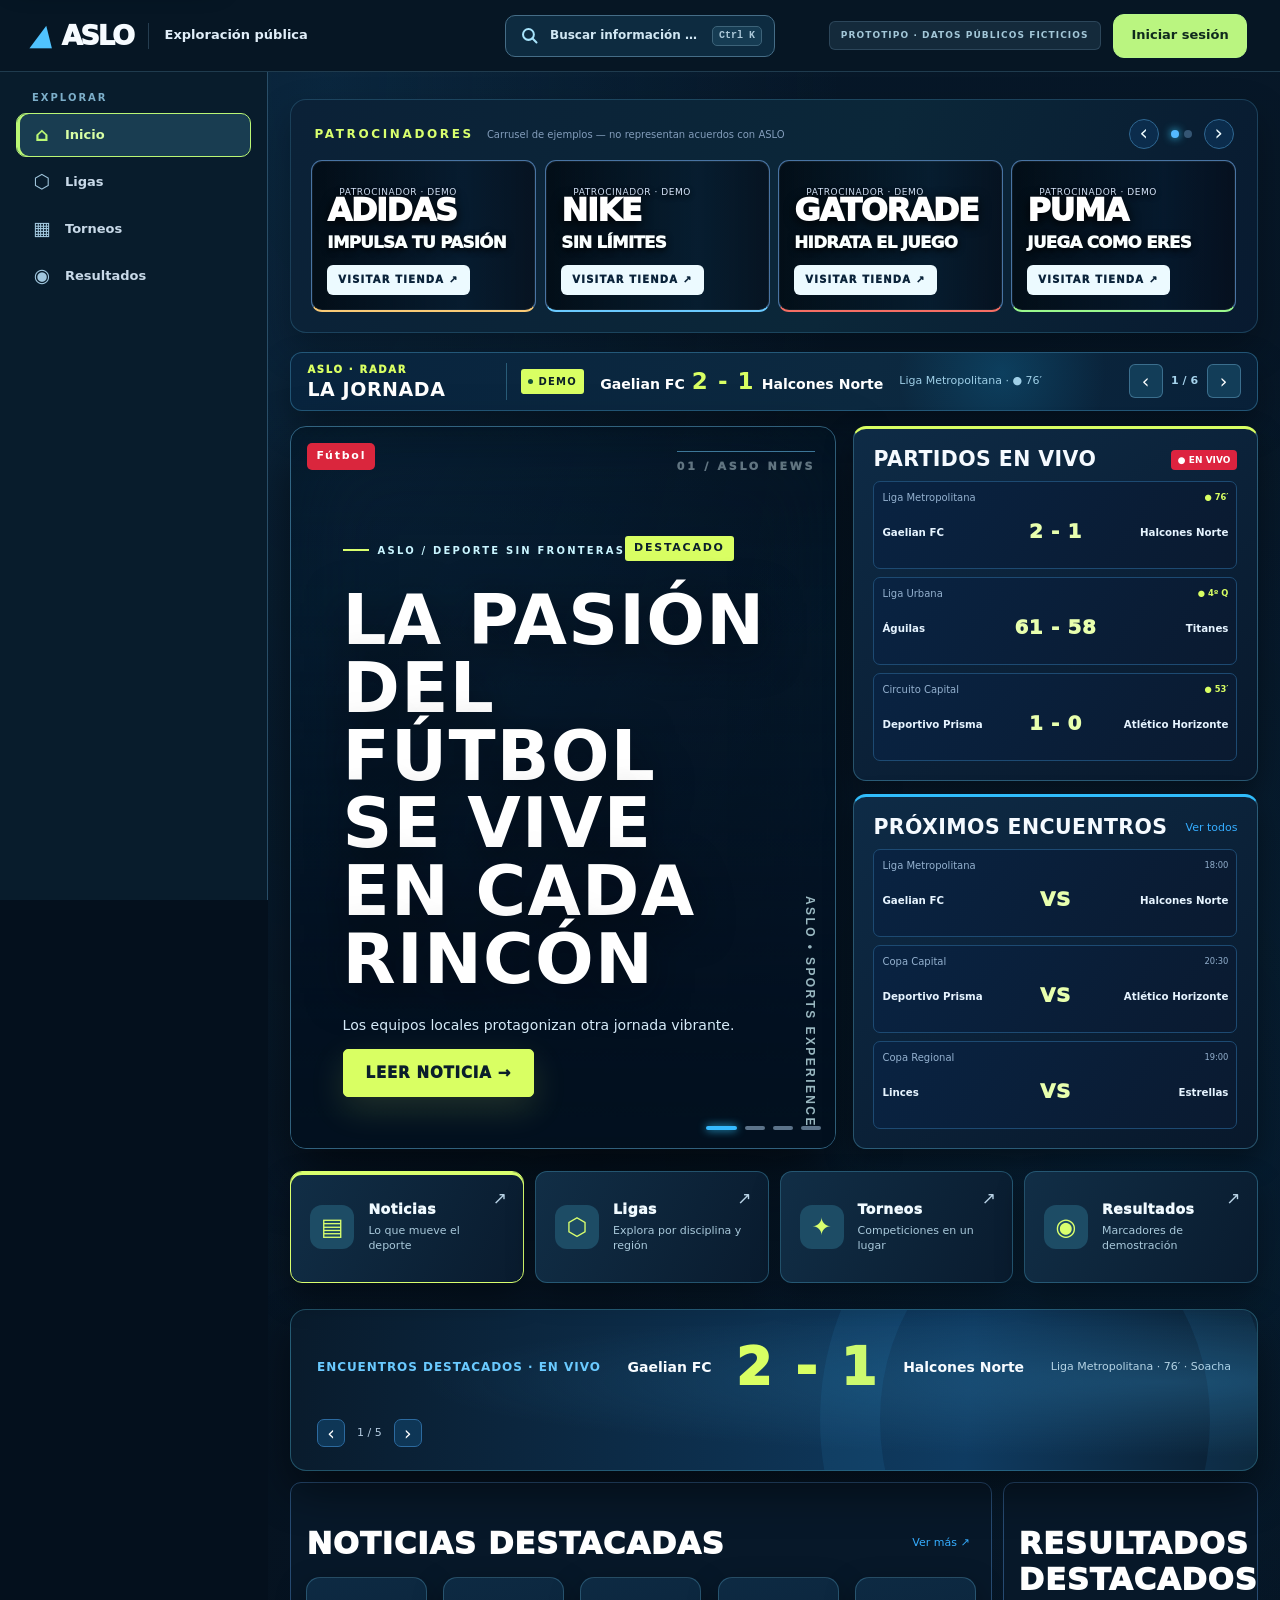
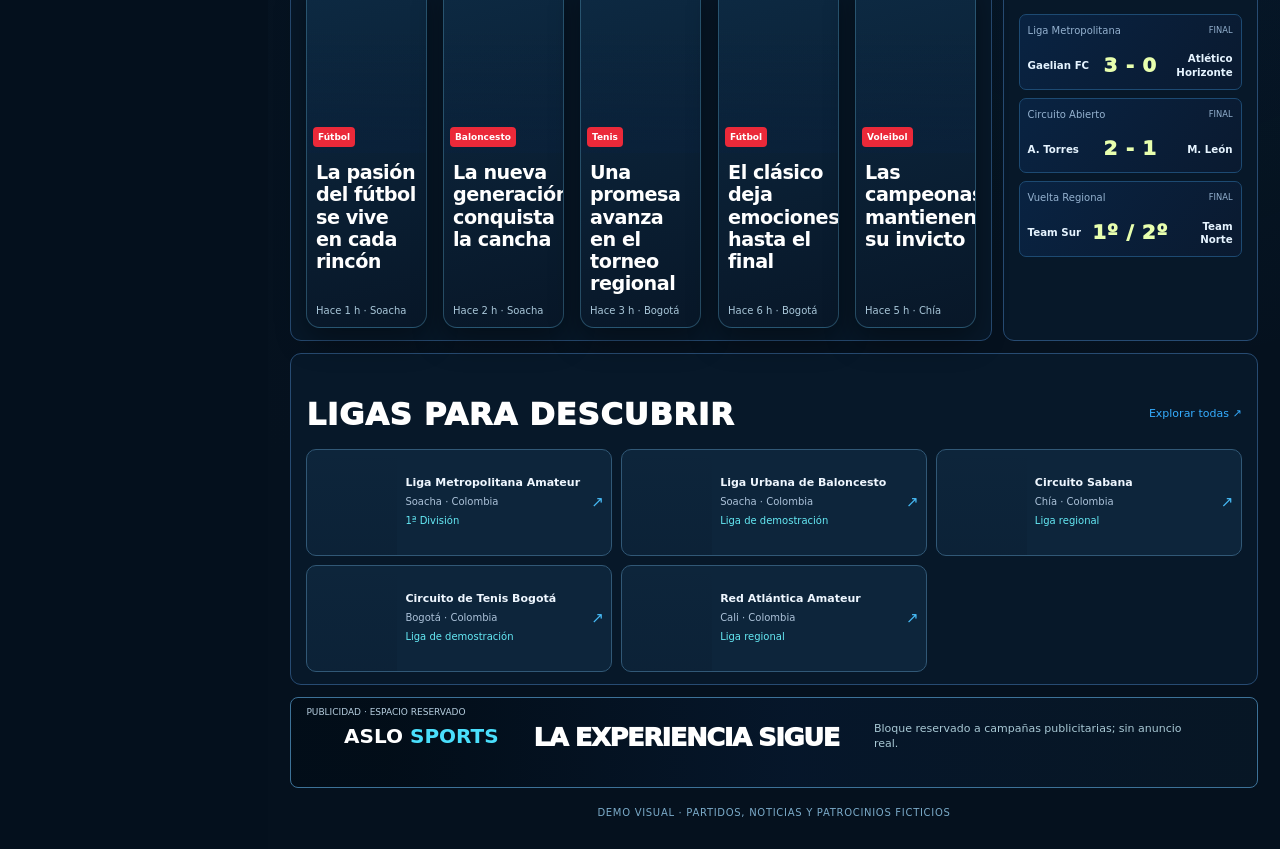
<file: index.html>
<!DOCTYPE html><html lang="es"><head><meta charset="utf-8"><meta name="viewport" content="width=device-width,initial-scale=1"><meta name="theme-color" content="#06182b"><title>asloXP · Noticias</title><link rel="stylesheet" href="assets/styles.css"><link rel="stylesheet" href="assets/preferences.css?v=11"><link rel="stylesheet" href="assets/visitor-v4.css?v=5"><link rel="stylesheet" href="assets/visitor-v5.css?v=6"><link rel="stylesheet" href="assets/organizer-workspace.css?v=13"><link rel="stylesheet" href="assets/organizer-account.css?v=13"><link rel="stylesheet" href="assets/aslo-shell.css?v=3"><link rel="stylesheet" href="assets/visitor-shell.css?v=3"><link rel="stylesheet" href="assets/gaming-experience.css?v=2"><link rel="stylesheet" href="assets/experience-v6.css?v=2"><link rel="stylesheet" href="assets/experience-v7.css?v=1"></head><body data-page="inicio"><noscript>Este prototipo requiere JavaScript.</noscript><script src="assets/auth-v2.js?v=16"></script><script src="assets/aslo-shell.js?v=4"></script><script src="assets/organizer-account.js?v=16"></script><script src="assets/visitor-shell.js?v=3"></script><script src="assets/visitor-v4.js?v=6"></script><script src="assets/gaming-experience.js?v=2"></script><script src="assets/experience-v6.js?v=1"></script><script defer src="assets/experience-v7.js?v=1"></script></body></html>
</file>
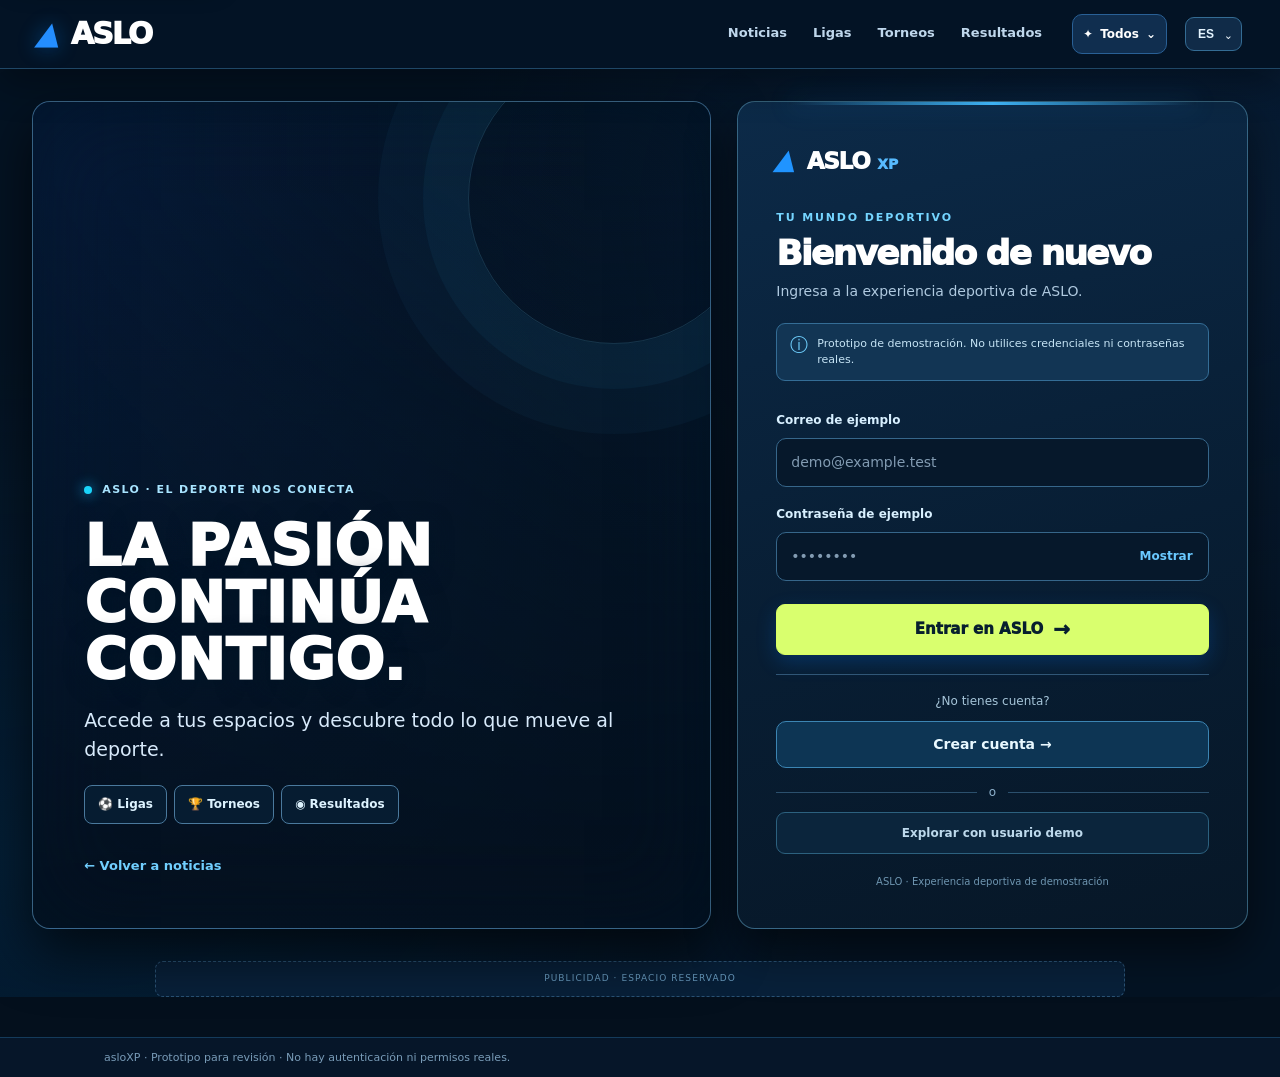
<file: acceso.html>
<!DOCTYPE html><html lang="es"><head><meta charset="utf-8"><meta name="viewport" content="width=device-width,initial-scale=1"><meta name="theme-color" content="#0a1518"><title>asloXP · Iniciar sesión</title><link rel="stylesheet" href="assets/styles.css"><link rel="stylesheet" href="assets/preferences.css?v=11"><link rel="stylesheet" href="assets/visitor-v4.css?v=5"><link rel="stylesheet" href="assets/visitor-v5.css?v=6"><link rel="stylesheet" href="assets/auth-v7.css?v=9"><link rel="stylesheet" href="assets/gaming-experience.css?v=2"><link rel="stylesheet" href="assets/experience-v6.css?v=2"><link rel="stylesheet" href="assets/experience-v7.css?v=1"></head><body data-page="acceso"><noscript>Este prototipo requiere JavaScript.</noscript><script src="assets/auth-v2.js?v=14"></script><script src="assets/visitor-nav.js?v=7"></script><script src="assets/gaming-experience.js?v=2"></script><script src="assets/experience-v7.js?v=1"></script></body></html>
</file>
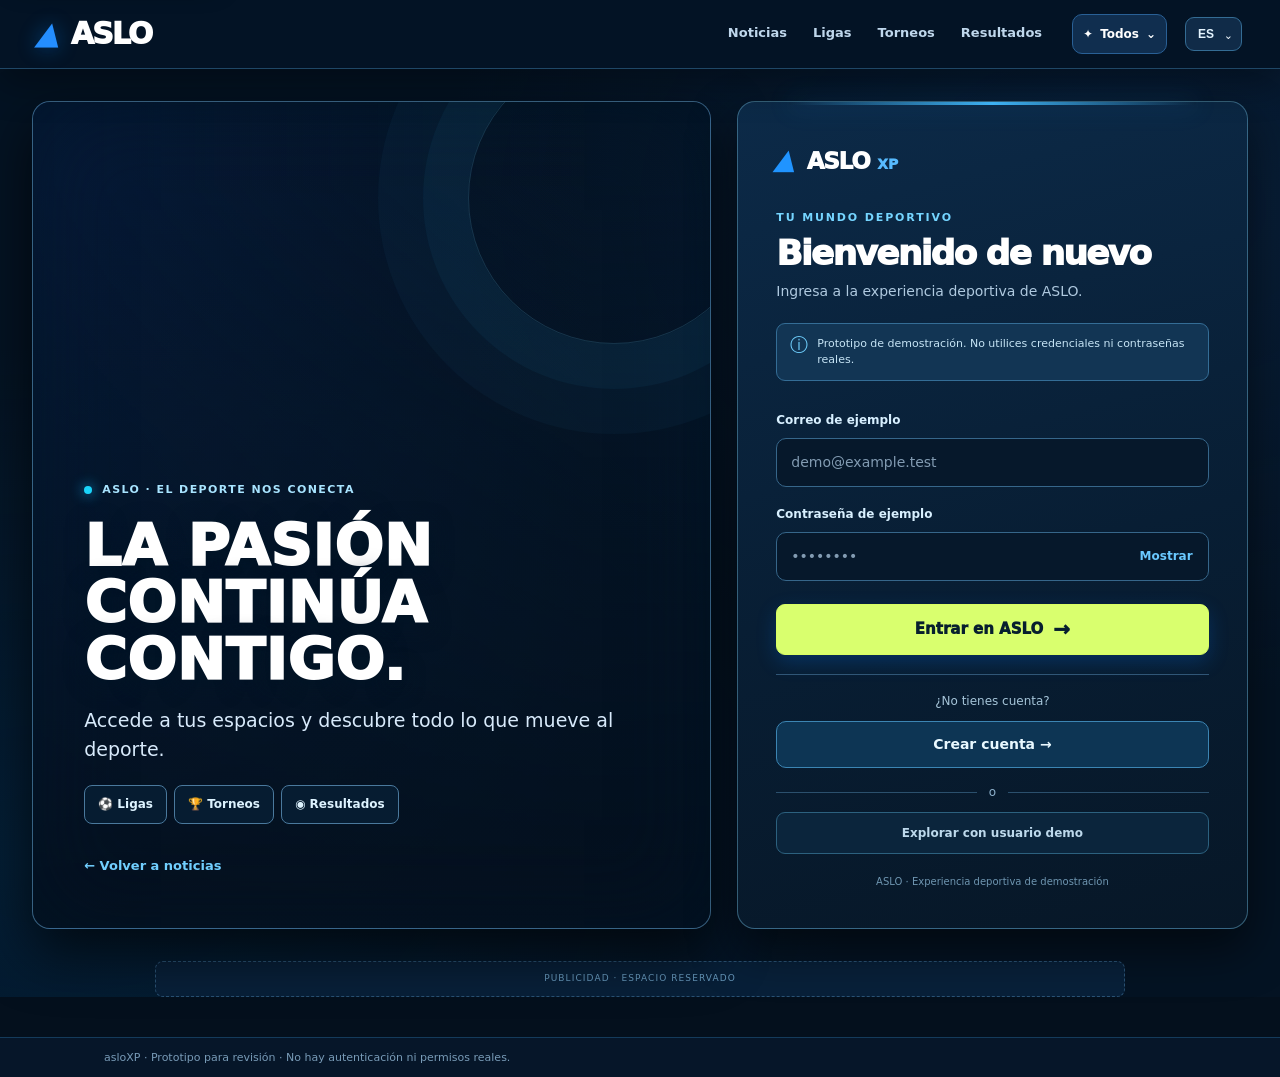
<file: cuenta.html>
<!DOCTYPE html><html lang="es"><head><meta charset="utf-8"><meta name="viewport" content="width=device-width,initial-scale=1"><meta name="theme-color" content="#0a1518"><title>asloXP · Cuenta y configuración</title><link rel="stylesheet" href="assets/styles.css"><link rel="stylesheet" href="assets/preferences.css?v=11"><link rel="stylesheet" href="assets/gaming-experience.css?v=2"><link rel="stylesheet" href="assets/identity-modes.css?v=1"><link rel="stylesheet" href="assets/experience-v6.css?v=2"><link rel="stylesheet" href="assets/experience-v7.css?v=1"></head><body data-page="cuenta"><noscript>Esta demostración requiere JavaScript.</noscript><script src="assets/auth-v2.js?v=14"></script><script src="assets/gaming-experience.js?v=2"></script><script defer src="assets/experience-v7.js?v=1"></script></body></html>
</file>
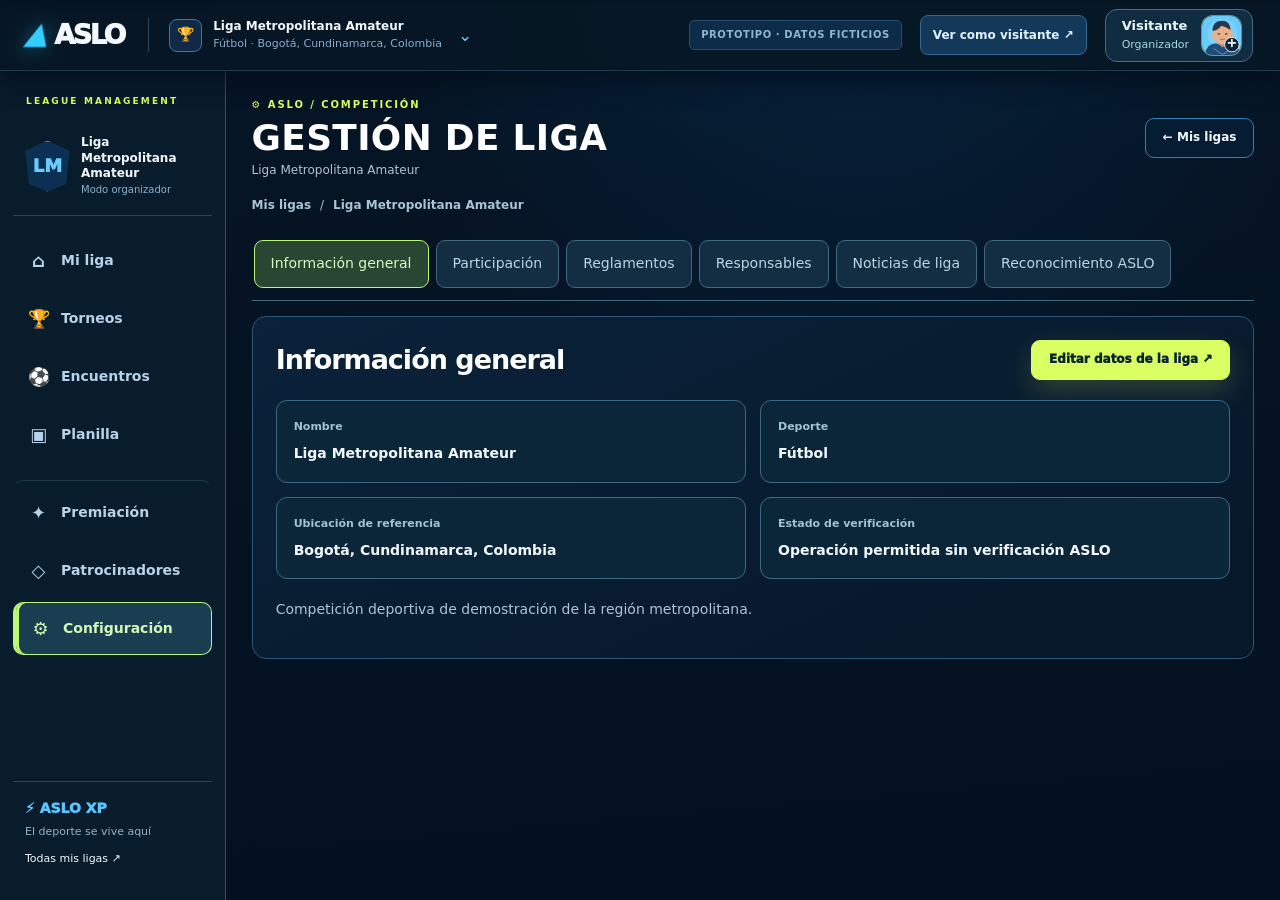
<file: liga-admin.html>
<!DOCTYPE html>
<html lang="es"><head><meta charset="utf-8"><meta name="viewport" content="width=device-width,initial-scale=1"><meta name="theme-color" content="#051324">
<meta name="description" content="Prototipo interactivo del modo organizador de ligas ASLO: experiencia deportiva, torneos, planillas, premios y patrocinadores. Datos ficticios.">
<title>ASLO · Arena del administrador de ligas</title>
<link rel="stylesheet" href="assets/styles.css">
<link rel="stylesheet" href="assets/preferences.css?v=11">
<link rel="stylesheet" href="assets/league-arena.css?v=5">
<link rel="stylesheet" href="assets/gaming-experience.css?v=2">
<link rel="stylesheet" href="assets/experience-v6.css?v=2"><link rel="stylesheet" href="assets/experience-v7.css?v=1"><link rel="stylesheet" href="assets/organizer-detail.css?v=1"><link rel="stylesheet" href="assets/organizer-account.css?v=111"><link rel="stylesheet" href="assets/aslo-shell.css?v=3"><link rel="stylesheet" href="assets/motion-xp10.css?v=1"></head><body data-page="liga-admin"><div id="league-arena"><main style="padding:32px;background:#051324;color:#fff;min-height:90vh"><h1>ASLO · Liga Metropolitana</h1><p>Experiencia deportiva del organizador. Se requiere JavaScript para las interacciones.</p><p><a href="index.html">Volver a Noticias</a></p></main></div><noscript><p>Activa JavaScript para revisar el prototipo.</p></noscript>
<script src="assets/auth-v2.js?v=16"></script>
<script src="assets/league-manager.js?v=2"></script>
<script src="assets/league-arena.js?v=11"></script><script src="assets/organizer-account.js?v=16"></script>
<script src="assets/gaming-experience.js?v=2"></script>
<script src="assets/experience-v6.js?v=1"></script><script src="assets/experience-v7.js?v=1"></script><script src="assets/motion-xp10.js?v=11"></script></body></html>
</file>
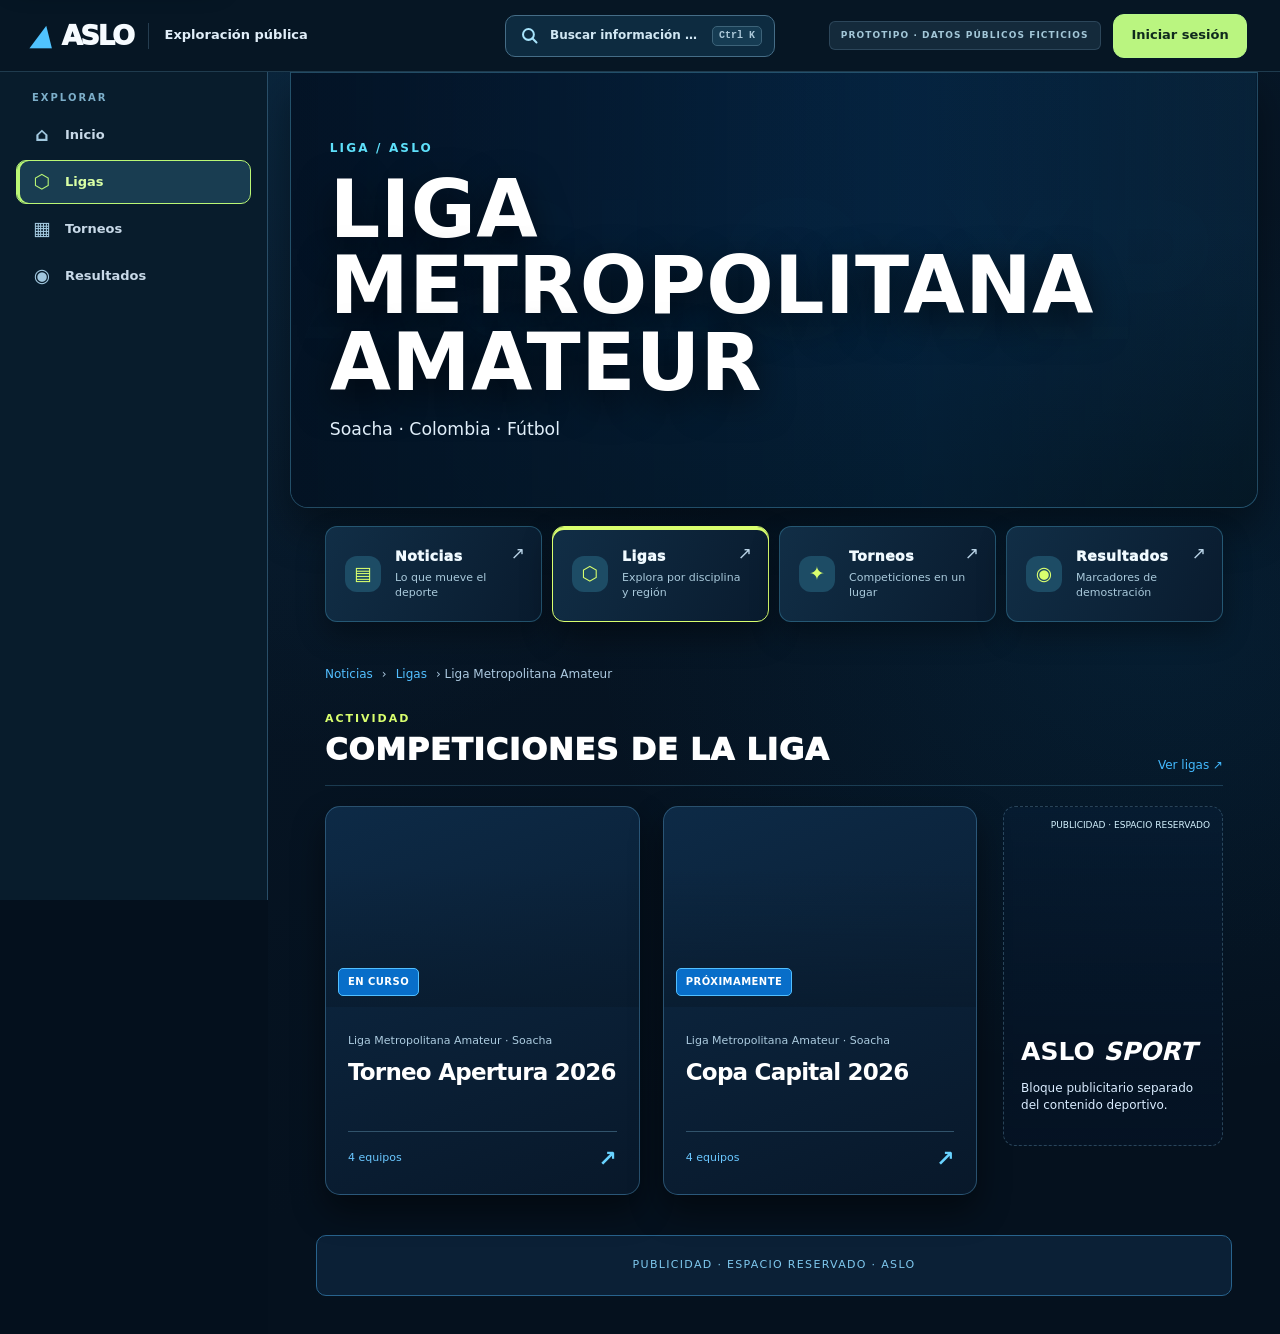
<file: liga.html>
<!DOCTYPE html><html lang="es"><head><meta charset="utf-8"><meta name="viewport" content="width=device-width,initial-scale=1"><meta name="theme-color" content="#06182b"><title>asloXP · Detalle de liga</title><link rel="stylesheet" href="assets/styles.css"><link rel="stylesheet" href="assets/preferences.css?v=11"><link rel="stylesheet" href="assets/visitor-v4.css?v=5"><link rel="stylesheet" href="assets/visitor-v5.css?v=6"><link rel="stylesheet" href="assets/organizer-workspace.css?v=13"><link rel="stylesheet" href="assets/organizer-account.css?v=13"><link rel="stylesheet" href="assets/aslo-shell.css?v=3"><link rel="stylesheet" href="assets/visitor-shell.css?v=3"><link rel="stylesheet" href="assets/gaming-experience.css?v=2"><link rel="stylesheet" href="assets/experience-v6.css?v=2"><link rel="stylesheet" href="assets/experience-v7.css?v=1"></head><body data-page="liga"><noscript>Este prototipo requiere JavaScript.</noscript><script src="assets/auth-v2.js?v=16"></script><script src="assets/aslo-shell.js?v=4"></script><script src="assets/organizer-account.js?v=16"></script><script src="assets/visitor-shell.js?v=3"></script><script src="assets/visitor-pages.js?v=7"></script><script src="assets/gaming-experience.js?v=2"></script><script src="assets/experience-v6.js?v=1"></script><script defer src="assets/experience-v7.js?v=1"></script></body></html>
</file>
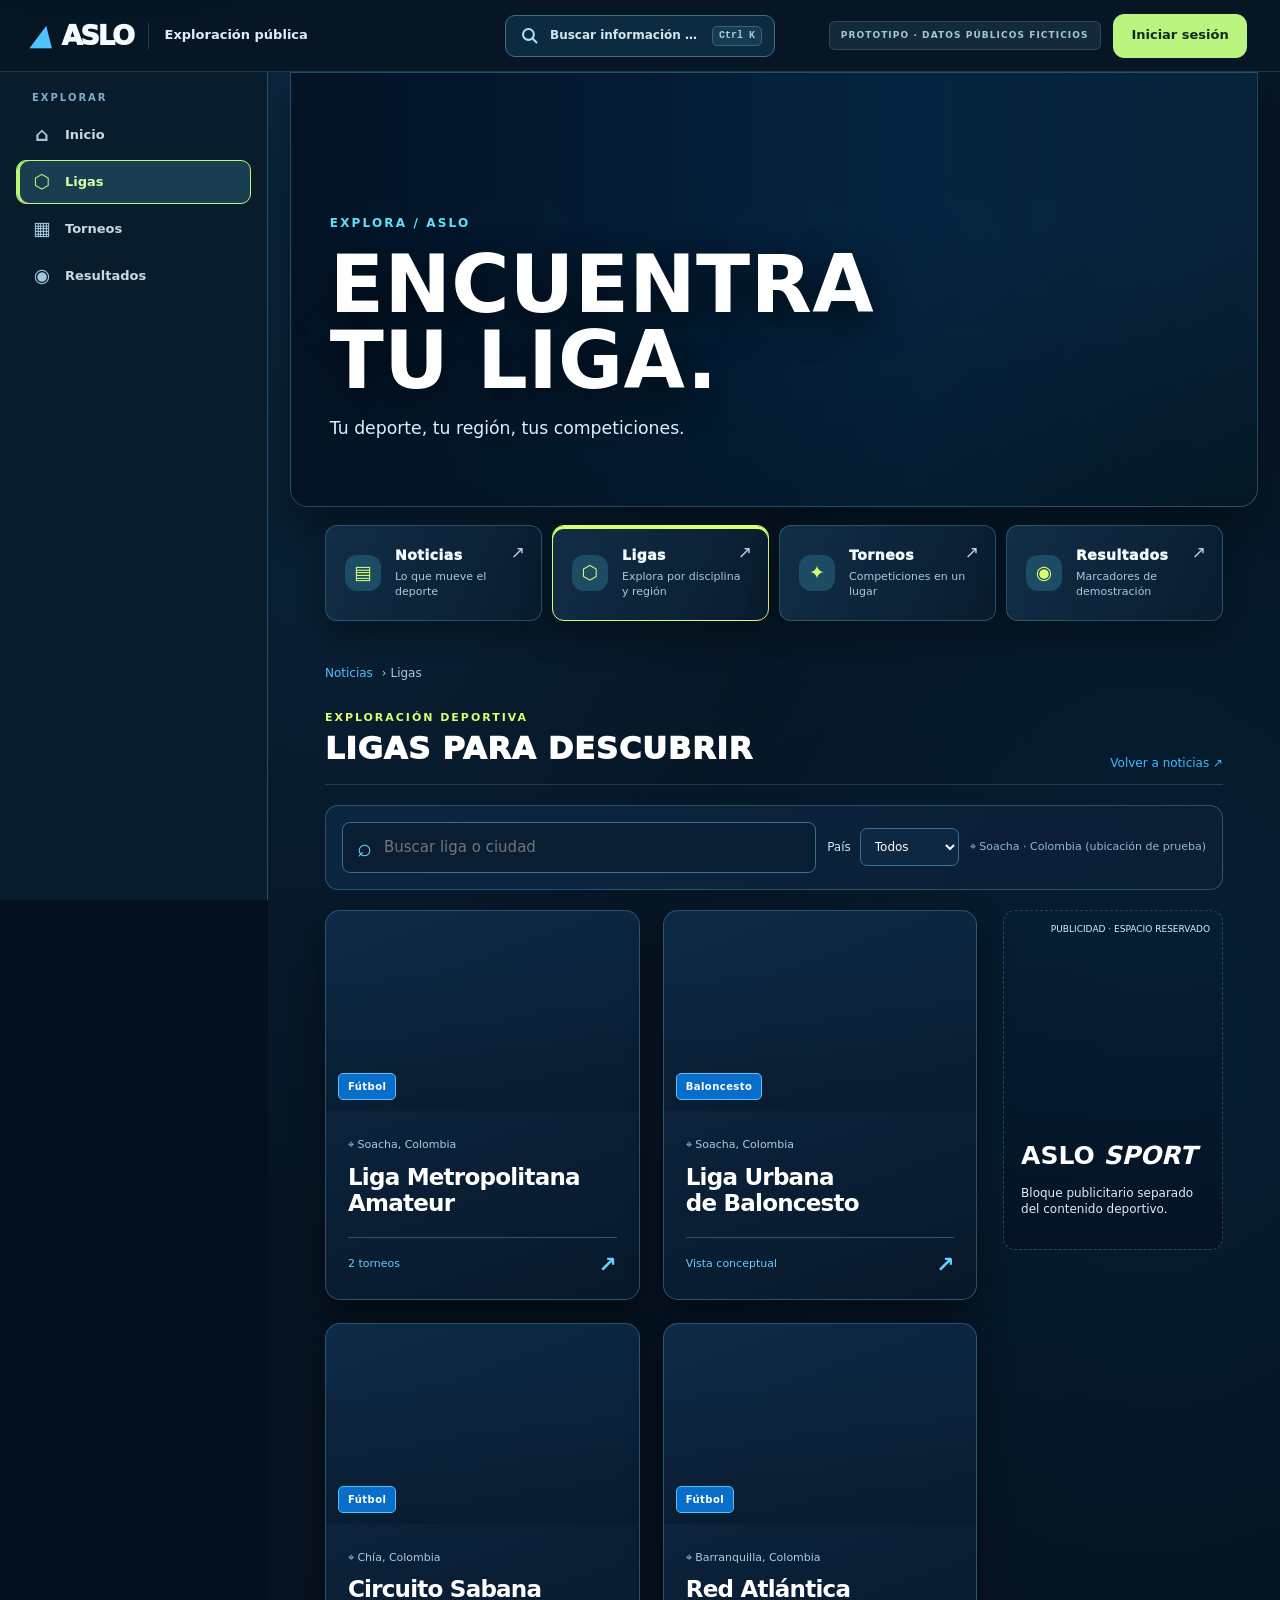
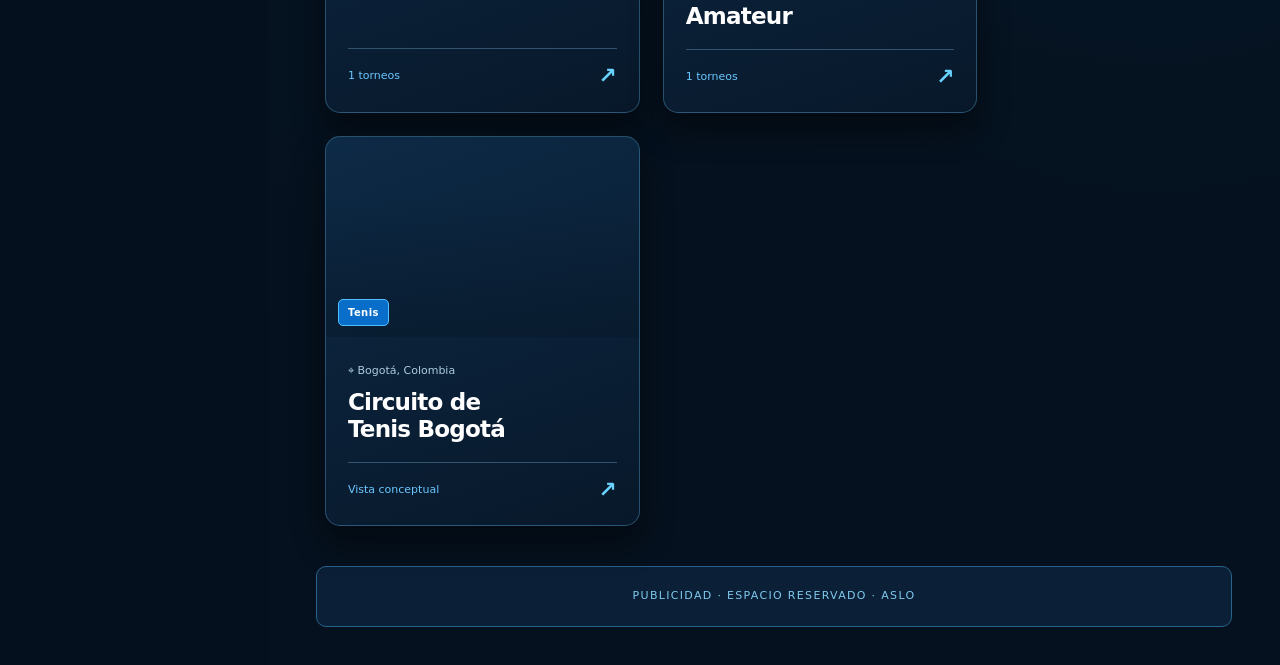
<file: ligas.html>
<!DOCTYPE html><html lang="es"><head><meta charset="utf-8"><meta name="viewport" content="width=device-width,initial-scale=1"><meta name="theme-color" content="#06182b"><title>asloXP · Ligas</title><link rel="stylesheet" href="assets/styles.css"><link rel="stylesheet" href="assets/preferences.css?v=11"><link rel="stylesheet" href="assets/visitor-v4.css?v=5"><link rel="stylesheet" href="assets/visitor-v5.css?v=6"><link rel="stylesheet" href="assets/organizer-workspace.css?v=13"><link rel="stylesheet" href="assets/organizer-account.css?v=13"><link rel="stylesheet" href="assets/aslo-shell.css?v=3"><link rel="stylesheet" href="assets/visitor-shell.css?v=3"><link rel="stylesheet" href="assets/gaming-experience.css?v=2"><link rel="stylesheet" href="assets/experience-v6.css?v=2"><link rel="stylesheet" href="assets/experience-v7.css?v=1"></head><body data-page="ligas"><noscript>Este prototipo requiere JavaScript.</noscript><script src="assets/auth-v2.js?v=16"></script><script src="assets/aslo-shell.js?v=4"></script><script src="assets/organizer-account.js?v=16"></script><script src="assets/visitor-shell.js?v=3"></script><script src="assets/visitor-pages.js?v=7"></script><script src="assets/gaming-experience.js?v=2"></script><script src="assets/experience-v6.js?v=1"></script><script defer src="assets/experience-v7.js?v=1"></script></body></html>
</file>
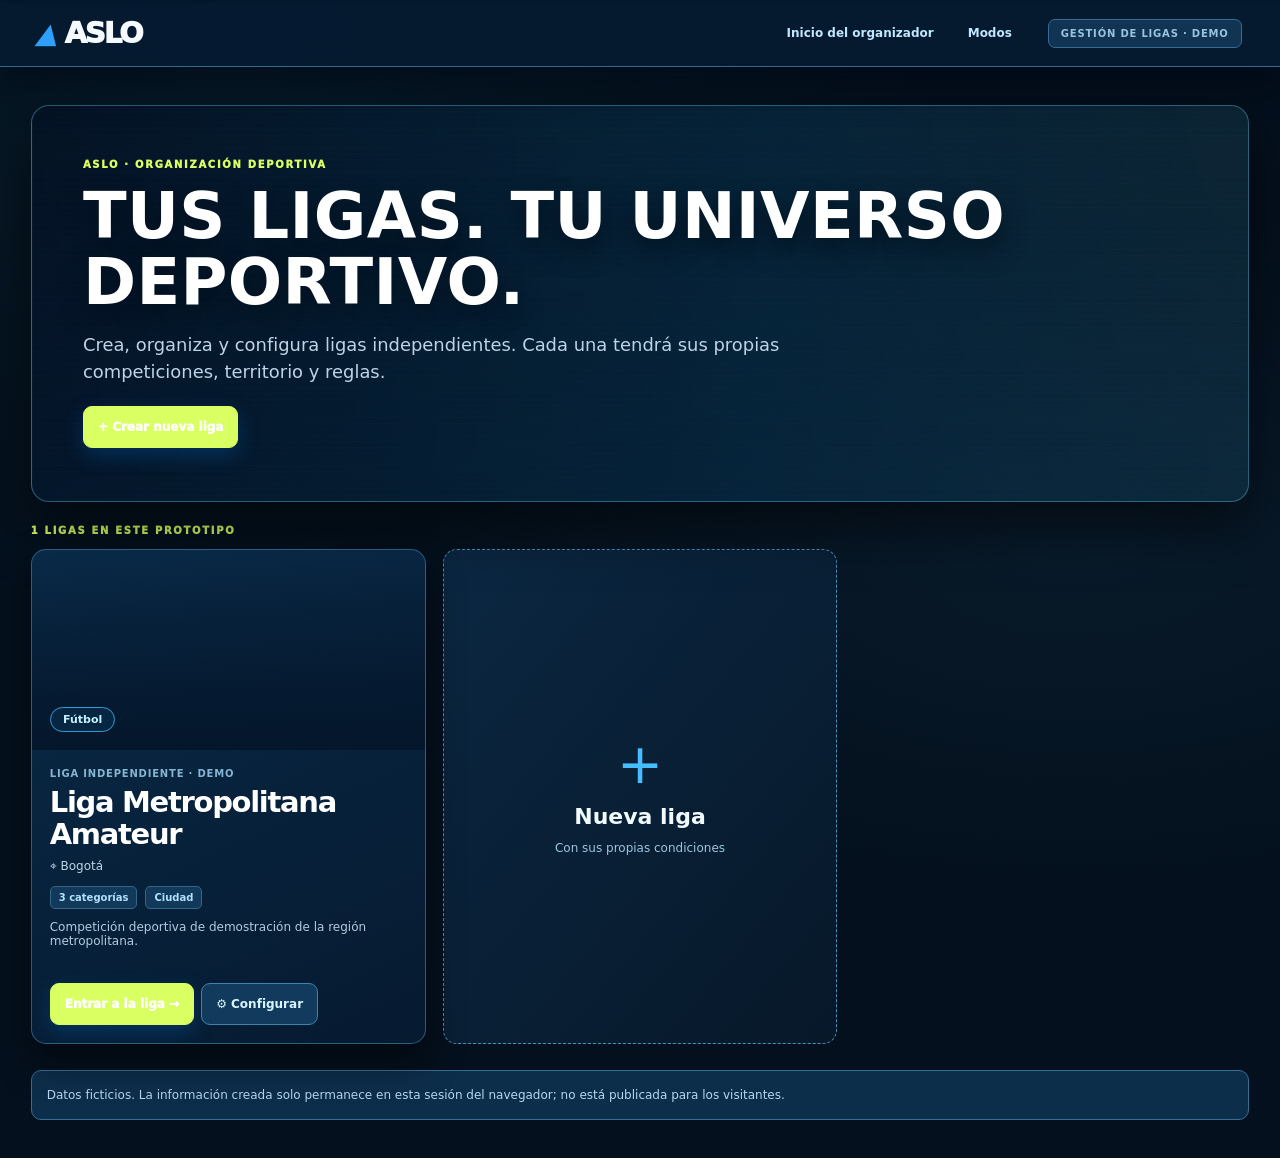
<file: mis-ligas.html>
<!DOCTYPE html><html lang="es"><head><meta charset="utf-8"><meta name="viewport" content="width=device-width,initial-scale=1"><meta name="theme-color" content="#041324"><meta name="description" content="Prototipo ASLO: múltiples ligas, configuración independiente de participación, categorías, edades y territorio. Datos ficticios."><title>ASLO · Mis ligas</title><link rel="stylesheet" href="assets/league-manager.css?v=2"><link rel="stylesheet" href="assets/gaming-experience.css?v=2"><link rel="stylesheet" href="assets/experience-v6.css?v=2"><link rel="stylesheet" href="assets/experience-v7.css?v=1"><link rel="stylesheet" href="assets/motion-xp10.css?v=1"></head><body data-page="mis-ligas"><div id="aslo-league-directory"><main style="padding:28px;color:white"><h1>ASLO · Mis ligas</h1><p>Activa JavaScript para gestionar las ligas de demostración.</p><a href="liga-admin.html">Volver a la liga</a></main></div><script src="assets/auth-v2.js?v=14"></script><script src="assets/league-manager.js?v=2"></script><script src="assets/gaming-experience.js?v=2"></script><script src="assets/experience-v7.js?v=1"></script><script src="assets/motion-xp10.js?v=1"></script></body></html>
</file>
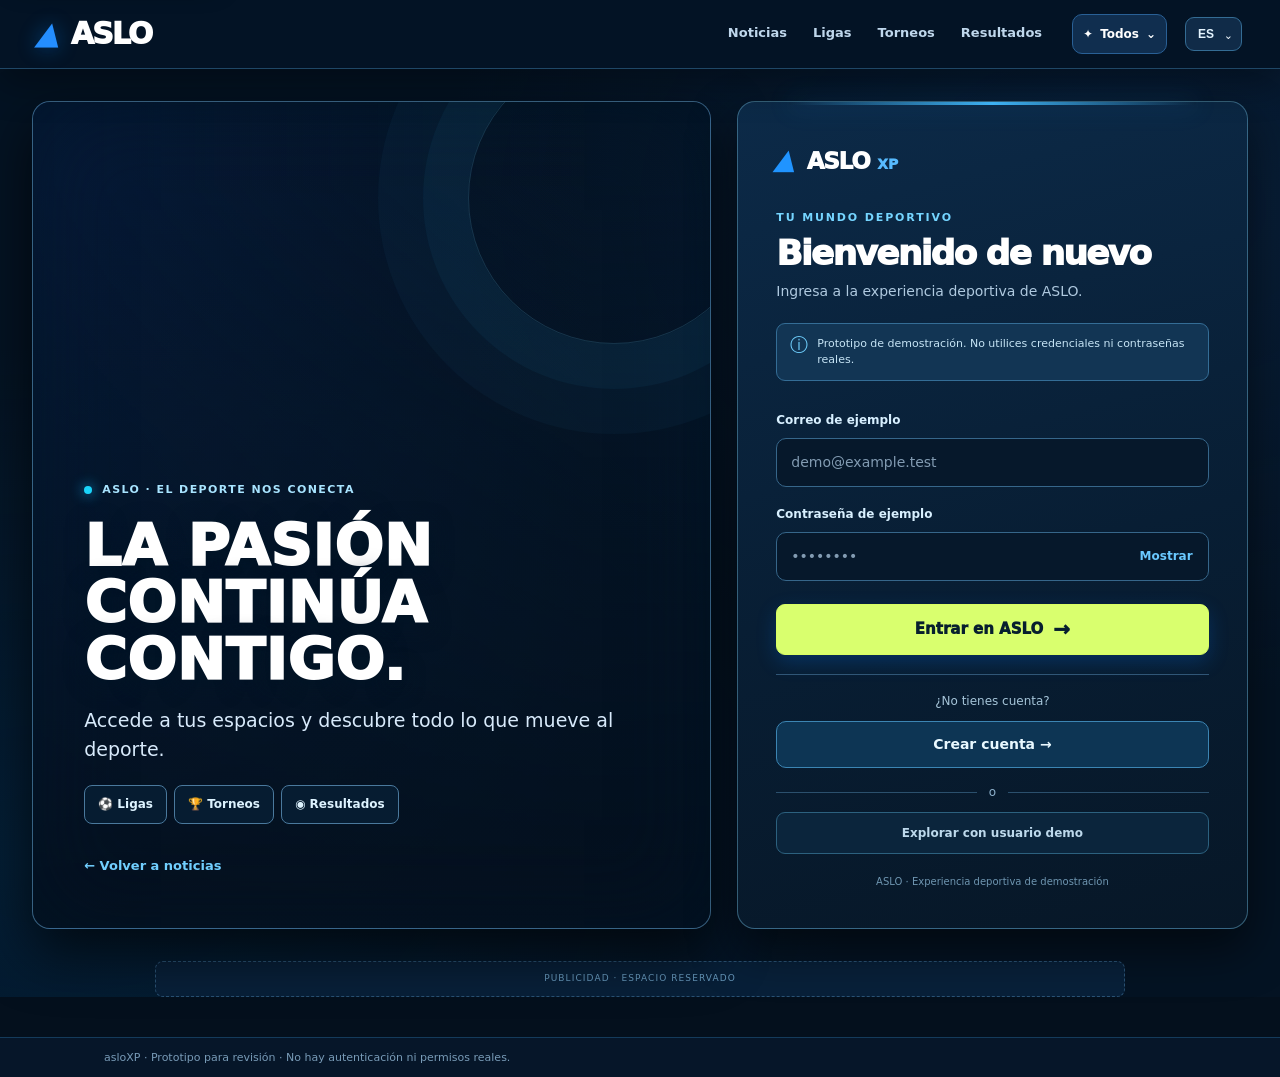
<file: modo.html>
<!DOCTYPE html><html lang="es"><head><meta charset="utf-8"><meta name="viewport" content="width=device-width,initial-scale=1"><meta name="theme-color" content="#0a1518"><title>asloXP · Modo activo</title><link rel="stylesheet" href="assets/styles.css"><link rel="stylesheet" href="assets/preferences.css?v=11"><link rel="stylesheet" href="assets/gaming-experience.css?v=2"><link rel="stylesheet" href="assets/identity-modes.css?v=1"><link rel="stylesheet" href="assets/experience-v6.css?v=2"><link rel="stylesheet" href="assets/experience-v7.css?v=1"><link rel="stylesheet" href="assets/motion-xp10.css?v=1"><link rel="stylesheet" href="assets/organizer-workspace.css?v=13"><link rel="stylesheet" href="assets/organizer-account.css?v=13"><link rel="stylesheet" href="assets/aslo-shell.css?v=3"><script defer src="assets/aslo-shell.js?v=4"></script>
<script defer src="assets/auth-v2.js?v=16"></script>
<script defer src="assets/organizer-account.js?v=16"></script>
<script defer src="assets/motion-xp10.js?v=11"></script></head><body data-page="modo"><noscript>Esta demostración requiere JavaScript.</noscript></body></html>
</file>
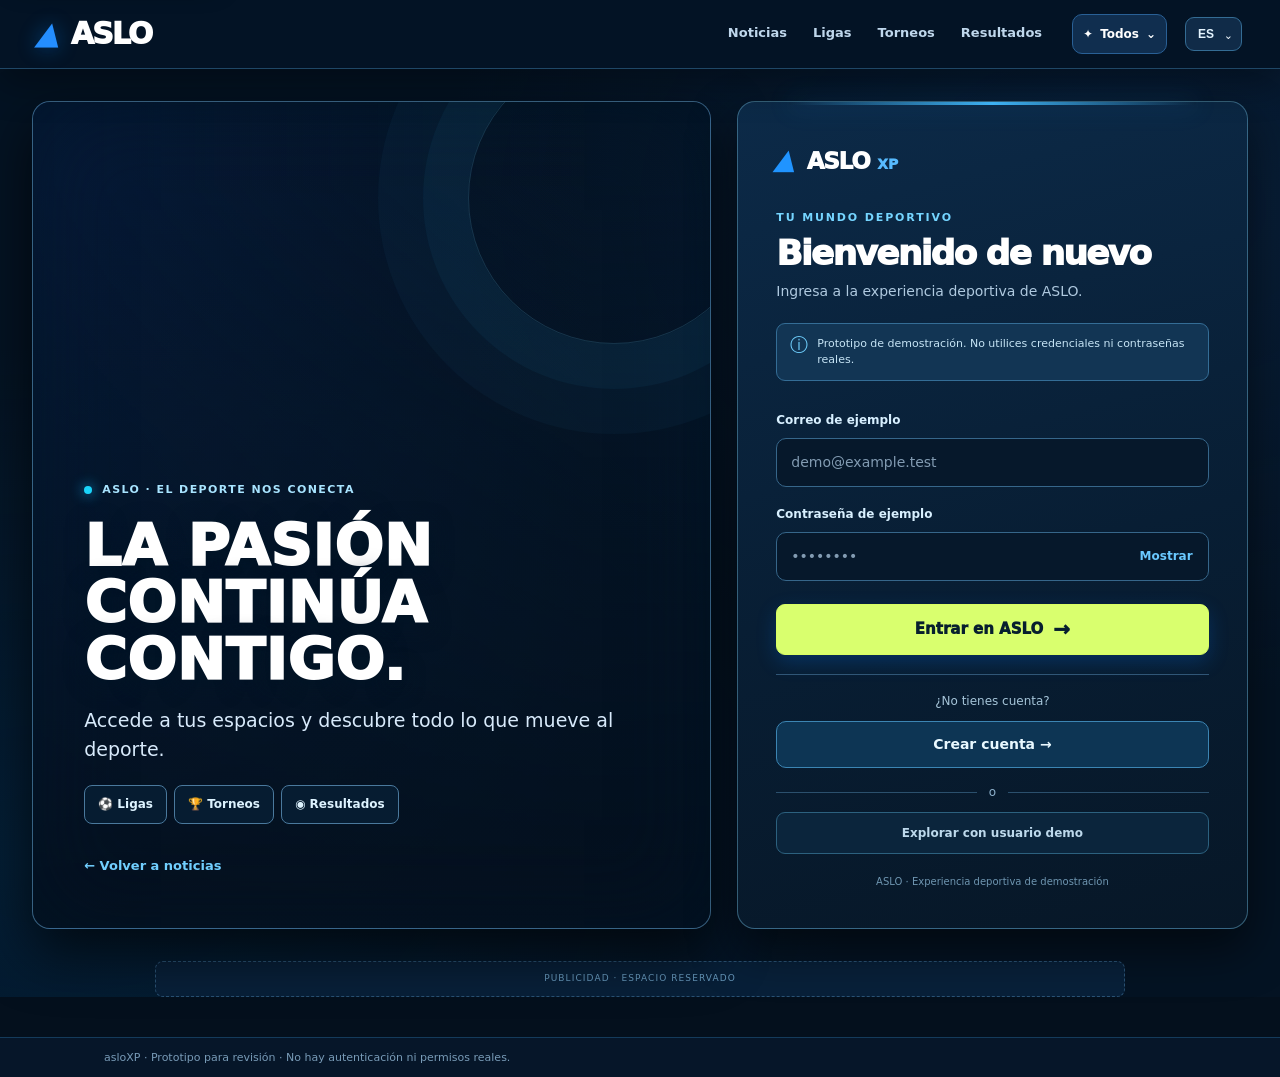
<file: modos.html>
<!DOCTYPE html><html lang="es"><head><meta charset="utf-8"><meta name="viewport" content="width=device-width,initial-scale=1"><meta name="theme-color" content="#0a1518"><title>asloXP · Mis modos</title><link rel="stylesheet" href="assets/styles.css"><link rel="stylesheet" href="assets/preferences.css?v=11"><link rel="stylesheet" href="assets/gaming-experience.css?v=2"><link rel="stylesheet" href="assets/identity-modes.css?v=1"><link rel="stylesheet" href="assets/experience-v6.css?v=2"><link rel="stylesheet" href="assets/experience-v7.css?v=1"><link rel="stylesheet" href="assets/motion-xp10.css?v=1"></head><body data-page="modos"><noscript>Este prototipo requiere JavaScript.</noscript><script src="assets/auth-v2.js?v=14"></script><script src="assets/gaming-experience.js?v=2"></script><script src="assets/experience-v7.js?v=1"></script><script src="assets/motion-xp10.js?v=1"></script></body></html>
</file>
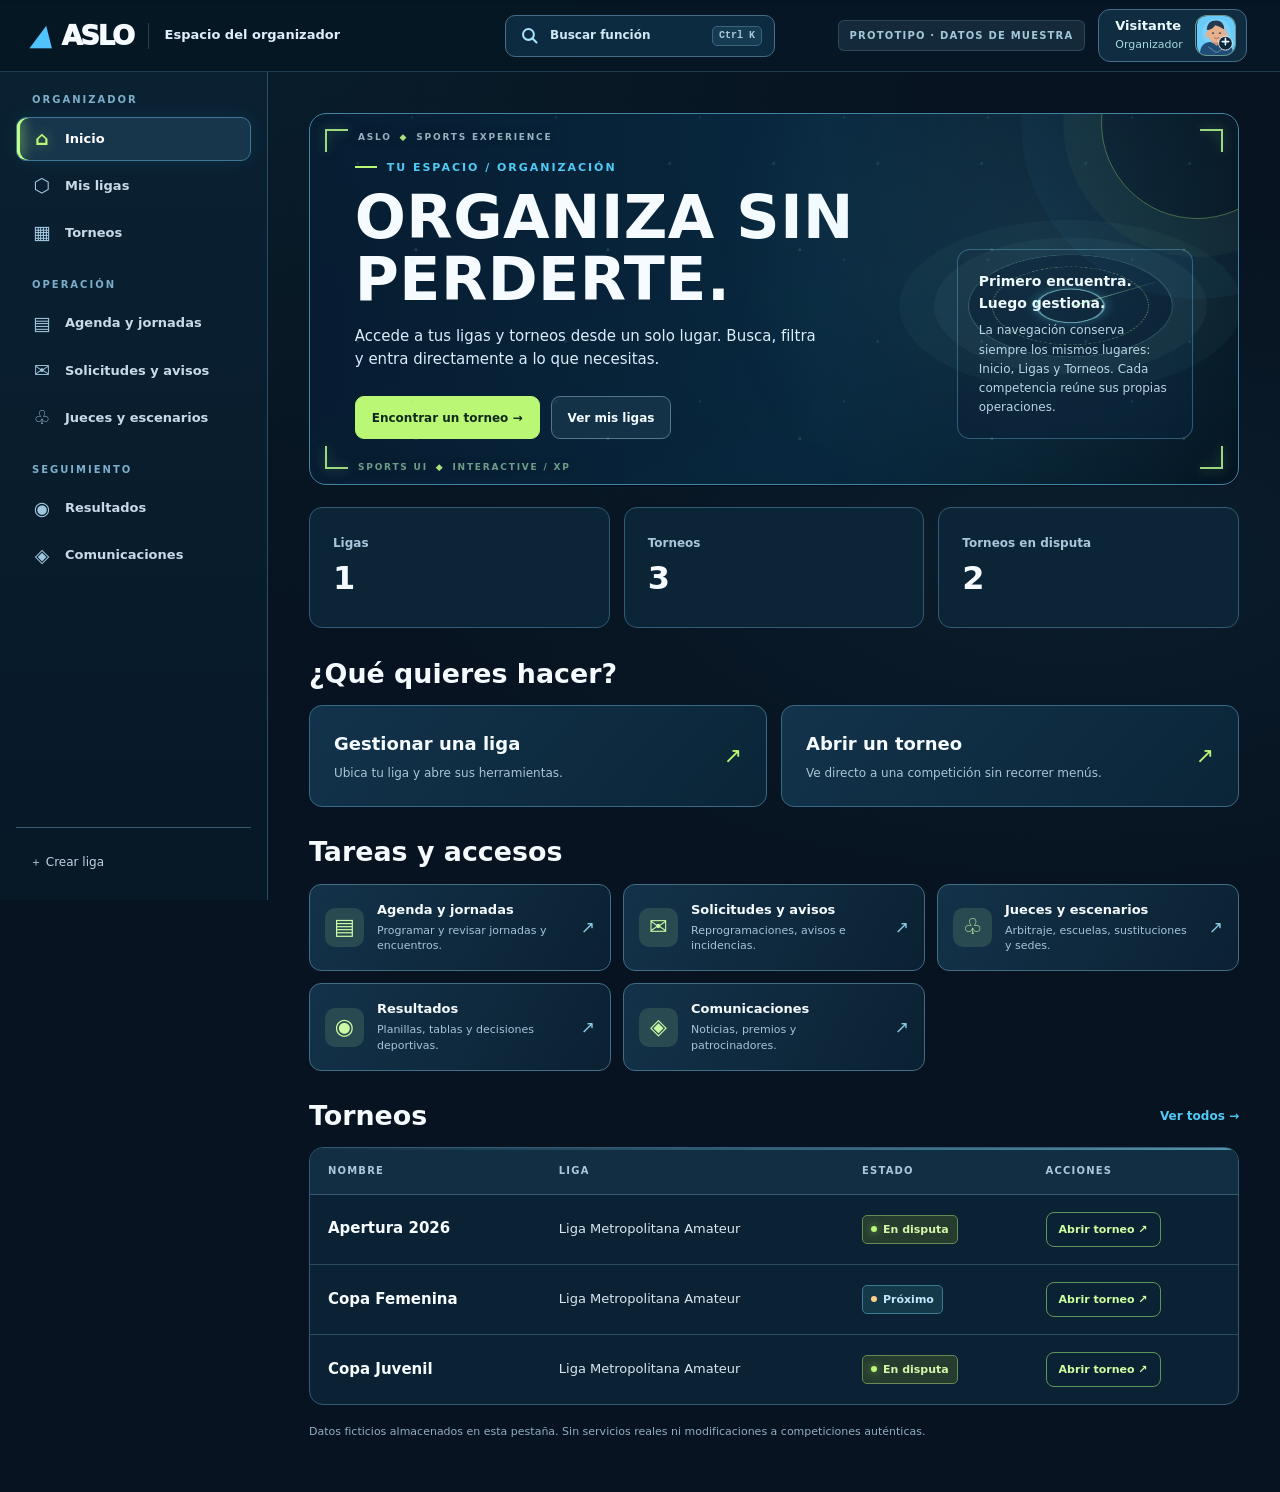
<file: organizador.html>
<!doctype html>
<html lang="es">
<head>
<meta charset="utf-8">
<meta name="viewport" content="width=device-width, initial-scale=1">
<meta name="theme-color" content="#061524">
<meta name="description" content="ASLO · Espacio de trabajo del organizador. Prototipo interactivo con búsquedas, filtros y navegación directa.">
<title>ASLO · Organizador</title>
<link rel="stylesheet" href="assets/organizer-workspace.css?v=13">
<link rel="stylesheet" href="assets/aslo-shell.css?v=3">
<link rel="stylesheet" href="assets/motion-xp10.css?v=1">
</head>
<body data-page="organizador">
<a class="ow-skip" href="#ow-main">Saltar al contenido</a>
<div id="ow-app"><main class="ow-initial">Activa JavaScript para abrir el espacio del organizador.</main></div>
<dialog class="ow-task-dialog" id="ow-task-dialog" aria-labelledby="ow-task-heading">
 <div class="ow-task-dialog-head"><div><span class="ow-eyebrow">NAVEGACIÓN POR TAREA</span><h2 id="ow-task-heading">¿Qué necesitas hacer?</h2></div><button type="button" class="ow-task-close" id="ow-task-close" aria-label="Cerrar búsqueda">×</button></div>
 <label class="ow-task-search-label" for="ow-task-search">Buscar una función</label>
 <input id="ow-task-search" type="search" autocomplete="off" placeholder="Ej.: reemplazar equipo, juez, reglamento, planilla">
 <div id="ow-task-results" class="ow-task-results" role="status" aria-live="polite"></div>
 <p class="ow-task-foot">Selecciona una tarea. ASLO te llevará a elegir la liga o el torneo adecuado.</p>
</dialog>
<script src="assets/auth-v2.js?v=16"></script>
<script src="assets/league-manager.js?v=2"></script>
<script src="assets/aslo-shell.js?v=4"></script>
<script src="assets/organizer-shell-init.js?v=1"></script>
<script src="assets/organizer-workspace.js?v=13"></script>
<script src="assets/organizer-task-finder.js?v=1"></script>
<script src="assets/organizer-account.js?v=16"></script><script src="assets/motion-xp10.js?v=11"></script>
</body>
</html>
</file>
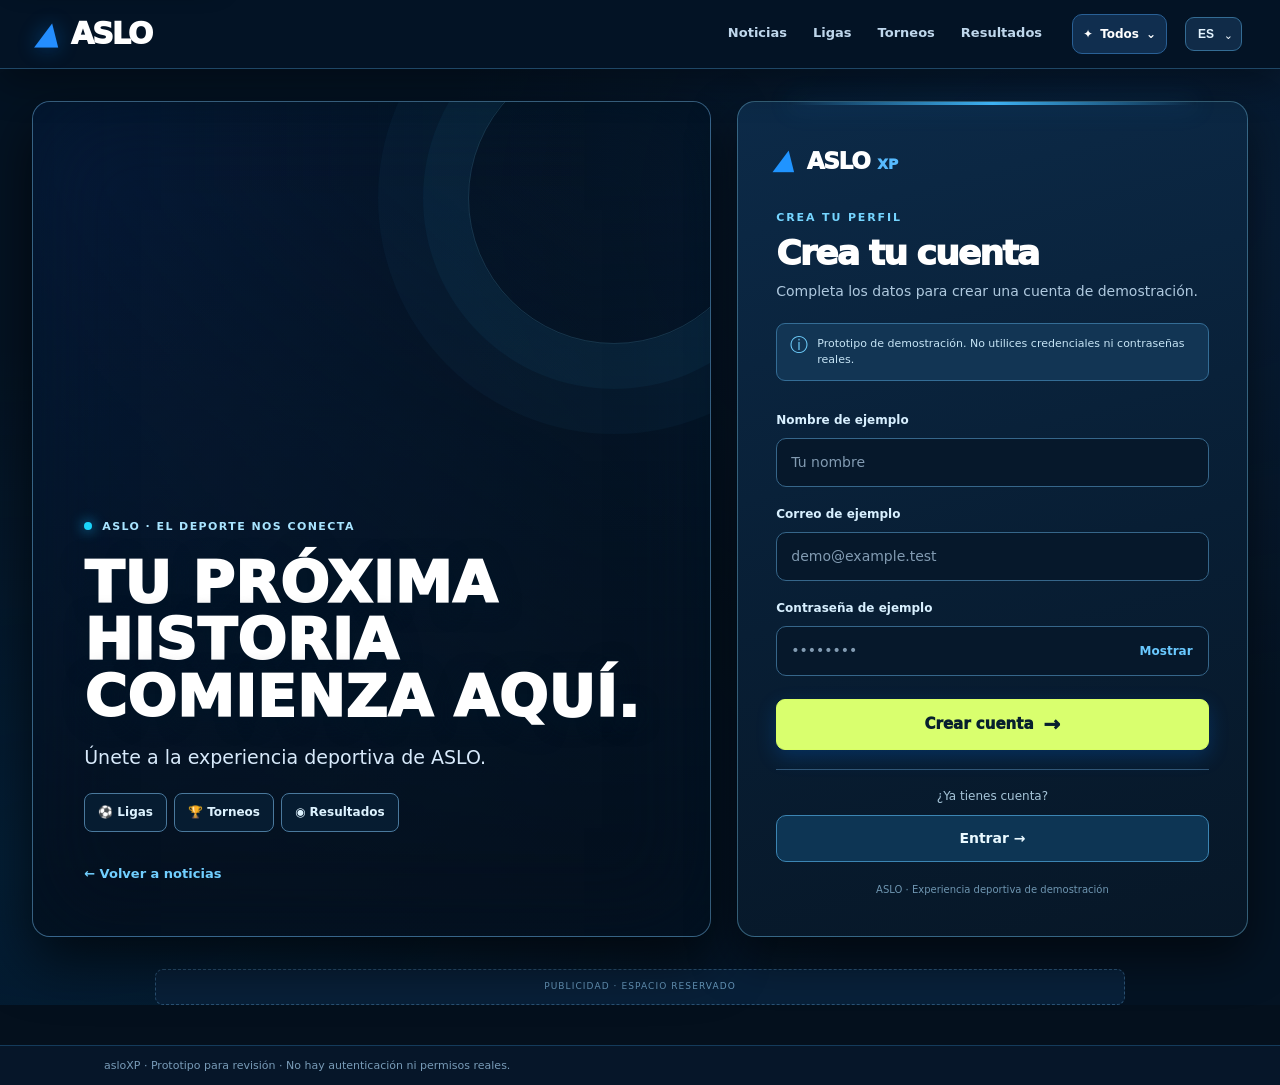
<file: registro.html>
<!DOCTYPE html><html lang="es"><head><meta charset="utf-8"><meta name="viewport" content="width=device-width,initial-scale=1"><meta name="theme-color" content="#0a1518"><title>asloXP · Crear cuenta</title><link rel="stylesheet" href="assets/styles.css"><link rel="stylesheet" href="assets/preferences.css?v=11"><link rel="stylesheet" href="assets/visitor-v4.css?v=5"><link rel="stylesheet" href="assets/visitor-v5.css?v=6"><link rel="stylesheet" href="assets/auth-v7.css?v=9"><link rel="stylesheet" href="assets/gaming-experience.css?v=2"><link rel="stylesheet" href="assets/experience-v6.css?v=2"><link rel="stylesheet" href="assets/experience-v7.css?v=1"></head><body data-page="registro"><noscript>Este prototipo requiere JavaScript.</noscript><script src="assets/auth-v2.js?v=14"></script><script src="assets/visitor-nav.js?v=7"></script><script src="assets/gaming-experience.js?v=2"></script><script src="assets/experience-v7.js?v=1"></script></body></html>
</file>
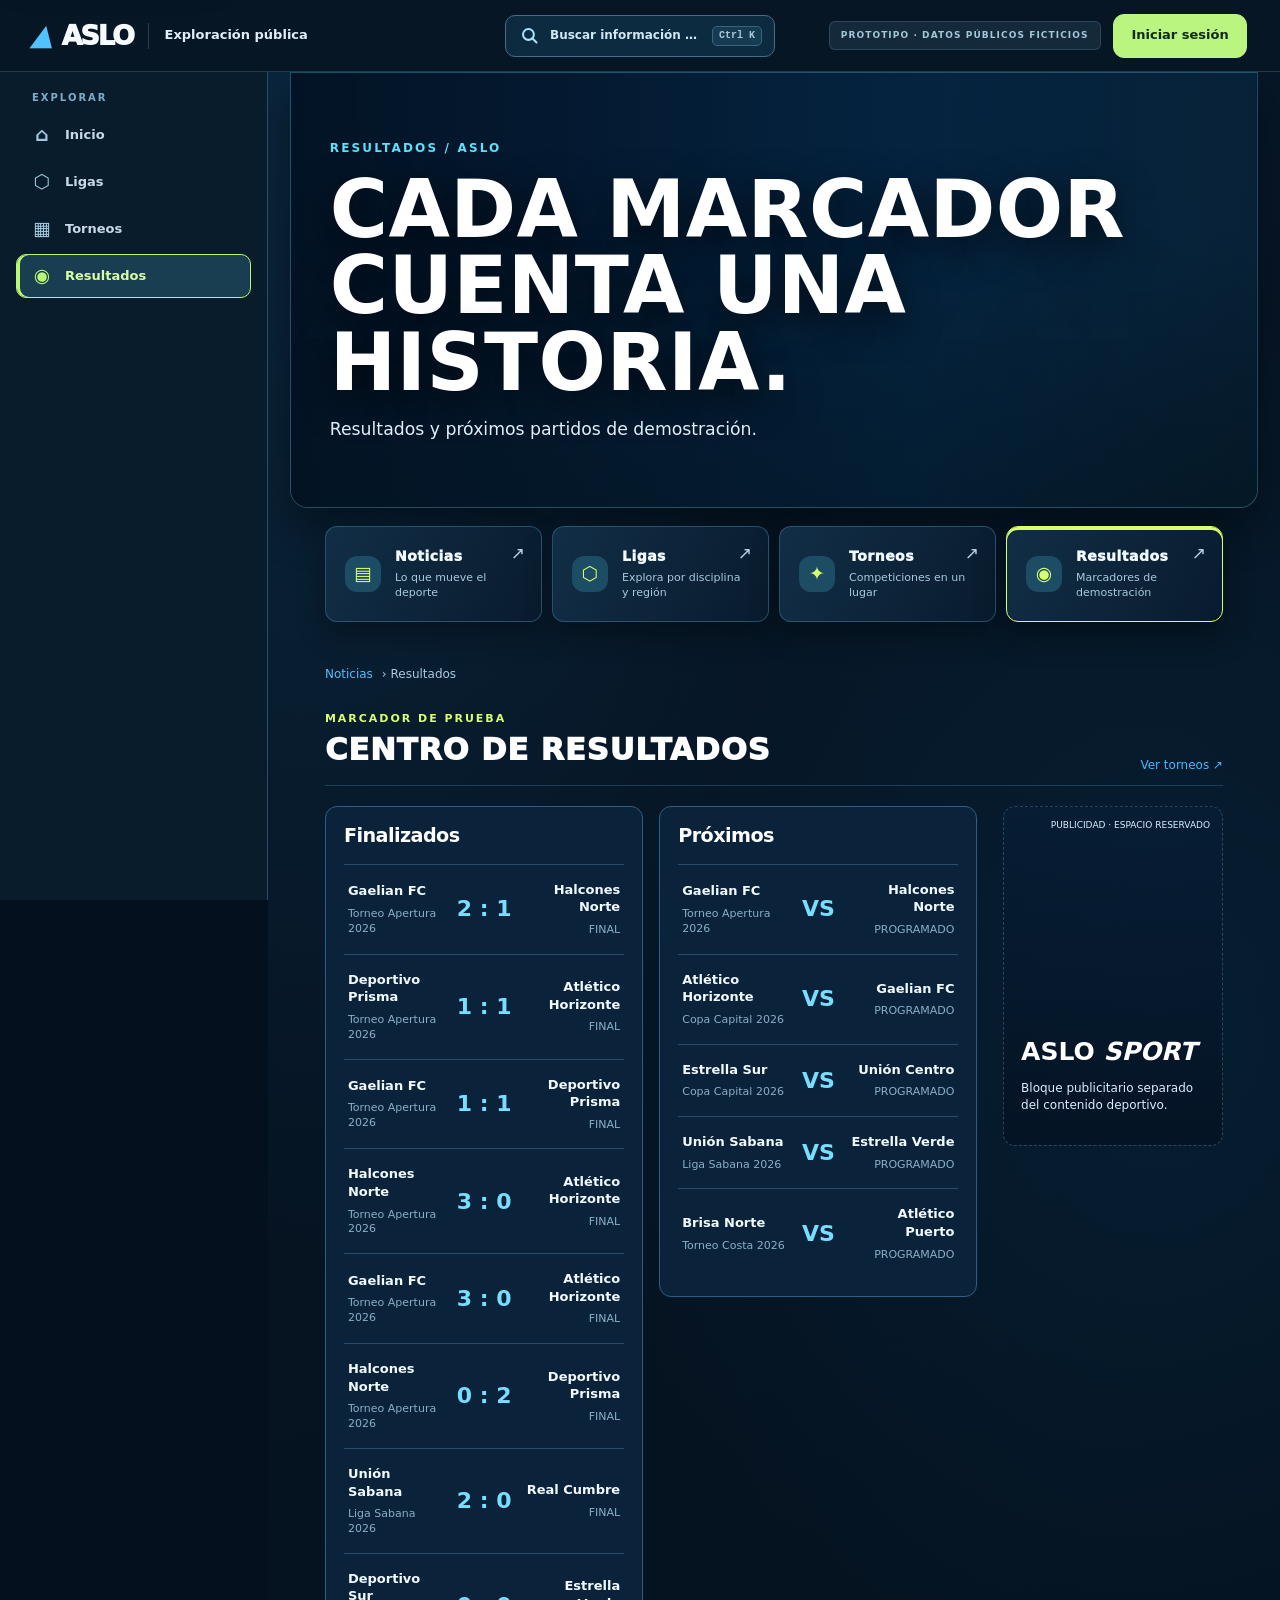
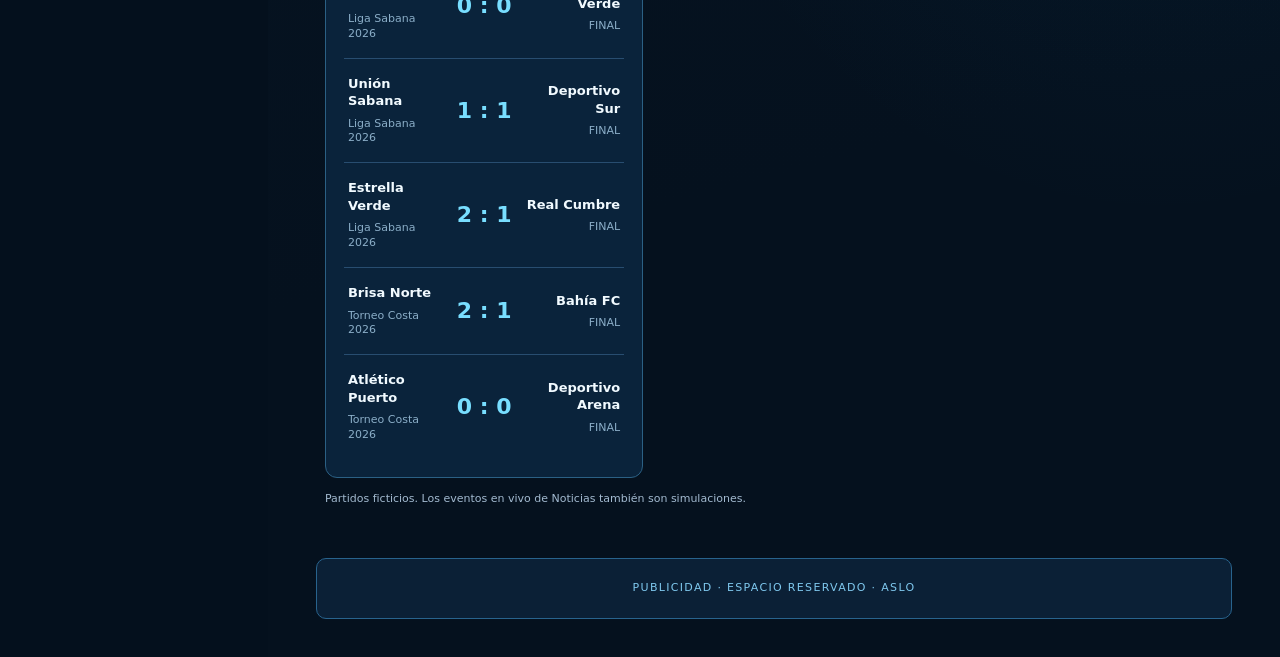
<file: resultados.html>
<!DOCTYPE html><html lang="es"><head><meta charset="utf-8"><meta name="viewport" content="width=device-width,initial-scale=1"><meta name="theme-color" content="#06182b"><title>asloXP · Resultados</title><link rel="stylesheet" href="assets/styles.css"><link rel="stylesheet" href="assets/preferences.css?v=11"><link rel="stylesheet" href="assets/visitor-v4.css?v=5"><link rel="stylesheet" href="assets/visitor-v5.css?v=6"><link rel="stylesheet" href="assets/organizer-workspace.css?v=13"><link rel="stylesheet" href="assets/organizer-account.css?v=13"><link rel="stylesheet" href="assets/aslo-shell.css?v=3"><link rel="stylesheet" href="assets/visitor-shell.css?v=3"><link rel="stylesheet" href="assets/gaming-experience.css?v=2"><link rel="stylesheet" href="assets/experience-v6.css?v=2"><link rel="stylesheet" href="assets/experience-v7.css?v=1"></head><body data-page="resultados"><noscript>Este prototipo requiere JavaScript.</noscript><script src="assets/auth-v2.js?v=16"></script><script src="assets/aslo-shell.js?v=4"></script><script src="assets/organizer-account.js?v=16"></script><script src="assets/visitor-shell.js?v=3"></script><script src="assets/visitor-pages.js?v=7"></script><script src="assets/gaming-experience.js?v=2"></script><script src="assets/experience-v6.js?v=1"></script><script defer src="assets/experience-v7.js?v=1"></script></body></html>
</file>
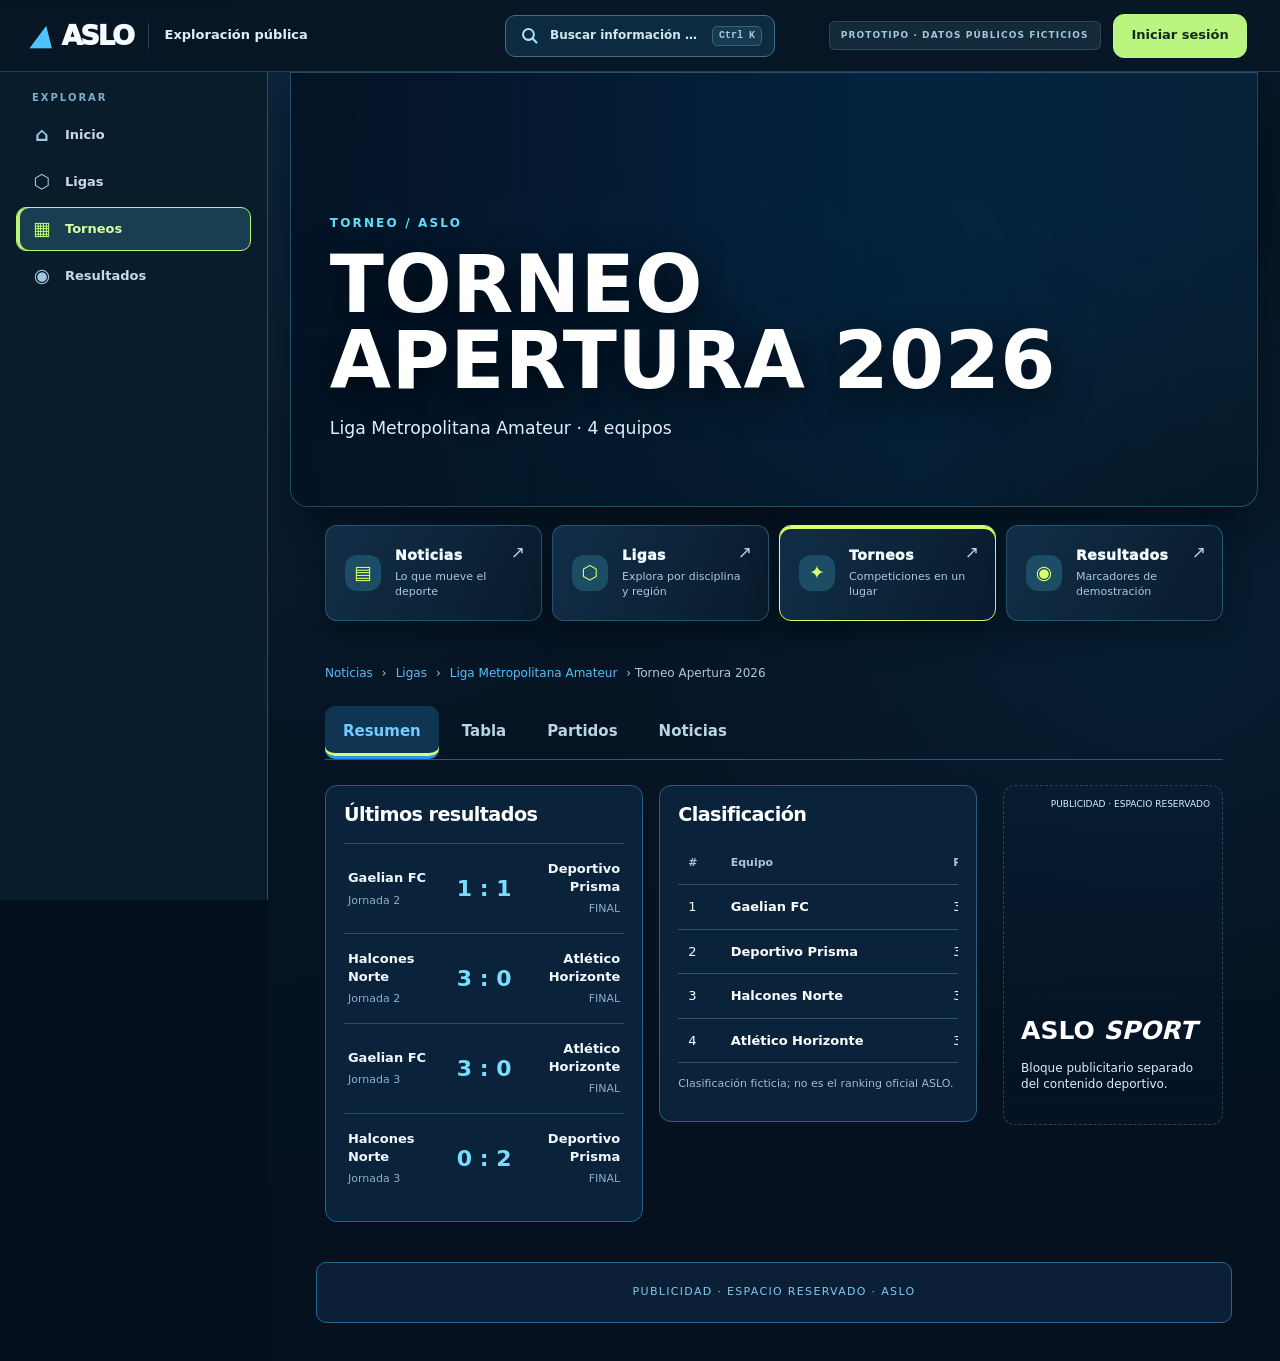
<file: torneo.html>
<!DOCTYPE html><html lang="es"><head><meta charset="utf-8"><meta name="viewport" content="width=device-width,initial-scale=1"><meta name="theme-color" content="#06182b"><title>asloXP · Detalle de torneo</title><link rel="stylesheet" href="assets/styles.css"><link rel="stylesheet" href="assets/preferences.css?v=11"><link rel="stylesheet" href="assets/visitor-v4.css?v=5"><link rel="stylesheet" href="assets/visitor-v5.css?v=6"><link rel="stylesheet" href="assets/organizer-workspace.css?v=13"><link rel="stylesheet" href="assets/organizer-account.css?v=13"><link rel="stylesheet" href="assets/aslo-shell.css?v=3"><link rel="stylesheet" href="assets/visitor-shell.css?v=3"><link rel="stylesheet" href="assets/gaming-experience.css?v=2"><link rel="stylesheet" href="assets/experience-v6.css?v=2"><link rel="stylesheet" href="assets/experience-v7.css?v=1"></head><body data-page="torneo"><noscript>Este prototipo requiere JavaScript.</noscript><script src="assets/auth-v2.js?v=16"></script><script src="assets/aslo-shell.js?v=4"></script><script src="assets/organizer-account.js?v=16"></script><script src="assets/visitor-shell.js?v=3"></script><script src="assets/visitor-pages.js?v=7"></script><script src="assets/gaming-experience.js?v=2"></script><script src="assets/experience-v6.js?v=1"></script><script defer src="assets/experience-v7.js?v=1"></script></body></html>
</file>
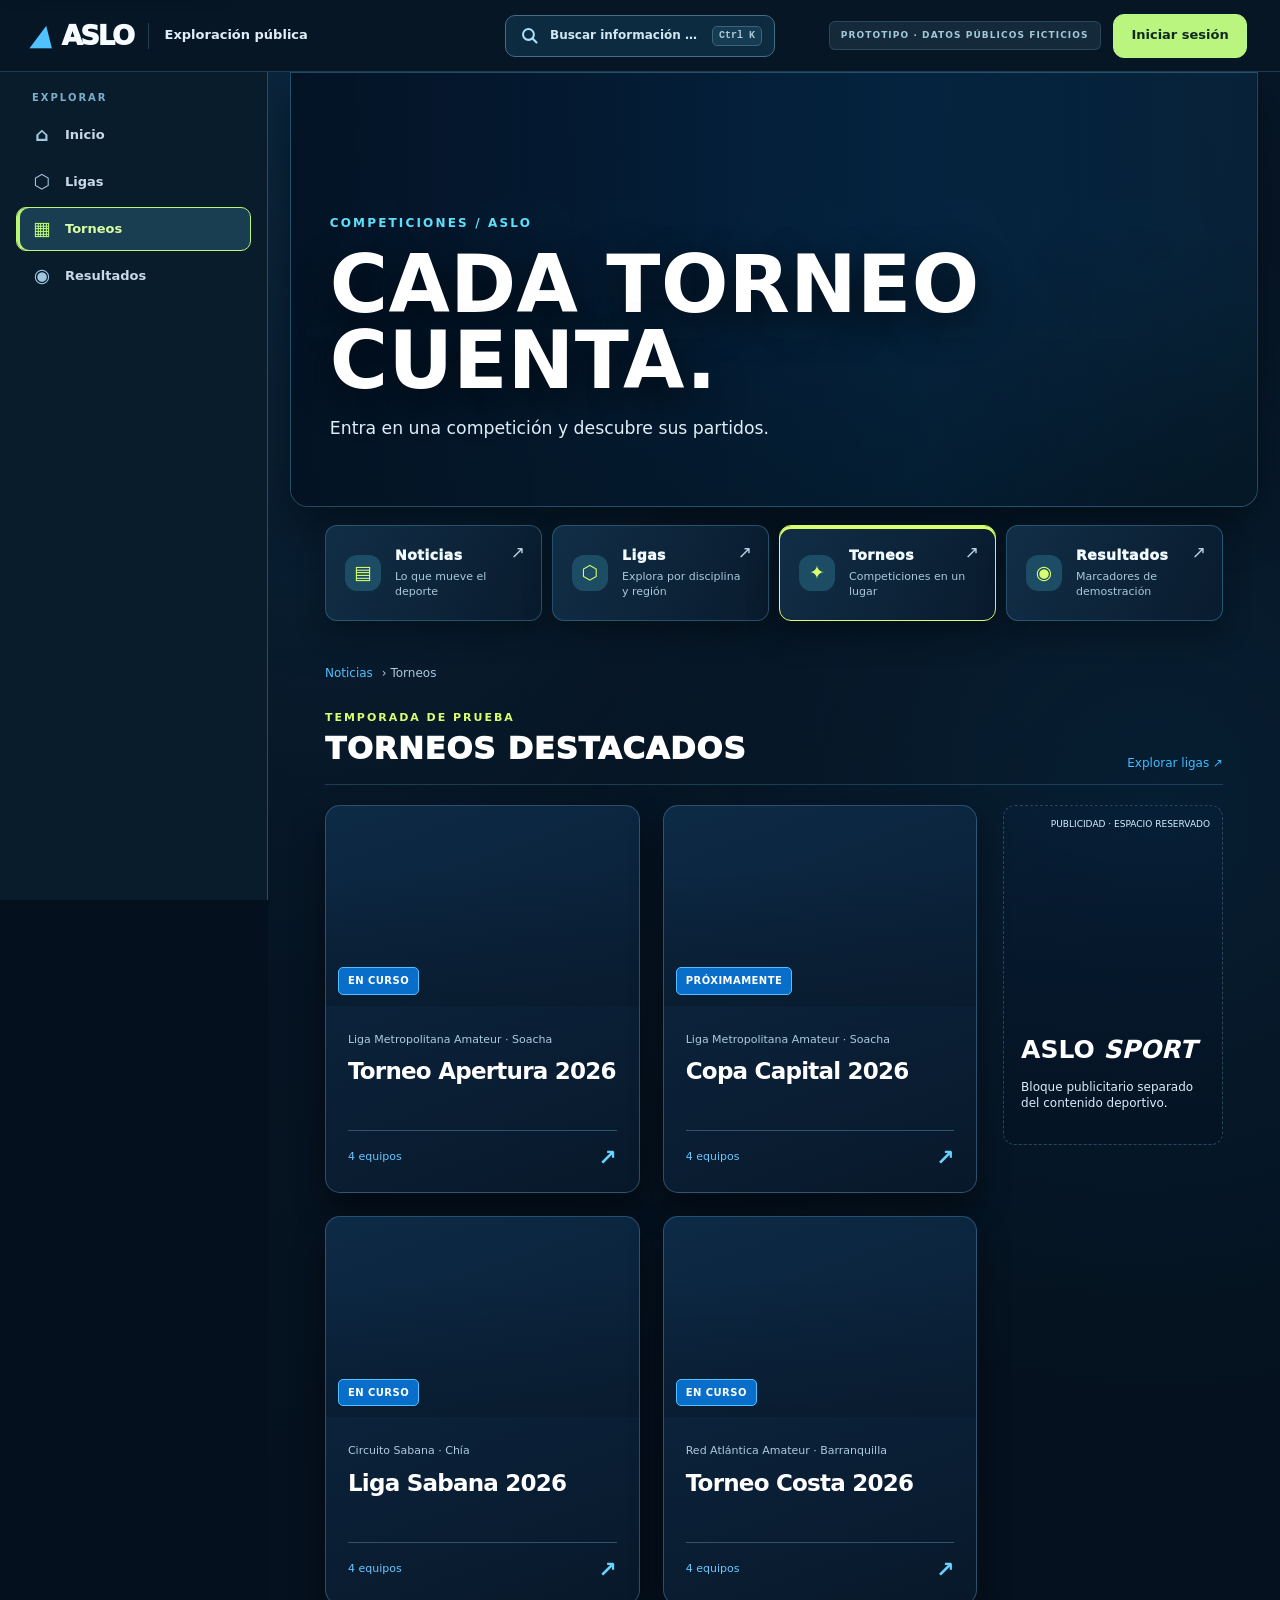
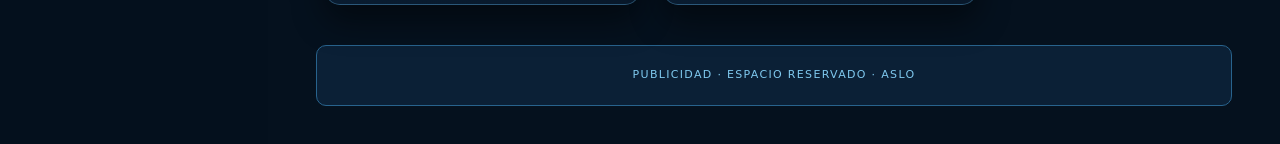
<file: torneos.html>
<!DOCTYPE html><html lang="es"><head><meta charset="utf-8"><meta name="viewport" content="width=device-width,initial-scale=1"><meta name="theme-color" content="#06182b"><title>asloXP · Torneos</title><link rel="stylesheet" href="assets/styles.css"><link rel="stylesheet" href="assets/preferences.css?v=11"><link rel="stylesheet" href="assets/visitor-v4.css?v=5"><link rel="stylesheet" href="assets/visitor-v5.css?v=6"><link rel="stylesheet" href="assets/organizer-workspace.css?v=13"><link rel="stylesheet" href="assets/organizer-account.css?v=13"><link rel="stylesheet" href="assets/aslo-shell.css?v=3"><link rel="stylesheet" href="assets/visitor-shell.css?v=3"><link rel="stylesheet" href="assets/gaming-experience.css?v=2"><link rel="stylesheet" href="assets/experience-v6.css?v=2"><link rel="stylesheet" href="assets/experience-v7.css?v=1"></head><body data-page="torneos"><noscript>Este prototipo requiere JavaScript.</noscript><script src="assets/auth-v2.js?v=16"></script><script src="assets/aslo-shell.js?v=4"></script><script src="assets/organizer-account.js?v=16"></script><script src="assets/visitor-shell.js?v=3"></script><script src="assets/visitor-pages.js?v=7"></script><script src="assets/gaming-experience.js?v=2"></script><script src="assets/experience-v6.js?v=1"></script><script defer src="assets/experience-v7.js?v=1"></script></body></html>
</file>
<file: assets/styles.css>
:root{color-scheme:dark;--bg:#0a1518;--panel:#15262a;--line:#314347;--muted:#acbec1;--green:#cbfc62;--text:#f7faf9}
*{box-sizing:border-box}body{margin:0;background:var(--bg);color:var(--text);font:15px/1.55 system-ui,-apple-system,Segoe UI,sans-serif}a{color:inherit;text-decoration:none}a:hover{color:var(--green)}button,input{font:inherit}button{cursor:pointer}button:focus-visible,a:focus-visible,input:focus-visible{outline:2px solid var(--green);outline-offset:3px}.shell{max-width:1120px;margin:auto;padding:0 24px}.sitehead{background:#101d20;border-bottom:1px solid var(--line)}.headrow{display:flex;align-items:center;gap:30px;min-height:72px}.brand{font-size:25px;font-weight:900;letter-spacing:-1.2px}.brand i{font-style:normal;color:var(--green)}nav{display:flex;gap:9px}nav a{padding:9px 14px;border-radius:10px;color:var(--muted)}nav a.sel,nav a:hover{color:var(--green);background:#2d412e}.guest{margin-left:auto;color:#bde3c5;font-size:12px;border:1px solid #466450;border-radius:40px;padding:6px 12px}.notice{background:#24352e;color:#ccdec9;padding:7px 0;font-size:12px}.notice b{color:var(--green)}h1,h2,h3{line-height:1.15;letter-spacing:-.03em}h1{font-size:clamp(34px,5vw,58px);margin:12px 0 18px}h2{font-size:27px;margin:0 0 8px}p{color:var(--muted)}.hero{background:radial-gradient(circle at 80% 45%,#294934,#111d20 62%);border-bottom:1px solid var(--line);padding:70px 0}.hero-grid{display:grid;grid-template-columns:1.1fr .9fr;gap:35px;align-items:center}.eyebrow{color:var(--green);font-size:12px;letter-spacing:.16em;font-weight:800;text-transform:uppercase}.hero p{max-width:560px;font-size:17px}.btn{display:inline-block;border:1px solid var(--line);padding:12px 18px;border-radius:12px;font-weight:800;margin:5px 9px 5px 0;background:#1a2a2e}.primary{background:var(--green);border-color:var(--green);color:#142018}.primary:hover{background:#e7ffa4;color:#142018}.score{background:#20382d;border:1px solid #4b7151;border-radius:22px;padding:27px;box-shadow:0 15px 45px #0005}.score .names{display:flex;align-items:center;justify-content:space-between;gap:12px;text-align:center;margin:23px 0}.score strong{font-size:52px;letter-spacing:-.1em;color:white}.score small{color:#bfd2c4}.section{padding:45px 0}.flexhead{display:flex;justify-content:space-between;gap:16px;align-items:end;margin-bottom:24px}.cards{display:grid;grid-template-columns:repeat(3,minmax(0,1fr));gap:18px}.card{display:block;background:var(--panel);border:1px solid var(--line);border-radius:18px;padding:23px;transition:background .15s}.card:hover{background:#20343a}.card h3{margin:8px 0;font-size:19px}.card p{font-size:14px;margin:0 0 15px}.chip{display:inline-block;border-radius:30px;background:#27442c;color:#caffbd;padding:5px 11px;font-size:12px;font-weight:800}.muted{color:var(--muted)}.link{color:var(--green);font-weight:800}.pagehead{padding:45px 0 23px}.crumb{color:var(--muted);font-size:13px;margin-bottom:18px}.crumb a{color:#d8e9e7}.searchbar{display:flex;flex-wrap:wrap;gap:9px;margin:18px 0 20px}.searchbar input{min-width:240px;flex:1;background:#18282c;border:1px solid #506466;border-radius:11px;padding:12px 16px;color:white}.filter{background:#1d2d30;border:1px solid var(--line);color:#c7d3d5;border-radius:24px;padding:9px 13px;font-size:13px}.filter.on{background:#355333;border-color:#71934c;color:var(--green)}.column{display:grid;grid-template-columns:1.4fr .8fr;gap:20px}.panel{background:var(--panel);border:1px solid var(--line);border-radius:17px;padding:23px}.item{display:block;padding:17px 0;border-bottom:1px solid var(--line)}.item:last-child{border-bottom:0}.item h3{margin:6px 0}.tabs{display:flex;gap:2px;border-bottom:1px solid var(--line);overflow:auto}.tabs a{padding:15px 21px;color:#adc2c0;white-space:nowrap}.tabs a.active{color:var(--green);border-bottom:3px solid var(--green)}.tablebox{overflow-x:auto;background:var(--panel);border:1px solid var(--line);border-radius:15px}.standings{border-collapse:collapse;width:100%;white-space:nowrap}.standings th,.standings td{text-align:left;border-bottom:1px solid var(--line);padding:14px}.standings th{font-size:12px;color:#bed0cc}.standings tr:last-child td{border:0}.standings .points{color:var(--green);font-weight:900}.match{display:flex;justify-content:space-between;align-items:center;gap:10px;padding:16px 0;border-bottom:1px solid var(--line)}.match:last-child{border:0}.match b{font-size:19px;color:white}.round{margin-bottom:19px}.foot{border-top:1px solid var(--line);padding:28px 0;color:#b4c9c6;font-size:13px;margin-top:40px}.statline{display:flex;gap:20px;flex-wrap:wrap;margin:18px 0}.statline span{padding:12px 17px;background:#233a35;border:1px solid var(--line);border-radius:12px}.intro{max-width:690px}.empty{border:1px dashed var(--line);border-radius:17px;padding:30px;text-align:center}
@media(max-width:820px){.cards{grid-template-columns:repeat(2,minmax(0,1fr))}.hero-grid,.column{grid-template-columns:1fr}.hero{padding:42px 0}}@media(max-width:560px){.shell{padding:0 16px}.cards{grid-template-columns:1fr}.guest{font-size:0;padding:8px}.guest:after{content:"●";font-size:12px}.headrow{gap:8px}.brand{font-size:21px}nav a{padding:9px;font-size:13px}.hero h1{font-size:38px}.score strong{font-size:35px}.flexhead{display:block}}


/* Registro y navegación por modos: prototipo público. */
.account-actions{display:flex;align-items:center;gap:10px;margin-left:auto;white-space:nowrap}
.loginlink{padding:10px 7px;font-weight:700}.registerlink,.userlink{border-radius:11px;padding:10px 14px;border:1px solid #759f63;font-weight:800;background:#20372b;color:#e8ffc9}.registerlink{background:var(--green);color:#142018}.registerlink:hover{color:#142018;background:#dfff91}.userlink:hover{background:#375444;color:#edffc7}.dot{display:inline-block;width:9px;height:9px;border-radius:100%;background:var(--green);margin-right:6px}.switch-label{color:#acc4ae;font-size:12px;margin-left:8px}.auth-layout{display:grid;grid-template-columns:1fr 440px;gap:55px;align-items:center;padding-top:66px;padding-bottom:68px}.auth-pitch h1{max-width:600px}.auth-pitch p{max-width:560px}.auth-illustration{margin-top:42px;display:flex;gap:16px;align-items:center;flex-wrap:wrap}.auth-illustration p{flex-basis:100%;font-size:13px}.role-illus{background:#203d31;border:1px solid #4b7151;border-radius:18px;padding:23px;font-size:27px}.auth-panel{background:var(--panel);border:1px solid var(--line);border-radius:20px;padding:32px;box-shadow:0 18px 50px #0003}.auth-panel h2{margin-top:12px}.auth-panel form{display:flex;flex-direction:column;gap:10px}.auth-panel label{font-size:13px;color:#d2e4de;font-weight:750;margin-top:11px}.auth-panel input{width:100%;background:#0c1b1d;border:1px solid #526969;color:#fafdf9;border-radius:10px;padding:13px 14px}.auth-panel input::placeholder{color:#72898a}.full{width:100%;text-align:center;margin:15px 0 0}.demo-button{background:#263d35;color:#e8f7e7}.fineprint{font-size:13px;line-height:1.6;color:#a9beb8}.or{display:flex;align-items:center;gap:12px;color:#a5bbb3;margin:16px 0 -4px}.or:before,.or:after{content:"";height:1px;background:var(--line);flex:1}.modes-view,.modeview{padding-bottom:58px}.mode-grid{display:grid;grid-template-columns:repeat(3,minmax(0,1fr));gap:16px;margin:22px 0 30px}.mode-tile{border:1px solid var(--line);background:#16292b;border-radius:18px;padding:24px;min-height:200px;display:flex;flex-direction:column;align-items:flex-start}.mode-tile:hover{border-color:#91b966;background:#203b32}.mode-tile h3{margin:13px 0 6px;font-size:22px}.mode-tile p{margin:0 0 18px;font-size:14px}.mode-tile .link{margin-top:auto}.mode-icon{background:#2b482f;color:var(--green);display:inline-flex;min-width:48px;height:48px;justify-content:center;align-items:center;border-radius:14px;font-size:24px}.other-modes{border-top:1px solid var(--line);padding-top:28px;margin-top:10px}.role-tags{display:flex;flex-wrap:wrap;gap:12px;margin-top:20px}.role-tag{background:#162529;border:1px solid #304246;border-radius:10px;padding:10px 13px;color:#cfddda;font-weight:650}.role-tag small{font-weight:400;color:#9cafaf}.account-bottom{border-top:1px solid var(--line);padding-top:22px;display:flex;gap:10px;align-items:center;flex-wrap:wrap;margin-top:32px}.mode-workspace{border-top:1px solid var(--line);padding-top:34px}.mode-promises .mode-tile{min-height:150px}.preview-tile{opacity:.78}.preview-tile:hover{border-color:var(--line);background:#16292b}.preview-tile h3{font-size:19px}.exit-btn{margin-left:auto}
@media(max-width:950px){.auth-layout{grid-template-columns:1fr 380px;gap:25px}.mode-grid{grid-template-columns:repeat(2,minmax(0,1fr))}.switch-label{display:none}}
@media(max-width:730px){.auth-layout{grid-template-columns:1fr;gap:18px;padding-top:35px}.auth-illustration{display:none}.auth-panel{max-width:520px}.mode-grid{grid-template-columns:1fr 1fr}.headrow{flex-wrap:wrap;gap:8px;justify-content:space-between;padding-top:10px;padding-bottom:10px}.publicnav{order:3;width:100%}.account-actions{margin-left:0}.registerlink,.userlink{padding:8px 10px}.loginlink{padding:6px}}
@media(max-width:520px){.mode-grid{grid-template-columns:1fr}.mode-tile{min-height:160px}.auth-panel{padding:23px}.headrow .brand{font-size:20px}.loginlink,.registerlink,.userlink{font-size:12px}.account-bottom{align-items:stretch;flex-direction:column}}
</file>
<file: assets/preferences.css>
/* User account and user preferences */
.sr-only{position:absolute!important;width:1px;height:1px;padding:0;margin:-1px;overflow:hidden;clip:rect(0,0,0,0);white-space:nowrap;border:0}
.account-actions{display:flex;align-items:center;gap:12px;margin-left:auto;min-width:0}
.header-lang select{appearance:none;cursor:pointer;background:#213437;color:#e3f4ec;border:1px solid #456367;border-radius:11px;padding:9px 26px 9px 12px;font-size:12px;font-weight:800}
.header-lang{position:relative}.header-lang:after{position:absolute;right:9px;top:10px;pointer-events:none;content:"⌄";font-size:11px}
.loginlink{padding:10px 5px;white-space:nowrap;font-weight:800}.registerlink{border-radius:11px;padding:10px 14px;background:var(--green);color:#142018!important;white-space:nowrap;font-weight:850}.registerlink:hover{background:#dcff91}
.account-menu{position:relative;min-width:0}.account-trigger{list-style:none;display:flex;align-items:center;gap:9px;padding:6px 10px;background:#20312f;border:1px solid #456158;border-radius:12px;cursor:pointer;max-width:260px}
.account-trigger::-webkit-details-marker{display:none}.account-trigger:hover{background:#304c42}.account-trigger-copy{min-width:0;display:flex;flex-direction:column;text-align:left}.account-trigger-copy strong{overflow:hidden;text-overflow:ellipsis;white-space:nowrap;font-size:13px;max-width:145px}.account-trigger-copy small{color:#bfd4c6;font-size:11px}.avatar{width:38px;height:38px;min-width:38px;display:inline-grid;place-items:center;border-radius:12px;background:#bde96b;color:#172719;font-size:18px;font-weight:900}
.account-popover{position:absolute;top:calc(100% + 10px);right:0;z-index:30;min-width:260px;max-width:90vw;background:#192a2d;border:1px solid #45615c;border-radius:16px;box-shadow:0 18px 60px #0009;padding:8px}.account-popover a,.account-popover button{display:block;text-align:left;padding:11px 13px;border:0;border-radius:10px;width:100%;background:transparent;color:#f0f6f2;font-size:14px;cursor:pointer}.account-popover a:hover,.account-popover button:hover{background:#29433c;color:var(--green)}.account-popover .logout-option{color:#ffcece;border-top:1px solid #40524e;border-radius:0;margin-top:6px}.popover-title{padding:10px;display:flex;gap:11px;align-items:center;border-bottom:1px solid #3a504b;margin-bottom:4px}.popover-title div{display:flex;flex-direction:column;min-width:0}.popover-title strong{overflow:hidden;text-overflow:ellipsis;white-space:nowrap}.popover-title small{font-size:12px;color:#b9c9c4}
.auth-layout{display:grid;grid-template-columns:minmax(0,1fr) 440px;gap:55px;align-items:center;padding-top:65px;padding-bottom:70px}.auth-pitch p{max-width:520px}.auth-illustration{margin-top:45px;display:flex;gap:14px;align-items:center;flex-wrap:wrap}.auth-illustration p{flex-basis:100%;font-size:13px}.role-illus{font-size:28px;background:#1e3832;border:1px solid #4c755e;border-radius:16px;padding:23px}.auth-panel,.settings-main{border:1px solid var(--line);border-radius:18px;background:var(--panel);padding:30px}.auth-panel form{display:flex;flex-direction:column;gap:10px}.auth-panel label,.settings-main label{font-weight:750;font-size:13px;margin-top:12px}.auth-panel input,.settings-main input[type=text],.settings-main input:not([type]){width:100%;background:#0a1b1e;border:1px solid #516b6c;color:#f3fff8;border-radius:10px;padding:12px}.auth-panel input::placeholder{color:#8fa3a3}.full{width:100%;text-align:center;margin:12px 0 0}.fineprint{font-size:13px;line-height:1.6;color:var(--muted)}.demo-button{background:#27443d}.or{display:flex;align-items:center;gap:13px;color:var(--muted);margin:15px 0}.or:before,.or:after{content:"";height:1px;background:var(--line);flex:1}
.modes-view,.modeview,.settings-shell{padding-bottom:50px}.mode-grid{display:grid;grid-template-columns:repeat(3,minmax(0,1fr));gap:17px;margin:20px 0 28px}.mode-tile{border-radius:17px;background:var(--panel);border:1px solid var(--line);padding:22px;display:flex;flex-direction:column;min-height:182px;align-items:flex-start}.mode-tile:hover{background:#263e39;border-color:#89aa66}.mode-tile h3{margin:12px 0 6px;font-size:21px}.mode-tile p{margin:0 0 14px}.mode-tile .link{margin-top:auto}.mode-icon{background:#355139;color:var(--green);border-radius:12px;padding:12px;min-width:48px;text-align:center;font-size:22px}.other-modes{border-top:1px solid var(--line);padding-top:27px}.role-tags{display:flex;gap:9px;flex-wrap:wrap;margin-top:20px}.role-tag{padding:9px 12px;border:1px solid var(--line);border-radius:10px;background:var(--panel);font-weight:650}.role-tag small{color:var(--muted)}.account-bottom{border-top:1px solid var(--line);margin-top:30px;padding-top:22px;display:flex;gap:10px;align-items:center;flex-wrap:wrap}.mode-workspace{border-top:1px solid var(--line);padding-top:28px}.mode-promises .mode-tile{min-height:145px}.preview-tile{opacity:.79}.preview-tile:hover{border-color:var(--line);background:var(--panel)}
.settings-grid{display:grid;grid-template-columns:235px minmax(0,1fr);gap:22px;margin-bottom:50px}.settings-tabs{display:flex;flex-direction:column;gap:6px}.settings-tabs a{padding:15px 18px;border-radius:13px;border:1px solid transparent;display:flex;justify-content:space-between;align-items:center}.settings-tabs a.selected{background:#274438;border-color:#557c59;color:var(--green)}.settings-main{min-height:360px}.settings-main h2{margin-top:11px}.profile-preview{display:flex;gap:14px;align-items:center;background:#1e3330;border:1px solid #354f49;border-radius:14px;padding:15px;margin:20px 0}.profile-preview div{display:flex;flex-direction:column}.profile-preview small{color:var(--muted)}.avatar.large{width:54px;height:54px;font-size:23px}.settings-main form{max-width:400px;display:flex;flex-direction:column;gap:8px}.pref-choices{display:grid;gap:11px;border:0;padding:16px 0;margin:0}.pref-choices legend{font-weight:800}.pref-option{display:flex;align-items:center;gap:11px;border:1px solid var(--line);border-radius:13px;padding:16px;cursor:pointer;background:#203431}.pref-option:has(input:checked){border-color:#bbef74;background:#304936}.pref-option input{accent-color:#9ad54a;width:18px;height:18px}.security-warning{background:#382d2c;border:1px solid #755148;border-radius:12px;padding:15px;color:#ffd6be;margin:20px 0}.security-line{display:flex;justify-content:space-between;align-items:center;gap:15px;padding:18px 0;border-bottom:1px solid var(--line)}.security-line p{margin:6px 0 0}.security-line button{border:1px solid var(--line);border-radius:9px;background:#253438;padding:9px;color:#9eadad;cursor:not-allowed}.settings-main #pref-feedback{font-size:13px;color:var(--green);margin-top:14px}
/* Light palette overrides for the existing static demo */
html[data-theme=light]{color-scheme:light;--bg:#f4f7f4;--panel:#fff;--line:#cbd8d0;--muted:#546a64;--green:#1a7040;--text:#132e26}
html[data-theme=light] body{background:var(--bg);color:var(--text)}
html[data-theme=light] p,html[data-theme=light] .muted,html[data-theme=light] .fineprint{color:#546a64}
html[data-theme=light] .sitehead{background:#fff;border-color:#d6e0d8}
html[data-theme=light] .notice{background:#e4f1e8;color:#3f5a4b}
html[data-theme=light] nav a,html[data-theme=light] .crumb,html[data-theme=light] .crumb a{color:#355549}
html[data-theme=light] nav a.sel,html[data-theme=light] nav a:hover{background:#e0eedf;color:#125c32}
html[data-theme=light] .card:hover,html[data-theme=light] .mode-tile:hover{background:#e8f3ec}
html[data-theme=light] .hero{background:radial-gradient(circle at 80% 45%,#d9f1dc,#eef5ef 65%);border-color:#cbd8d0}
html[data-theme=light] .score{background:#e1f1e5;border:1px solid #a2c7ab;box-shadow:0 15px 45px #17492c15}
html[data-theme=light] .score strong,html[data-theme=light] .match b{color:#173b2b}
html[data-theme=light] .score small,html[data-theme=light] .role-tag{color:#38594a}
html[data-theme=light] .chip{background:#e0f0d7;color:#286335}
html[data-theme=light] .btn{background:#fff;color:#205d3b;border-color:#b7cfc1}
html[data-theme=light] .btn.primary,html[data-theme=light] .registerlink{background:#176d3c;color:#fff!important}
html[data-theme=light] .btn.primary:hover,html[data-theme=light] .registerlink:hover{background:#155a34}
html[data-theme=light] .link,html[data-theme=light] .eyebrow{color:#176d3c}
html[data-theme=light] .account-trigger{background:#edf4ed;color:#183a28;border-color:#bfd0c2}
html[data-theme=light] .account-trigger:hover{background:#dcebdd}
html[data-theme=light] .account-trigger-copy small{color:#566f5e}
html[data-theme=light] .account-popover{background:#fff;border-color:#ccd8ce;box-shadow:0 20px 70px #20492b29}
html[data-theme=light] .account-popover a,html[data-theme=light] .account-popover button{color:#224936}
html[data-theme=light] .account-popover a:hover,html[data-theme=light] .account-popover button:hover{background:#edf5ec}
html[data-theme=light] .account-popover .logout-option{color:#a03232;border-color:#d5ded7}
html[data-theme=light] .popover-title{border-color:#d5ded7}
html[data-theme=light] .popover-title small{color:#617568}
html[data-theme=light] .header-lang select{background:#fff;color:#214c33;border-color:#bfd1c4}
html[data-theme=light] .avatar{background:#176d3c;color:white}
html[data-theme=light] .auth-panel input,html[data-theme=light] .settings-main input[type=text]{background:#f8fbf8;border-color:#b5cbbd;color:#1c3428}
html[data-theme=light] .auth-panel input::placeholder{color:#637a6d}
html[data-theme=light] .role-illus,html[data-theme=light] .mode-icon{background:#e1efe5;color:#186c3e;border-color:#b3d3b6}
html[data-theme=light] .role-tag,html[data-theme=light] .profile-preview,html[data-theme=light] .pref-option{background:#f5faf5;color:#214b32;border-color:#cedfd0}
html[data-theme=light] .pref-option:has(input:checked){background:#e1f4df;border-color:#18834b}
html[data-theme=light] .settings-tabs a.selected{background:#e1f0e4;color:#176b3e;border-color:#accbb4}
html[data-theme=light] .security-warning{background:#fff0e6;color:#87452e;border-color:#e3c7b8}
html[data-theme=light] .security-line button{background:#e9efea;color:#66766b}
html[data-theme=light] .searchbar input{background:#fff;color:#173526;border-color:#b7ccbc}
html[data-theme=light] .filter{background:#fff;color:#3c5847;border-color:#cbd8d0}
html[data-theme=light] .filter.on{background:#ddefd9;border-color:#8dbb8e;color:#205a30}
html[data-theme=light] .foot{border-color:#d7e3d8;color:#536c5b}
html[data-theme=light] .standings th,html[data-theme=light] .standings td{border-color:#dee8e0;color:#344d40}
html[data-theme=light] .standings .points{color:#147642}
html[data-theme=light] .statline span{background:#edf6ef;border-color:#c1d4c5}
@media(max-width:950px){.mode-grid{grid-template-columns:repeat(2,minmax(0,1fr))}.auth-layout{grid-template-columns:1fr 380px;gap:24px}.account-trigger-copy{display:none}}
@media(max-width:760px){.headrow{flex-wrap:wrap;gap:8px;padding-top:8px;padding-bottom:8px}.publicnav{order:3;width:100%;justify-content:flex-start}.account-actions{margin-left:auto}.settings-grid{grid-template-columns:1fr}.settings-tabs{flex-direction:row;overflow:auto;gap:4px}.settings-tabs a{flex-shrink:0;padding:10px 14px}.auth-layout{grid-template-columns:1fr;gap:24px;padding:28px 0}.auth-illustration{display:none}}
@media(max-width:530px){.shell{padding-left:14px;padding-right:14px}.mode-grid{grid-template-columns:1fr}.auth-panel,.settings-main{padding:20px}.registerlink,.loginlink{padding:8px;font-size:12px}.account-trigger{padding:4px;gap:4px}.account-trigger .avatar{height:31px;width:31px;min-width:31px}.header-lang select{padding:7px 24px 7px 8px}.account-actions{gap:6px}.security-line{align-items:flex-start;flex-direction:column}.settings-tabs{margin-right:-14px}}

/* Account conversion: registration is intentionally offered inside sign-in, not in the public header. */
.auth-create-account{margin-top:20px;padding-top:18px;border-top:1px solid var(--line);display:flex;flex-direction:column;gap:8px}
.auth-create-account .fineprint{margin:0}
.auth-register-btn{display:inline-flex;align-items:center;justify-content:center;min-height:44px;width:100%;border:1px solid #72b698;border-radius:11px;background:#1b3e37;color:#e8fff0;font-size:14px;font-weight:850;text-decoration:none}
.auth-register-btn:hover{background:#285d4a;color:#fff}
html[data-theme=light] .auth-register-btn{border-color:#49966f;background:#e5f2e9;color:#1b623b}
html[data-theme=light] .auth-register-btn:hover{background:#d4e9da;color:#14522e}


/* Shared ASLO illustrated user identity — one account avatar across all modes. */
.aslo-account-avatar{display:inline-grid;place-items:center;vertical-align:middle;width:39px;height:39px;min-width:39px;flex:none;border-radius:12px;overflow:hidden;border:1px solid #95dfff88;background:#14394a}
.aslo-account-avatar img,.aslo-account-avatar svg{display:block;width:100%;height:100%;object-fit:cover}
.aslo-account-avatar--large{width:62px;height:62px;min-width:62px;border-radius:17px}
.aslo-account-avatar--small{width:38px;height:38px;min-width:38px}
.aslo-avatar-svg{display:block;width:100%;height:100%;object-fit:cover}
.account-trigger .aslo-account-avatar{width:36px;height:36px;min-width:36px}
.popover-title .aslo-account-avatar{width:39px;height:39px;min-width:39px}
.aslo-avatar-settings{margin-top:30px;border-top:1px solid var(--line,#47636e);padding-top:24px}
.aslo-avatar-settings h3{font-size:20px;margin:0 0 9px}
.aslo-avatar-settings .fineprint{line-height:1.6}
.aslo-avatar-grid{display:grid;grid-template-columns:repeat(auto-fill,minmax(95px,1fr));gap:12px;margin:22px 0 25px}
.aslo-avatar-choice{display:flex;align-items:center;justify-content:flex-start;flex-direction:column;gap:9px;
 background:#122c34;color:#d7ecf0;border:1px solid #466571;border-radius:13px;padding:12px 9px;
 min-width:0;min-height:112px;cursor:pointer;transition:transform .22s,border-color .22s,box-shadow .22s}
.aslo-avatar-choice>svg{width:62px;height:62px;border-radius:13px;box-shadow:0 4px 14px #0003}
.aslo-avatar-choice>span{font-size:11px;font-weight:850;line-height:1.2;text-align:center}
.aslo-avatar-choice:hover{transform:translateY(-3px);border-color:#b7ed87;box-shadow:0 7px 20px #0005}
.aslo-avatar-choice.selected{background:#204536;border-color:#cefc87;color:#e3ffb8;box-shadow:inset 0 0 0 1px #bdf880,0 0 20px #b6ee8b2a}
.aslo-avatar-choice:focus-visible,.aslo-photo-picker:focus-within{outline:3px solid #b5fa87;outline-offset:3px}
.aslo-photo-picker{display:flex;align-items:center;gap:13px;width:100%;border:1px dashed #6b9cae;border-radius:13px;padding:15px 17px;cursor:pointer;background:#102c38}
.aslo-photo-picker:hover{border-color:#d4ff96;background:#204658}
.aslo-photo-picker-icon{display:grid;place-items:center;width:45px;height:45px;flex:none;border-radius:10px;background:#274e63;color:#ccf3ff;font-size:25px}
.aslo-photo-picker strong{display:block;font-size:13px}
.aslo-photo-picker small{display:block;font-size:11px;line-height:1.5;color:#b7cbd2;margin-top:4px}
.aslo-photo-input{position:absolute;width:1px;height:1px;opacity:0;overflow:hidden;clip-path:inset(50%)}
.aslo-remove-photo{margin-top:12px;border:1px solid #6d91a7;border-radius:9px;color:#e9f5ff;background:#204356;padding:10px 14px;cursor:pointer;font-weight:800}
.aslo-remove-photo:hover{border-color:#d2ffa5}
html[data-theme="light"] .aslo-avatar-choice{background:#f6fbff;color:#224958;border-color:#b8d5de}
html[data-theme="light"] .aslo-avatar-choice.selected{background:#dff0d6;color:#275a37;border-color:#6ea34a}
html[data-theme="light"] .aslo-photo-picker{background:#edf7fb;border-color:#9ebfcf;color:#254a59}
html[data-theme="light"] .aslo-photo-picker:hover{background:#e1f1f8}
html[data-theme="light"] .aslo-photo-picker small{color:#577783}
html[data-theme="light"] .aslo-remove-photo{background:#eef7ff;color:#28536b}
@media(max-width:600px){.aslo-avatar-grid{grid-template-columns:repeat(3,minmax(0,1fr));gap:9px}.aslo-avatar-choice{min-height:106px;padding:10px 5px}.aslo-avatar-choice>svg{width:57px;height:57px}}
@media(prefers-reduced-motion:reduce){.aslo-avatar-choice{transition:none}.aslo-avatar-choice:hover{transform:none}}
</file>
<file: assets/visitor-v4.css>
/* asloXP – visitante v4. Versión de prototipado basada en la referencia visual aprobada.
   Todos los datos son simulados. El diseño de tarjetas está compuesto de elementos HTML reales. */
body.v4-visitor{--v4-dark:#041020;--v4-panel:#071a2c;--v4-edge:#21476b;--v4-blue:#168bff;--v4-green:#b8ff68;--v4-muted:#a2b7d0;background:#051221;color:#f6fbff}
body.v4-visitor .sitehead{background:#05162be9;backdrop-filter:blur(17px);position:sticky;top:0;z-index:40;border-bottom:1px solid #2373b9}
body.v4-visitor .headrow{max-width:none;min-height:63px;padding:7px clamp(16px,2.2vw,38px);gap:clamp(9px,1.5vw,25px)}
body.v4-visitor .brand{font-size:clamp(22px,2vw,31px);white-space:nowrap;letter-spacing:-1.3px;color:white}
.v4-logo{display:inline-block;color:#2b99ff;font-size:30px;vertical-align:-3px;line-height:1;transform:skew(-14deg);margin-right:4px;text-shadow:0 0 24px #1583fa7c}
body.v4-visitor .publicnav{gap:0;align-items:center}
body.v4-visitor .publicnav a{font-size:clamp(12px,.95vw,15px);color:#e0e9f9;font-weight:750;padding:13px 13px 12px;border-radius:0;white-space:nowrap;border-bottom:2px solid transparent}
body.v4-visitor .publicnav a:hover,body.v4-visitor .publicnav a.sel{background:#163b5a43;color:white;border-bottom-color:#31a5ff}
body.v4-visitor .account-actions{gap:8px;margin-left:0;white-space:nowrap}
body.v4-visitor .loginlink{white-space:nowrap;background:#142b48;border:1px solid #2966a6;padding:9px 14px;border-radius:9px;color:white}
body.v4-visitor .registerlink{background:#5ef58a;color:#0a2b29!important;border:1px solid #78ffc7;padding:10px 12px;border-radius:9px;box-shadow:0 0 14px #5eff8e36}
body.v4-visitor .header-lang select{background:#0e2844;color:#eefaff;border-color:#224f73}
body.v4-visitor .notice{font-size:10px;padding:4px clamp(16px,2.2vw,38px);background:#091d30;color:#b5d0e3;border:0}
body.v4-visitor .notice .shell{padding:0;max-width:100%}
body.v4-visitor .notice b{color:#5ceeb6}
body.v4-visitor .foot{margin:0;background:#061629}
body.v4-visitor main{min-height:80vh}
body.v4-visitor a:focus-visible,body.v4-visitor button:focus-visible,body.v4-visitor select:focus-visible{outline:3px solid #b5ff77;outline-offset:2px}
.v4-root{padding:clamp(9px,1vw,16px) clamp(15px,1.8vw,30px) 30px;background:radial-gradient(ellipse at 12% 0%,#193c7022,transparent 55%),radial-gradient(ellipse at 82% 40%,#09357038,transparent 60%),linear-gradient(165deg,#071226,#051525 55%,#041527);color:#f7fbff;font-family:system-ui,-apple-system,Segoe UI,sans-serif;overflow-x:clip;line-height:1.35}
.v4-root button,.v4-root a{transition:background .18s,color .18s,border-color .18s,transform .24s,box-shadow .24s}
.v4-root button{font:inherit;cursor:pointer}
.v4-root a{text-decoration:none;color:inherit}
.v4-header-tools{margin-left:auto;display:flex;gap:9px;align-items:center;min-width:0}
.v4-search{border:1px solid #23537a;border-radius:9px;background:#0b2541;display:flex;align-items:center;padding:9px 11px;gap:8px;max-width:200px;min-width:135px;color:#b0c5db}
.v4-search span{font-size:22px;line-height:.6}.v4-search input{width:100%;background:none;border:0;color:#e8f6ff;outline:0!important;font-size:12px}
.v4-search input::placeholder{color:#7d9cb5}
.v4-geo-slot{min-width:0}
.v4-location{position:relative;z-index:43}
#v4-change-location{display:flex;gap:5px;align-items:center;border:1px solid #234664;background:#0b2843;border-radius:10px;color:#e2f0fa;padding:9px 11px;max-width:260px;min-height:38px;cursor:pointer;white-space:nowrap}
#v4-change-location>span{color:#66ffaf;font-size:19px}#v4-change-location small{display:none}
#v4-change-location strong{overflow:hidden;text-overflow:ellipsis;font-size:11px;font-weight:750}#v4-change-location u{color:#46c5ff;font-size:11px;white-space:nowrap}
#v4-change-location:hover{background:#153752}
.v4-location-pop{position:absolute;top:calc(100% + 12px);right:0;max-width:90vw;width:315px;background:#0c233e;box-shadow:0 18px 45px #000a;border:1px solid #40719c;border-radius:13px;padding:17px;z-index:44}
.v4-location-pop>strong{font-size:14px;color:white}.v4-location-pop label{display:flex;flex-direction:column;gap:6px;margin-top:13px;color:#d5e8fa;font-size:12px;font-weight:700}
.v4-location-pop select{padding:10px;background:#061b32;border:1px solid #3a5d79;border-radius:6px;color:white;max-width:100%}
.v4-location-pop p{font-size:11px;color:#a2b9cd}
.v4-sports-menu{position:relative;z-index:43}.v4-sports-menu summary{list-style:none;display:flex;align-items:center;gap:7px;padding:10px;border:1px solid #296096;border-radius:10px;background:#102e4f;cursor:pointer;color:white;font-size:12px;font-weight:800;white-space:nowrap}
.v4-sports-menu summary::-webkit-details-marker{display:none}
.v4-sports-menu summary:hover{background:#1b4770}
.v4-sport-menu-inner{position:absolute;top:calc(100% + 12px);right:0;background:#0a2239;border:1px solid #326fa1;padding:13px;border-radius:12px;box-shadow:0 17px 40px #000b;width:min(320px,90vw);display:grid;grid-template-columns:1fr 1fr;gap:8px}
.v4-sport-menu-title{grid-column:1/-1;color:#a9cbe9;font-size:12px;font-weight:850}
.v4-sport-menu-inner button,.v4-sport-row button{display:flex;gap:8px;align-items:center;background:#112f50;color:white;border:1px solid #2b547c;border-radius:10px;padding:11px;font-size:12px;font-weight:700;text-align:left}
.v4-sport-menu-inner button.selected,.v4-sport-row button.selected{background:#194a78;border-color:#67bbff;box-shadow:inset 0 0 10px #55bbff35}
.v4-sport-menu-inner button:hover,.v4-sport-row button:hover{background:#245786}
.v4-theme{border:1px solid #28547b;background:#102742;color:#fff;border-radius:9px;padding:6px 9px;font-size:20px}
.v4-theme:hover{background:#24537d}
.v4-sponsor-zone{margin-bottom:13px}
.v4-sponsor-header{display:flex;align-items:center;justify-content:space-between;gap:18px;padding:2px 3px 9px}
.v4-sponsor-header>div:first-child{display:flex;gap:13px;align-items:baseline}
.v4-sponsor-header strong{font-size:13px;font-weight:900;letter-spacing:.07em;color:#d6ecff}
.v4-sponsor-header span{font-size:10px;color:#839dbb}
.v4-carousel-controls{display:flex;align-items:center;gap:12px}
.v4-carousel-controls button{border:1px solid #2f6791;background:#0b2c4c;border-radius:100%;width:30px;height:30px;font-size:21px;color:#effdff;line-height:1}
.v4-carousel-controls button:hover{background:#1965a4;transform:scale(1.08)}
.v4-carousel-dots{display:flex;gap:5px;align-items:center}
.v4-carousel-dots i{width:8px;height:8px;border-radius:50%;background:#345573}
.v4-carousel-dots i.active{background:#54baff;box-shadow:0 0 9px #35cfff}
.v4-sponsor-cards{display:grid;grid-template-columns:repeat(4,minmax(0,1fr));gap:8px}
.v4-sponsor{position:relative;isolation:isolate;overflow:hidden;display:flex;flex-direction:column;align-items:flex-start;justify-content:flex-end;min-height:clamp(138px,12.3vw,207px);background-image:linear-gradient(90deg,#020b13dc,#02132570 68%,#040a15a4),var(--photo);background-position:center;background-size:cover;border:1px solid #4974a3;border-radius:11px;padding:clamp(11px,1.2vw,20px)}
.v4-sponsor:before{content:"";position:absolute;inset:0;background:linear-gradient(180deg,#00294d1c,transparent 35%,#000a14b5);z-index:-1}
.v4-sponsor:hover{transform:translateY(-4px);border-color:#7fd8ff;box-shadow:0 12px 25px #0008}
.v4-sponsor.v4-orange{border-bottom:2px solid #f9ca76}.v4-sponsor.v4-blue{border-bottom:2px solid #6bcaff}.v4-sponsor.v4-red{border-bottom:2px solid #f56e64}.v4-sponsor.v4-green{border-bottom:2px solid #9af98d}
.v4-sponsor-top{position:absolute;top:10px;left:12px;color:#dbeaff;font-size:9px;letter-spacing:.06em;text-shadow:0 2px 5px black}
.v4-sponsor-brand{font-size:clamp(26px,2.5vw,44px);font-weight:1000;letter-spacing:-.07em;color:#fff;text-shadow:0 3px 12px #000}
.v4-sponsor-copy{font-size:clamp(12px,1.3vw,20px);font-weight:950;letter-spacing:-.04em;text-transform:uppercase;color:#faffff;text-shadow:0 2px 7px #000}
.v4-sponsor-cta{background:#ecfaff;border-radius:6px;color:#0a233a;font-size:10px;letter-spacing:.02em;font-weight:950;padding:8px 11px;margin-top:11px}
.v4-sport-row:not([hidden]){display:flex;gap:5px;overflow-x:auto;padding:8px;background:#0c2745;border-radius:8px;margin-bottom:12px}
.v4-sport-row button{white-space:nowrap}
.v4-main-grid{display:grid;grid-template-columns:minmax(0,1.85fr) minmax(0,2.25fr) minmax(180px,.72fr);gap:10px;min-height:342px}
.v4-hero-slot{min-width:0}
.v4-hero-news{min-height:355px;display:flex;flex-direction:column;justify-content:flex-end;position:relative;isolation:isolate;background-image:linear-gradient(180deg,#00122509 10%,#001225a0 63%,#03111f 98%),var(--hero-photo);background-size:cover;background-position:center;border:1px solid #315f8b;border-radius:12px;overflow:hidden}
.v4-hero-news:before{content:"";position:absolute;inset:0;background:linear-gradient(90deg,#071e2a72,transparent 70%);z-index:-1}
.v4-news-sport{position:absolute;top:16px;left:16px;padding:6px 9px;background:#da263d;color:white;border-radius:5px;font-size:11px;font-weight:900;letter-spacing:.08em}
.v4-hero-news-content{padding:clamp(15px,2vw,30px);padding-bottom:22px}
.v4-hero-badge{display:inline-block;background:#e92b36;color:white;font-size:10px;letter-spacing:.08em;font-weight:900;padding:5px 9px;border-radius:4px;margin-bottom:8px}
.v4-hero-news h1{font-size:clamp(25px,2.4vw,41px);font-weight:970;line-height:1.04;letter-spacing:-.052em;margin:0 0 8px;color:#fff;text-shadow:0 3px 12px #06111f}
.v4-hero-news p{color:#e1f1ff;font-size:clamp(11px,1vw,15px);line-height:1.4;margin:0 0 12px}
.v4-read-news{background:#086be0;border:1px solid #3990ff;border-radius:7px;color:white;padding:11px 17px;font-size:12px;font-weight:900}
.v4-read-news:hover{background:#1692ff}
.v4-hero-dots{position:absolute;display:flex;gap:5px;right:14px;bottom:18px}
.v4-hero-dots button{background:#5c738a;width:20px;height:4px;border:0;padding:0;border-radius:8px}
.v4-hero-dots button.active{background:#36baff;width:31px;box-shadow:0 0 8px #2ec5ff}
.v4-live-slot{display:grid;grid-template-columns:1fr 1fr;gap:10px;min-width:0}
.v4-match-block{background:#07192a;border:1px solid #264867;border-radius:10px;padding:13px;min-width:0;overflow:hidden}
.v4-panel-title,.v4-section-title{display:flex;gap:10px;align-items:center;justify-content:space-between;margin-bottom:9px}
.v4-panel-title h2{font-size:clamp(15px,1.1vw,20px);margin:0;font-weight:900;color:#f5faff;letter-spacing:-.025em}
.v4-panel-title a,.v4-section-title>a,.v4-section-title>button{font-size:11px;color:#35adff;white-space:nowrap;background:transparent;border:0}
.v4-live-tag{padding:4px 7px;background:#dd233f;color:#fff;font-size:9px;font-weight:900;border-radius:4px;white-space:nowrap}
.v4-final-tag{padding:4px 7px;background:#496078;color:#fff;font-size:9px}
.v4-match-list{display:grid;gap:8px}
.v4-match{padding:11px 9px;display:block;background:linear-gradient(125deg,#092342,#0a1a30);border:1px solid #1d4a72;border-radius:8px;min-height:88px}
.v4-match:hover{background:#133a62;border-color:#4eabec;transform:translateX(2px)}
.v4-match-meta{display:flex;justify-content:space-between;gap:7px;align-items:center;color:#94b1cf;font-size:10px;margin-bottom:15px}
.v4-match-meta .onair{color:#f25c68;font-weight:950}
.v4-match-body{display:grid;grid-template-columns:minmax(0,1fr) auto minmax(0,1fr);gap:7px;align-items:center}
.v4-match-body b{font-size:clamp(10px,.8vw,13px);color:#e6f4ff;overflow-wrap:anywhere}
.v4-match-body b:last-child{text-align:right}
.v4-match-body strong{font-weight:960;font-size:clamp(15px,1.3vw,24px);color:white;white-space:nowrap}
.v4-none{color:#91b7cf;font-size:12px}
.v4-side-ad{position:relative;overflow:hidden;min-height:340px;border:1px solid #3e719f;border-radius:10px;background-image:linear-gradient(180deg,#09213922,#010b19ed),url('https://images.unsplash.com/photo-1542291026-7eec264c27ff?auto=format&fit=crop&w=600&q=72');background-size:cover;background-position:center}
.v4-ad-label{position:absolute;right:13px;top:12px;color:#d6e8f5;font-size:10px}
.v4-side-ad-copy{position:absolute;bottom:14px;left:14px;right:14px}
.v4-side-ad-copy>b{color:#89dcff;font-size:11px;font-weight:850}
.v4-side-ad-copy h3{font-size:clamp(21px,1.85vw,31px);line-height:.94;color:white;letter-spacing:-.06em;margin:12px 0}
.v4-side-ad-copy p{font-size:11px;color:#e8ecf5}
.v4-side-ad-copy>span{display:inline-block;background:#eaf7ff;color:#0f2842;font-size:10px;font-weight:950;border-radius:5px;padding:8px 10px}
.v4-featured-row{margin-top:11px}
.v4-featured-match{background:linear-gradient(96deg,#0a3656,#0d253c,#0d202f);border:1px solid #277a9c;border-radius:9px;min-height:66px;padding:11px 20px;display:flex;gap:17px;align-items:center;justify-content:space-between;flex-wrap:wrap}
.v4-featured-kicker{font-weight:900;color:#6acaff;font-size:12px;letter-spacing:.08em}
.v4-featured-values{display:flex;gap:24px;align-items:center}
.v4-featured-values span{font-size:14px;font-weight:900;max-width:150px}
.v4-featured-values strong{font-size:24px;font-weight:1000;color:white;white-space:nowrap}
.v4-featured-match small{font-size:11px;color:#b5d4e5}
.v4-featured-ctrl{display:flex;align-items:center;gap:12px;color:#b4cbe0;font-size:11px}
.v4-featured-ctrl button{border:1px solid #2c6a9f;border-radius:7px;background:#0e3656;color:white;font-size:19px;width:28px;height:28px}
.v4-featured-ctrl button:hover{background:#195e91}
.v4-secondary-grid{display:grid;grid-template-columns:minmax(0,3.6fr) minmax(270px,1.15fr);gap:11px;margin-top:11px}
.v4-news-section,.v4-results-aside,.v4-leagues{padding:12px 15px;border-radius:11px;background:#071829;border:1px solid #274b72;min-width:0}
.v4-section-title h2{font-size:clamp(16px,1.3vw,20px);font-weight:930;letter-spacing:-.03em;color:white;margin:0}
.v4-news-grid{display:grid;grid-template-columns:repeat(5,minmax(0,1fr));gap:10px}
.v4-news-card{display:flex;flex-direction:column;align-items:stretch;text-align:left;min-width:0;overflow:hidden;background:#0a2137;color:#f1f9ff;border:1px solid #2b5777;border-radius:9px;padding:0;min-height:200px}
.v4-news-card:hover{transform:translateY(-5px);border-color:#56b5ef;box-shadow:0 15px 22px #0006}
.v4-news-card-photo{height:clamp(92px,9vw,150px);width:100%;background-image:linear-gradient(0deg,#09213f5b,transparent 70%),var(--card-photo);background-position:center;background-size:cover;position:relative}
.v4-news-card-photo>span{position:absolute;bottom:6px;left:6px;background:#eb2939;color:white;font-size:9px;font-weight:900;padding:4px 5px;border-radius:4px}
.v4-news-card h3{font-size:clamp(11px,.93vw,15px);font-weight:900;line-height:1.2;color:white;letter-spacing:-.015em;margin:9px 9px 5px;flex:1}
.v4-news-card>small{font-size:10px;color:#96b1ce;margin:3px 9px 10px}
.v4-results-aside>.v4-match{margin-bottom:8px;min-height:65px}
.v4-leagues{margin-top:12px}
.v4-leagues-row{display:grid;grid-template-columns:repeat(5,minmax(0,1fr));gap:9px}
.v4-league-chip{min-height:105px;display:grid;grid-template-columns:90px minmax(0,1fr) auto;gap:8px;background:#0d253b;border:1px solid #315876;border-radius:8px;overflow:hidden;align-items:center;padding-right:7px}
.v4-league-chip:hover{background:#153858;border-color:#68b8e9}
.v4-league-image{height:100%;min-height:105px;background-image:linear-gradient(0deg,#0613242d,transparent),var(--league-photo);background-size:cover;background-position:center}
.v4-league-chip div:nth-child(2){display:flex;flex-direction:column;gap:6px;min-width:0}
.v4-league-chip b{font-size:clamp(11px,.85vw,13px);line-height:1.12;color:#eff7ff}
.v4-league-chip small{font-size:10px;color:#acc2d9}
.v4-league-chip span{font-size:10px;color:#65eaf5}
.v4-league-chip i{font-style:normal;color:#47baf5}
.v4-bottom-ad{margin-top:12px;min-height:91px;position:relative;overflow:hidden;border:1px solid #3d7298;border-radius:8px;background-image:linear-gradient(90deg,#020d18ea 10%,#06182ec0 52%,#091b2b87),url('https://images.unsplash.com/photo-1574629810360-7efbbe195018?auto=format&fit=crop&w=1800&q=60');background-size:cover;background-position:center}
.v4-bottom-ad>span{position:absolute;left:15px;top:8px;color:#b7cfe0;font-size:9px}
.v4-bottom-ad>div{display:flex;gap:35px;justify-content:center;align-items:center;padding:22px 20px}
.v4-bottom-ad b{font-size:20px;color:#fff;white-space:nowrap}.v4-bottom-ad em{font-style:normal;color:#4adffc}
.v4-bottom-ad strong{font-size:clamp(18px,2vw,32px);font-weight:950;letter-spacing:-.05em;color:white}
.v4-bottom-ad small{font-size:11px;color:#a9c9d5;max-width:330px}
.v4-demo-caption{margin-top:18px;font-size:10px;color:#7babc9;text-align:center;letter-spacing:.07em}
.v4-story-backdrop{position:fixed;inset:0;background:#020a16d8;z-index:150;display:flex;align-items:center;justify-content:center;padding:20px}
.v4-story-modal{background:#0a2139;border:1px solid #3977a6;box-shadow:0 25px 70px #000c;position:relative;border-radius:12px;max-width:640px;max-height:90vh;overflow:auto}
.v4-story-photo{width:100%;height:230px;background-position:center;background-size:cover}
.v4-story-body{padding:24px;color:white}
.v4-story-body>span{color:#58caff;text-transform:uppercase;font-size:12px;font-weight:900}
.v4-story-body h2{font-size:30px;letter-spacing:-.05em;line-height:1.08}
.v4-story-body p{color:#c0d7e9}
.v4-story-body small{color:#8fb0c9}
#v4-close-story{position:absolute;right:12px;top:12px;border:0;background:#0c253baa;border-radius:50%;width:38px;height:38px;color:white;font-size:28px}
@media(min-width:1700px){.v4-root{padding-left:45px;padding-right:45px}.v4-hero-news{min-height:400px}.v4-side-ad{min-height:400px}}
@media(max-width:1350px){.v4-search{display:none}.v4-main-grid{grid-template-columns:minmax(0,1.4fr) minmax(0,1.6fr)}.v4-side-ad{display:none}.v4-secondary-grid{grid-template-columns:minmax(0,2.2fr) minmax(230px,.8fr)}.v4-leagues-row{grid-template-columns:repeat(3,minmax(0,1fr))}.v4-hero-news{min-height:360px}}
@media(max-width:1100px){.v4-sponsor-cards{grid-template-columns:repeat(2,minmax(0,1fr))}.v4-main-grid{grid-template-columns:1fr}.v4-hero-news{min-height:370px}.v4-live-slot{grid-template-columns:1fr 1fr}.v4-news-grid{grid-template-columns:repeat(3,minmax(0,1fr))}.v4-secondary-grid{grid-template-columns:1fr}.v4-results-aside{display:grid;grid-template-columns:repeat(3,minmax(0,1fr));gap:10px}.v4-results-aside .v4-section-title{grid-column:1/-1}.v4-leagues-row{grid-template-columns:repeat(3,minmax(0,1fr))}body.v4-visitor .headrow{flex-wrap:wrap}}
@media(max-width:740px){body.v4-visitor .headrow{justify-content:space-between;flex-wrap:wrap;gap:4px 8px}body.v4-visitor .publicnav{order:3;width:100%;overflow:auto;display:flex}body.v4-visitor .publicnav a{padding:10px;font-size:12px}.v4-header-tools{margin-left:0}.v4-geo-slot{display:none}.v4-sponsor-cards{grid-template-columns:1fr}.v4-sponsor{min-height:195px}.v4-sponsor-header>div:first-child{display:flex;flex-direction:column;gap:1px}.v4-sponsor-header span{font-size:9px}.v4-main-grid{display:block}.v4-hero-news{min-height:355px}.v4-live-slot{grid-template-columns:1fr 1fr;margin-top:10px}.v4-match-block{padding:9px}.v4-match-body{grid-template-columns:1fr;gap:4px;text-align:center}.v4-match-body b:last-child{text-align:center}.v4-match-meta{margin-bottom:7px}.v4-match{min-height:90px}.v4-featured-match{gap:10px}.v4-featured-values span{font-size:12px}.v4-featured-values{gap:8px}.v4-featured-values strong{font-size:20px}.v4-secondary-grid{display:block}.v4-news-grid{grid-template-columns:repeat(2,minmax(0,1fr))}.v4-results-aside{margin-top:12px;grid-template-columns:1fr}.v4-leagues-row{grid-template-columns:1fr 1fr}.v4-bottom-ad>div{gap:10px;flex-wrap:wrap}.v4-league-chip{grid-template-columns:60px 1fr auto}.v4-league-image{min-height:95px}.v4-bottom-ad strong{font-size:20px}}
@media(max-width:480px){.v4-root{padding:8px 11px 22px}.v4-sponsor{min-height:190px}.v4-sponsor-brand{font-size:39px}.v4-sponsor-copy{font-size:19px}.v4-sponsor-header strong{font-size:11px}.v4-sponsor-header span{font-size:8px}.v4-hero-news{min-height:360px}.v4-hero-news h1{font-size:29px}.v4-panel-title h2{font-size:14px}.v4-leagues-row{grid-template-columns:1fr}.v4-league-chip{grid-template-columns:80px 1fr auto}.v4-news-grid{gap:6px}.v4-news-card-photo{height:110px}.v4-news-card h3{font-size:12px}.v4-geo-slot{display:none}.v4-featured-match{justify-content:center;text-align:center}}
@media(prefers-reduced-motion:reduce){.v4-root *, .v4-root *:before,.v4-root *:after{transition-duration:0ms!important;animation:none!important}}
html[data-theme=light] body.v4-visitor{--v4-dark:#e2ebf4;--v4-panel:#fff;--v4-edge:#bad1e6;--v4-muted:#4c647a;background:#e6eff7}
html[data-theme=light] .v4-root{background:#e7f2fc;color:#132c46}
html[data-theme=light] .v4-news-section,html[data-theme=light] .v4-results-aside,html[data-theme=light] .v4-leagues{background:#f6fbff;border-color:#aec8de}
html[data-theme=light] .v4-section-title h2{color:#15344a}
html[data-theme=light] .v4-match-block{background:#f6fbff;border-color:#aec8de}
html[data-theme=light] .v4-match{background:#eef6fc;border-color:#abc8db}
html[data-theme=light] .v4-match-body b,html[data-theme=light] .v4-match-body strong{color:#203951}
html[data-theme=light] .v4-match-meta{color:#4d7185}
html[data-theme=light] .v4-league-chip{background:#e4f3fc;border-color:#b1d0e9}
html[data-theme=light] .v4-league-chip b{color:#17456e}
html[data-theme=light] .v4-league-chip small{color:#466a83}
html[data-theme=light] .v4-news-card{background:#e6f2fc}
html[data-theme=light] .v4-news-card h3{color:#152f49}
html[data-theme=light] .v4-sponsor-header strong{color:#18354b}
</file>
<file: assets/visitor-v5.css>
/* Visitor v5: unify all public screens; mobile compact header + fixed bottom navigation */
.v5-root{min-height:70vh;background:radial-gradient(ellipse at 14% 1%,#143b652a,transparent 50%),#061627;padding:0 0 38px;color:#f5faff}
.v5-hero{min-height:clamp(260px,27vw,400px);position:relative;display:flex;align-items:flex-end;overflow:hidden;padding:clamp(36px,5vw,78px) clamp(18px,3vw,60px);background-image:linear-gradient(90deg,#041327ed 5%,#05213dc4 52%,#092b468a),var(--v5-photo);background-position:center;background-size:cover;border-bottom:1px solid #2d6292}
.v5-hero>div{position:relative;z-index:1;max-width:1100px}.v5-hero>div>span{font-size:12px;font-weight:900;letter-spacing:.18em;color:#5ee0fa}.v5-hero h1{font-size:clamp(38px,5.6vw,80px);font-weight:980;letter-spacing:-.065em;line-height:1.02;margin:15px 0;color:white}
.v5-hero p{font-size:clamp(14px,1.4vw,19px);color:#dbedff;max-width:720px;margin:0}.v5-watermark{position:absolute;right:4%;top:16%;color:#c1f2ff12;letter-spacing:-.07em;font-size:clamp(90px,15vw,240px);font-weight:1000;white-space:nowrap}.v5-watermark strong{color:#76deff21}
.v5-content{padding:20px clamp(15px,2vw,32px) 40px}.v5-crumb{display:flex;align-items:center;flex-wrap:wrap;gap:9px;font-size:12px;color:#abc8df;margin:8px 0 25px}.v5-crumb a{color:#52bfff}.v5-crumb a:hover{text-decoration:underline}
.v5-section-head{display:flex;align-items:end;justify-content:space-between;gap:15px;margin-bottom:22px}.v5-section-head>div>span{font-size:11px;color:#6cc7ff;font-weight:900;letter-spacing:.15em}.v5-section-head h2{font-size:clamp(23px,2.7vw,38px);letter-spacing:-.04em;font-weight:950;color:white;margin:5px 0}.v5-section-head>a{font-size:12px;color:#43baff;white-space:nowrap}
.v5-columns{display:grid;grid-template-columns:minmax(0,1fr) minmax(210px,18%);gap:16px;align-items:start}
.v5-card-grid{display:grid;grid-template-columns:repeat(3,minmax(0,1fr));gap:15px}.v5-photo-card{display:block;overflow:hidden;border-radius:12px;border:1px solid #265b82;background:#0b2237;color:#f2faff;transition:transform .2s,border-color .2s}.v5-photo-card:hover{transform:translateY(-5px);border-color:#61c7ff}
.v5-photo{height:clamp(160px,14vw,250px);background-image:linear-gradient(0deg,#07172774,transparent 70%),var(--v5-img);background-size:cover;background-position:center;position:relative}.v5-photo>span{position:absolute;bottom:11px;left:12px;background:#086ec9;border:1px solid #52bfff;color:white;padding:6px 9px;border-radius:5px;font-size:10px;font-weight:850;letter-spacing:.045em}
.v5-card-info{padding:17px}.v5-card-info>small{font-size:11px;color:#accbdf}.v5-card-info h3{font-size:clamp(19px,1.7vw,27px);line-height:1.13;letter-spacing:-.035em;color:#fff;min-height:52px;margin:10px 0 20px}.v5-card-info>div{display:flex;justify-content:space-between;gap:15px;align-items:center;border-top:1px solid #31536b;padding-top:12px;font-size:11px;color:#6ac7ff}.v5-card-info>div b{font-size:22px;color:#69d3ff}
.v5-filters{display:flex;align-items:center;gap:11px;flex-wrap:wrap;padding:16px;border:1px solid #284d71;background:#0a2037;border-radius:12px;margin-bottom:20px}.v5-search{display:flex;align-items:center;gap:12px;background:#091e32;border:1px solid #3c6e90;border-radius:8px;flex:1;min-width:220px;padding:8px 14px}.v5-search span{font-size:25px;color:#79cfff}.v5-search input{background:none;color:white;border:0;outline:0;width:100%;padding:6px 0}.v5-filters>label:nth-child(2){display:flex;gap:9px;align-items:center;color:#c9e7f6;font-size:12px}.v5-filters select{background:#0c2842;border:1px solid #396f93;color:white;border-radius:7px;padding:10px}.v5-filters small{color:#93b9d4;font-size:11px}
.v5-ad{position:relative;min-height:340px;overflow:hidden;border:1px solid #38749a;border-radius:12px;background-image:linear-gradient(180deg,#09234055,#051324e9),url('https://images.unsplash.com/photo-1542291026-7eec264c27ff?auto=format&fit=crop&w=500&q=70');background-size:cover;background-position:center}.v5-ad>small{position:absolute;top:12px;right:12px;font-size:9px;color:#d5f3ff}.v5-ad>div{position:absolute;bottom:20px;left:17px;right:17px}.v5-ad b{font-size:25px;color:white}.v5-ad i{font-style:normal;color:#59d5ff}.v5-ad p{font-size:12px;color:#daecff}
.v5-panels{display:grid;grid-template-columns:repeat(2,minmax(0,1fr));align-items:start;gap:16px}.v5-panel{min-width:0;padding:18px;background:#0a233b;border:1px solid #2b6084;border-radius:12px}.v5-panel h3{font-size:clamp(17px,1.5vw,23px);color:white;margin:0 0 17px}.v5-panel>a{display:block}.v5-panel>a:hover{background:#12385b}.v5-fixture{display:grid;grid-template-columns:minmax(0,1fr) auto minmax(0,1fr);gap:13px;align-items:center;border-top:1px solid #284d70;padding:16px 4px;color:#f1faff}.v5-fixture>span{display:flex;flex-direction:column;gap:7px;min-width:0}.v5-fixture>span:last-child{text-align:right}.v5-fixture>span b{font-size:13px;overflow-wrap:anywhere}.v5-fixture small{font-size:11px;color:#8baec8}.v5-fixture>strong{font-size:22px;color:#78deff;white-space:nowrap}
.v5-table-scroller{overflow-x:auto}.v5-table-scroller table{min-width:550px;width:100%;border-collapse:collapse;color:white;font-size:13px;text-align:left}.v5-table-scroller th,.v5-table-scroller td{padding:13px 10px;border-bottom:1px solid #2b5270}.v5-table-scroller th{font-size:11px;color:#abc3dc}.v5-table-scroller .v5-points{color:#85e1ff;font-weight:900}.v5-footnote{font-size:11px;color:#a3bad0;margin-top:14px}
.v5-tabs{display:flex;overflow:auto;gap:5px;margin:6px 0 25px;border-bottom:1px solid #2d567c}.v5-tabs a{padding:15px 18px;border-bottom:3px solid transparent;font-weight:820;color:#b9d4e3;white-space:nowrap}.v5-tabs a.active{background:#103553;color:#77caff;border-bottom-color:#2699ee}.v5-tabs a:hover{background:#193e61}
.v5-empty{padding:35px;color:#b6cbdd;border:1px dashed #3b6684;border-radius:9px}.v5-bottom-ad{margin:0 clamp(15px,2vw,32px);padding:22px;text-align:center;border:1px solid #28638d;border-radius:10px;font-size:11px;letter-spacing:.12em;color:#7fc8ee;background:#0b2036}
.v5-mobile-hamburger,.v5-mobile-menu,.v5-bottomnav,.v5-menu-backdrop,.v5-mobile-account-link{display:none}
@media(max-width:1350px){.v5-card-grid{grid-template-columns:repeat(2,minmax(0,1fr))}.v5-columns{grid-template-columns:minmax(0,1fr) 220px}}
@media(max-width:960px){.v5-columns{grid-template-columns:1fr}.v5-ad{min-height:145px;background-position:center 60%}.v5-ad>div{max-width:450px}.v5-ad p{margin:5px 0 0}}
@media(max-width:760px){
 body.v4-visitor .sitehead{top:0;position:sticky;z-index:80}
 body.v4-visitor .headrow{display:flex!important;min-height:57px!important;height:57px!important;padding:6px 14px!important;justify-content:space-between;align-items:center;flex-wrap:nowrap!important;gap:5px!important}
 body.v4-visitor .headrow>.publicnav,body.v4-visitor .headrow>.account-actions,body.v4-visitor .headrow>.v4-header-tools{display:none!important}
 body.v4-visitor .headrow>.brand{font-size:25px!important;max-width:170px;min-width:0;white-space:nowrap}
 body.v4-visitor .notice{display:none}
 body.v4-visitor .foot{padding-bottom:calc(82px + env(safe-area-inset-bottom))}
 body.v4-visitor main{padding-bottom:calc(75px + env(safe-area-inset-bottom))}
 .v5-mobile-account-link{display:inline-flex;align-items:center;justify-content:center;margin-left:auto;flex-shrink:0;min-height:41px;border:1px solid #3a83bc;border-radius:10px;padding:8px 14px;background:#1173cf;color:#fff!important;font-size:13px;font-weight:900;white-space:nowrap;text-decoration:none}
 .v5-mobile-account-link:hover,.v5-mobile-account-link:focus-visible{background:#2487e7}
 .v5-mobile-avatar{display:inline-grid;place-items:center;width:27px;height:27px;border-radius:8px;background:#abf287;color:#102b24;font-weight:950;font-size:15px}
 .v5-mobile-account-link:not(.v5-mobile-login){padding:6px;background:#123e59}
 .v5-mobile-hamburger{display:flex;margin-left:0;align-items:center;gap:8px;justify-content:center;background:#102c4b;border:1px solid #378bcb;color:white;min-width:45px;height:42px;border-radius:10px;font-size:24px;cursor:pointer}
 .v5-mobile-hamburger span:last-child{font-size:11px}
 .v5-mobile-menu{display:block;position:fixed;z-index:85;top:61px;right:10px;left:10px;max-height:min(75vh,650px);overflow-y:auto;background:#081d34;border:1px solid #3984b7;border-radius:15px;padding:17px;box-shadow:0 20px 60px #000b;color:white}
 .v5-mobile-menu[hidden],.v5-menu-backdrop[hidden]{display:none}
 .v5-menu-backdrop{display:block;position:fixed;inset:57px 0 0;background:#00101db5;z-index:83}
 .v5-mobile-menu>h2{font-size:18px;margin:0 0 13px;color:#fff}
 .v5-menu-grid{display:grid;grid-template-columns:repeat(2,minmax(0,1fr));gap:8px}
 .v5-menu-grid>button{display:flex;align-items:center;gap:8px;border:1px solid #2b6089;background:#102c4b;padding:11px;border-radius:9px;color:#e8faff;font-size:12px;font-weight:760;text-align:left}
 .v5-menu-grid>button[aria-pressed=true]{border-color:#56c0ff;background:#1e4d72}
 .v5-menu-grid>button>span{font-size:22px}
 .v5-menu-section{padding:14px 0;border-top:1px solid #2f5576;margin-top:14px}
 .v5-menu-section>label{display:flex;align-items:center;justify-content:space-between;gap:12px;font-size:13px;color:#d8eafd;font-weight:800;margin:10px 0}
 .v5-menu-section select{background:#0d2a46;border:1px solid #376f95;border-radius:8px;color:white;padding:10px;min-width:135px}
 .v5-menu-section>button,.v5-menu-section>a{display:flex;align-items:center;justify-content:center;text-align:center;border:1px solid #3676a5;padding:12px;border-radius:9px;background:#153e60;color:white;font-size:13px;font-weight:900;width:100%;margin-top:8px}
 .v5-menu-section .v5-menu-primary{background:#42dd81;color:#06371e;border-color:#68ffa5}
 .v5-bottomnav{position:fixed;z-index:75;display:grid;grid-template-columns:repeat(4,1fr);bottom:0;left:0;right:0;height:calc(64px + env(safe-area-inset-bottom));padding-bottom:env(safe-area-inset-bottom);background:#061a31f5;backdrop-filter:blur(16px);border-top:1px solid #3a7caa;box-shadow:0 -5px 25px #0007}
 .v5-bottomnav a{color:#a9c6e0;display:flex;flex-direction:column;align-items:center;justify-content:center;gap:3px;font-size:10px;font-weight:850;text-decoration:none;border-top:3px solid transparent}
 .v5-bottomnav a>span{font-size:21px;line-height:1.1}
 .v5-bottomnav a.active{border-color:#1b9bff;background:#163d5b;color:white}
 .v5-hero{min-height:230px;padding:36px 20px}
 .v5-hero h1{font-size:clamp(34px,8vw,53px)}
 .v5-hero p{font-size:14px}
 .v5-content{padding:17px 12px 35px}
 .v5-card-grid{grid-template-columns:repeat(2,minmax(0,1fr));gap:9px}
 .v5-photo{height:145px}
 .v5-card-info{padding:12px}
 .v5-card-info h3{font-size:17px;min-height:55px}
 .v5-section-head{align-items:flex-start;gap:15px}
 .v5-section-head h2{font-size:26px}
 .v5-panels{grid-template-columns:1fr}
 .v5-tabs a{padding:12px}
 .v5-bottom-ad{margin:0 12px 15px}
}
@media(max-width:440px){.v5-card-grid{grid-template-columns:1fr}.v5-photo{height:195px}.v5-card-info h3{min-height:0}.v5-hero h1{font-size:38px}.v5-menu-grid{grid-template-columns:1fr 1fr}}
</file>
<file: assets/organizer-workspace.css>
/* ASLO organizer workspace: a task-first interface, not a dashboard maze.
   Original styles; no theme or licensed assets copied. */
:root{color-scheme:dark;--ow-bg:#071320;--ow-top:#071827;--ow-side:#081c2c;--ow-panel:#0f2638;--ow-elev:#143146;--ow-line:#31526a;--ow-text:#f5fbff;--ow-sub:#b3c8d9;--ow-accent:#baf775;--ow-blue:#4fcbf5;--ow-focus:#f4fa9d}
*{box-sizing:border-box}
html{scroll-behavior:smooth}
body{margin:0;background:var(--ow-bg);color:var(--ow-text);font:15px/1.55 system-ui,-apple-system,"Segoe UI",Arial,sans-serif}
a{color:inherit;text-decoration:none}button,input,select{font:inherit}button{cursor:pointer}
a:focus-visible,button:focus-visible,input:focus-visible,select:focus-visible{outline:3px solid var(--ow-focus);outline-offset:3px}
button:disabled{opacity:.42;cursor:not-allowed}
.ow-skip{position:fixed;top:-80px;left:12px;z-index:1000;padding:12px 20px;background:var(--ow-accent);color:#052136;border-radius:8px;font-weight:850}
.ow-skip:focus{top:12px}
.ow-top{position:sticky;z-index:60;top:0;height:72px;display:flex;align-items:center;gap:20px;padding:0 clamp(16px,2.6vw,42px);border-bottom:1px solid #3d657f77;background:#071725f5;backdrop-filter:blur(18px)}
.ow-brand{font-size:27px;font-weight:1000;letter-spacing:-.075em;white-space:nowrap}
.ow-brand span{color:#50c3ff;transform:skew(-14deg);display:inline-block;margin-right:2px}
.ow-top-division{width:1px;height:26px;background:#4f708b70}
.ow-workspace-title{font-weight:760;font-size:13px;color:#e1eef9;white-space:nowrap}
.ow-demo{margin-left:auto;font-size:10px;font-weight:870;letter-spacing:.12em;color:#a3c7d8;border:1px solid #45627a80;background:#142a3b;border-radius:6px;padding:7px 11px;white-space:nowrap}
.ow-mode-switch{padding:9px 13px;border:1px solid #446c85;border-radius:9px;font-size:12px;font-weight:810;white-space:nowrap;transition:background .2s,border-color .2s}
.ow-mode-switch:hover{background:#17405a;border-color:#71c9f5}
.ow-avatar{display:grid;place-items:center;width:36px;height:36px;flex:none;border-radius:50%;border:1px solid #72cbef;background:#144967;color:#c5efff}
.ow-shell{display:grid;grid-template-columns:238px minmax(0,1fr);min-height:calc(100dvh - 72px)}
.ow-sidebar{display:flex;flex-direction:column;gap:17px;position:sticky;top:72px;height:calc(100dvh - 72px);padding:35px 16px 20px;background:linear-gradient(180deg,#0a2132,#071827);border-right:1px solid #294e68}
.ow-sidelabel{padding-left:17px;color:#7caec9;font-size:10px;font-weight:940;letter-spacing:.2em}
.ow-nav{display:grid;gap:6px}
.ow-nav a{display:flex;align-items:center;gap:14px;padding:13px 17px;border:1px solid transparent;border-radius:10px;font-size:14px;color:#c8d9e8;font-weight:750;transition:background .2s,color .2s,border-color .2s}
.ow-nav a:hover{background:#19364b;color:#fff}
.ow-nav a.is-active{background:#17354b;border-color:#3f7796;color:#fff;box-shadow:inset 3px 0 var(--ow-accent)}
.ow-icon{font-size:22px;line-height:1;width:24px;text-align:center;color:#a1c7de}
.ow-nav a.is-active .ow-icon{color:var(--ow-accent)}
.ow-sidehelp{border:1px solid #28516a;background:linear-gradient(145deg,#0e3048,#0c2335);border-radius:13px;padding:18px;margin-top:12px}
.ow-sidehelp strong{font-size:14px;color:#d2fbad}
.ow-sidehelp p{font-size:12px;line-height:1.55;color:#a8c3d5;margin:8px 0 0}
.ow-sidebottom{display:grid;gap:10px;margin-top:auto}
.ow-sidebottom a{font-size:12px;color:#bdd5e6;padding:8px 14px;border-radius:7px}
.ow-sidebottom a:hover{background:#1b3f57;color:white}
.ow-main{min-width:0;padding:clamp(23px,3.2vw,50px);max-width:1640px;width:100%;margin-inline:auto}
.ow-eyebrow{display:flex;align-items:center;gap:10px;margin-bottom:10px;font-size:11px;letter-spacing:.18em;font-weight:900;text-transform:uppercase;color:var(--ow-blue)}
.ow-eyebrow::before{content:"";width:22px;height:2px;background:var(--ow-accent)}
.ow-heading{display:flex;align-items:flex-end;justify-content:space-between;gap:16px;margin:0 0 24px}
.ow-heading h1{font:900 clamp(36px,4vw,62px)/1.07 Impact,"Arial Narrow",system-ui,sans-serif;letter-spacing:.015em;text-transform:uppercase;margin:0 0 9px}
.ow-heading p{font-size:14px;color:var(--ow-sub);margin:0;max-width:690px}
.ow-actions{display:flex;align-items:center;gap:11px;flex-wrap:wrap}
.ow-btn{display:inline-flex;align-items:center;justify-content:center;gap:7px;min-height:43px;padding:10px 16px;border:1px solid #54758b;background:#143247;color:#f2fbff;border-radius:9px;font-weight:850;font-size:12px;white-space:nowrap;transition:background .2s,transform .2s,box-shadow .2s,border-color .2s}
.ow-btn:hover{background:#1d4660;border-color:#8acee7;transform:translateY(-2px)}
.ow-btn-primary{background:var(--ow-accent);color:#11291c;border-color:var(--ow-accent)}
.ow-btn-primary:hover{background:#d7ffb2;border-color:#d7ffb2;color:#10291c;box-shadow:0 10px 25px #baf77524}
.ow-hero{position:relative;display:grid;grid-template-columns:minmax(0,1.6fr) minmax(220px,.65fr);align-items:end;gap:20px;min-height:340px;overflow:hidden;border:1px solid #4384a4;border-radius:17px;padding:clamp(24px,3.5vw,52px);background:linear-gradient(90deg,#071d32f5 0%,#092b43dc 55%,#04182763),linear-gradient(0deg,#04121ddb,transparent 70%),url("https://images.unsplash.com/photo-1522778119026-d647f0596c20?auto=format&fit=crop&w=1600&q=76") center 50%/cover;box-shadow:0 20px 42px #0007}
.ow-hero:after{content:"";pointer-events:none;position:absolute;width:190px;height:190px;border:1px solid #baf7755c;border-radius:50%;top:-87px;right:-55px;box-shadow:0 0 0 38px #baf77509,0 0 0 80px #55bbef0b}
.ow-hero>div{position:relative;z-index:1}
.ow-hero h1{font:900 clamp(40px,4.7vw,75px)/1.04 Impact,"Arial Narrow",system-ui,sans-serif;letter-spacing:.008em;text-transform:uppercase;max-width:620px;margin:9px 0 14px;text-wrap:balance}
.ow-hero p{max-width:470px;margin:0 0 25px;font-size:15px;color:#dbedfa}
.ow-hero-aside{align-self:end;background:#081e32d4;border:1px solid #3d7798a8;border-radius:13px;padding:21px;backdrop-filter:blur(9px)}
.ow-hero-aside strong{display:block;font-size:14px}
.ow-hero-aside p{margin:7px 0 0;font-size:12px;line-height:1.6;color:#bdd4e2}
.ow-panel{background:linear-gradient(145deg,#0f273b,#0b1f30);border:1px solid #345a75;border-radius:15px;box-shadow:0 11px 30px #0003}
.ow-overview-metrics{display:grid;grid-template-columns:repeat(3,minmax(0,1fr));gap:14px;margin:22px 0 30px}
.ow-metric{padding:23px;border-radius:13px;border:1px solid #315b78;background:#0b2436}
.ow-metric strong{display:block;margin:7px 0;font-size:clamp(25px,2.5vw,37px);line-height:1.1;font-weight:900}
.ow-metric span{color:#a8c5da;font-size:12px;font-weight:780}
.ow-metric small{color:var(--ow-blue);font-size:11px}
.ow-section-heading{display:flex;align-items:center;justify-content:space-between;gap:15px;margin:29px 0 15px}
.ow-section-heading h2{margin:0;font-size:clamp(20px,2.1vw,28px);line-height:1.2}
.ow-section-heading>a{color:var(--ow-blue);font-weight:800;font-size:12px}
.ow-shortcuts{display:grid;grid-template-columns:repeat(2,minmax(0,1fr));gap:14px}
.ow-shortcut{display:flex;align-items:center;justify-content:space-between;gap:15px;padding:24px;border:1px solid #386986;border-radius:13px;background:linear-gradient(132deg,#12334b,#0b2537);transition:transform .2s,border-color .2s,background .2s}
.ow-shortcut:hover{transform:translateY(-4px);border-color:#baf775;background:#153e54}
.ow-shortcut b{display:block;font-size:18px}.ow-shortcut p{margin:6px 0 0;color:#aac5d5;font-size:12px}.ow-shortcut>span{font-size:22px;color:var(--ow-accent)}
.ow-toolbar{display:flex;flex-wrap:wrap;gap:12px;align-items:end;padding:19px;border:1px solid #345b73;border-radius:13px;background:#0d263a;margin:0 0 20px}
.ow-search{flex:1 1 340px}
.ow-field{display:flex;flex-direction:column;gap:5px;min-width:120px;flex:0 1 200px}
.ow-field label,.ow-search label{display:block;margin-bottom:7px;color:#c9dae6;font-size:12px;font-weight:820}
.ow-field select,.ow-search input{min-height:44px;max-width:100%;width:100%;border:1px solid #4a7089;border-radius:9px;background:#061a2b;color:white;padding:10px 13px;outline-offset:2px}
.ow-search-wrap{position:relative}.ow-search-wrap input{padding-left:42px}.ow-search-wrap::before{content:"⌕";position:absolute;left:14px;top:2px;font-size:27px;color:#77bad7}
.ow-field select:focus,.ow-search input:focus{border-color:var(--ow-accent);box-shadow:0 0 0 3px #baf7751c}
.ow-reset{border:0;background:transparent;color:#86d8fd;text-decoration:underline;padding:12px 8px;font-size:12px;font-weight:800;align-self:end}
.ow-results-summary{display:flex;gap:20px;justify-content:space-between;align-items:center;margin-bottom:13px;color:#b9ccdd;font-size:12px}
.ow-table-wrap{width:100%;overflow-x:auto;border:1px solid #335a76;border-radius:14px;background:#0b2234}
.ow-table{width:100%;border-collapse:collapse;text-align:left;min-width:710px}
.ow-table th{background:#122e43;color:#abc8da;font-size:10px;text-transform:uppercase;letter-spacing:.12em;font-weight:850;padding:15px 18px;border-bottom:1px solid #355a71}
.ow-table td{padding:17px 18px;border-bottom:1px solid #2c4a60;color:#d9e7f1;font-size:13px;vertical-align:middle}
.ow-table tr:last-child td{border-bottom:0}
.ow-table tbody tr:hover{background:#173b5185}
.ow-table .ow-item-name{font-weight:850;font-size:15px;color:#f7fcff}
.ow-table .ow-item-sub{display:block;margin-top:3px;font-size:11px;color:#a9c4d8}
.ow-table a.ow-table-action{display:inline-flex;align-items:center;gap:4px;justify-content:center;color:#d0ffa1;border:1px solid #5e955d;border-radius:8px;white-space:nowrap;padding:8px 12px;font-size:11px;font-weight:900}
.ow-table a.ow-table-action:hover{background:#2c4f33}
.ow-table a.ow-text-link{display:inline-block;color:#8fd8fa;margin-right:10px;font-size:12px;font-weight:800}
.ow-badge{display:inline-flex;align-items:center;gap:6px;border:1px solid #3d7990;border-radius:5px;background:#143a4a;padding:5px 8px;white-space:nowrap;color:#c1e8f8;font-size:11px;font-weight:820}
.ow-badge::before{content:"";height:6px;width:6px;border-radius:50%;background:#66dfff}
.ow-badge[data-status="En disputa"]{color:#d4f7a8;border-color:#678a54;background:#253c2f}
.ow-badge[data-status="En disputa"]::before{background:#baf775;box-shadow:0 0 10px #baf775aa}
.ow-badge[data-status="Próximo"]::before{background:#ffcf85}
.ow-pagination{display:flex;align-items:center;justify-content:space-between;gap:12px;flex-wrap:wrap;margin-top:18px;font-size:12px;color:#bbcedc}
.ow-page-buttons{display:flex;gap:5px;align-items:center}
.ow-page-buttons button{min-width:37px;min-height:37px;background:#102b40;color:#e2eef8;border:1px solid #3d607b;border-radius:8px;font-weight:800}
.ow-page-buttons button:not(:disabled):hover,.ow-page-buttons button.is-current{border-color:#a0cf74;background:#2b472f;color:white}
.ow-empty{border:1px dashed #597b91;border-radius:13px;text-align:center;padding:50px 30px;background:#0e2436}
.ow-empty strong{display:block;font-size:18px}
.ow-empty p{color:var(--ow-sub);font-size:13px}
.ow-breadcrumb{display:flex;gap:8px;align-items:center;color:#86b9d3;font-size:12px;margin-bottom:16px}
.ow-breadcrumb a:hover{color:white}
.ow-caption{color:#8faec2;font-size:11px;margin-top:18px}
.ow-mobile-nav{display:none}
.ow-appear{animation:ow-reveal .38s cubic-bezier(.18,.7,.3,1) both}
.ow-row-appear{animation:ow-rise .36s cubic-bezier(.18,.7,.3,1) both;animation-delay:var(--ow-delay,0ms)}
@keyframes ow-reveal{from{opacity:0;transform:translateY(12px)}to{opacity:1;transform:translateY(0)}}
@keyframes ow-rise{from{opacity:0;transform:translateY(9px)}to{opacity:1;transform:translateY(0)}}
@media(max-width:1060px){
 .ow-shell{grid-template-columns:200px minmax(0,1fr)}
 .ow-sidebar{padding-inline:12px}
 .ow-top{gap:12px}
 .ow-demo{display:none}
 .ow-hero{grid-template-columns:1fr}
 .ow-hero-aside{display:none}
}
@media(max-width:760px){
 .ow-top{height:62px;padding-inline:16px}
 .ow-shell{display:block;min-height:calc(100dvh - 62px)}
 .ow-sidebar{display:none}
 .ow-top-division,.ow-workspace-title{display:none}
 .ow-mode-switch{margin-left:auto;font-size:11px}
 .ow-main{padding:21px 15px 110px}
 .ow-mobile-nav{display:grid;grid-template-columns:repeat(3,minmax(0,1fr));position:fixed;z-index:65;bottom:0;left:0;right:0;background:#081c2ced;border-top:1px solid #47738d;backdrop-filter:blur(14px);padding-bottom:env(safe-area-inset-bottom)}
 .ow-mobile-nav a{display:flex;flex-direction:column;align-items:center;justify-content:center;gap:1px;min-height:65px;font-size:11px;color:#a9c8d8;font-weight:800}
 .ow-mobile-nav a span{font-size:23px;line-height:1.2}
 .ow-mobile-nav a.is-active{color:#d9ffa5;background:#1a3a44}
 .ow-heading{align-items:start;flex-direction:column}
 .ow-heading h1{font-size:clamp(37px,9vw,54px)}
 .ow-hero{min-height:320px;padding:25px}
 .ow-hero h1{font-size:clamp(38px,9vw,62px)}
 .ow-shortcuts{grid-template-columns:1fr}
 .ow-overview-metrics{gap:8px}
 .ow-metric{padding:16px 11px}
 .ow-metric strong{font-size:28px}
 .ow-field{flex:1 1 120px}
 .ow-table{min-width:660px}
}
@media(max-width:430px){
 .ow-brand{font-size:24px}
 .ow-avatar{display:none}
 .ow-overview-metrics{grid-template-columns:repeat(3,minmax(0,1fr))}
 .ow-metric span{font-size:10px}
 .ow-metric small{display:none}
 .ow-hero p{font-size:13px}
 .ow-page-buttons button{min-width:33px}
}
@media(prefers-reduced-motion:reduce){
 html{scroll-behavior:auto}
 .ow-appear,.ow-row-appear{animation:none!important}
 .ow-btn,.ow-shortcut,.ow-nav a,.ow-mode-switch{transition:none!important}
 .ow-btn:hover,.ow-shortcut:hover{transform:none!important}
}


/* Respect the existing user light-theme preference without losing sports imagery. */
html[data-theme="light"] body[data-page="organizador"]{
 --ow-bg:#eaf2f7;--ow-top:#f9fcff;--ow-side:#f0f6fa;--ow-panel:#f6fbfe;
 --ow-elev:#deebf4;--ow-line:#aec8d8;--ow-text:#123246;--ow-sub:#416477;
 --ow-blue:#16668f;--ow-focus:#036a95;background:#edf5fa;color:#15374d;color-scheme:light;
}
html[data-theme="light"] .ow-top{background:#f7fcfff2;border-color:#afcbdc}
html[data-theme="light"] .ow-workspace-title,html[data-theme="light"] .ow-nav a,html[data-theme="light"] .ow-mode-switch{color:#244c62}
html[data-theme="light"] .ow-top-division{background:#afcbdc}
html[data-theme="light"] .ow-demo{background:#dcecf5;color:#37637b;border-color:#aacbdc}
html[data-theme="light"] .ow-sidebar{background:#f0f7fc;border-color:#c2d8e5}
html[data-theme="light"] .ow-sidelabel{color:#4a7a94}
html[data-theme="light"] .ow-nav a:hover,html[data-theme="light"] .ow-nav a.is-active{background:#d8eaf5;color:#0d3d58;border-color:#9bc2d9}
html[data-theme="light"] .ow-icon{color:#417693}
html[data-theme="light"] .ow-nav a.is-active .ow-icon{color:#226a91}
html[data-theme="light"] .ow-sidehelp{background:#e0eff8;border-color:#b4ccda}
html[data-theme="light"] .ow-sidehelp strong{color:#1d5a7a}
html[data-theme="light"] .ow-sidehelp p,html[data-theme="light"] .ow-sidebottom a{color:#40677d}
html[data-theme="light"] .ow-panel,html[data-theme="light"] .ow-metric{background:#fff;color:#173c54;border-color:#b6cedd}
html[data-theme="light"] .ow-metric span,html[data-theme="light"] .ow-heading p{color:#4e6f82}
html[data-theme="light"] .ow-hero{color:white}
html[data-theme="light"] .ow-hero .ow-eyebrow{color:#b6e8ff}
html[data-theme="light"] .ow-hero .ow-btn:not(.ow-btn-primary){color:#e8f7ff;background:#1a3c53}
html[data-theme="light"] .ow-shortcut{background:#fff;color:#153e54;border-color:#afccdb}
html[data-theme="light"] .ow-shortcut:hover{background:#edfaff}
html[data-theme="light"] .ow-shortcut p{color:#52778b}
html[data-theme="light"] .ow-shortcut>span{color:#226f98}
html[data-theme="light"] .ow-toolbar,html[data-theme="light"] .ow-table-wrap{background:#fff;border-color:#accbdc}
html[data-theme="light"] .ow-toolbar label,html[data-theme="light"] .ow-results-summary{color:#32576c}
html[data-theme="light"] .ow-search input,html[data-theme="light"] .ow-field select,html[data-theme="light"] .ow-pagination select{background:#f5faff;color:#153a50;border-color:#b6cfdc}
html[data-theme="light"] .ow-table th{background:#e2f0f8;color:#35596d;border-color:#b8ceda}
html[data-theme="light"] .ow-table td{color:#254b61;border-color:#d2e0ea}
html[data-theme="light"] .ow-table tbody tr:hover{background:#eaf4fa}
html[data-theme="light"] .ow-table .ow-item-name{color:#14364e}
html[data-theme="light"] .ow-table .ow-item-sub{color:#5c7b90}
html[data-theme="light"] .ow-badge{background:#e1f3fa;color:#255b79}
html[data-theme="light"] .ow-badge[data-status="En disputa"]{background:#dff0df;color:#286c39}
html[data-theme="light"] .ow-table .ow-table-action{color:#25663b;background:#e5f6df;border-color:#acd5a4}
html[data-theme="light"] .ow-page-buttons button{background:#e7f1f8;color:#23506e;border-color:#afcadb}
html[data-theme="light"] .ow-page-buttons button.is-current{background:#d4f3c4;border-color:#67ae57}
html[data-theme="light"] .ow-empty{background:#fff;border-color:#bad1de}
html[data-theme="light"] .ow-mobile-nav{background:#f5faffed;border-color:#a9c8d8}
html[data-theme="light"] .ow-mobile-nav a{color:#436f88}
html[data-theme="light"] .ow-mobile-nav a.is-active{background:#d5edf8;color:#164d70}


/* On narrow devices, list rows become readable result cards, not sideways-scrolling data grids. */
.ow-mobile-list{display:none}
@media(max-width:760px){
 #ow-data-region .ow-table-wrap{display:none}
 #ow-data-region .ow-mobile-list{display:grid;gap:12px}
 .ow-mobile-result{display:flex;flex-direction:column;gap:13px;padding:20px 18px;background:linear-gradient(145deg,#112d41,#0b2133);border:1px solid #416f86;border-radius:13px;box-shadow:0 12px 27px #0004}
 .ow-mobile-result .ow-eyebrow{font-size:10px;margin:0 0 8px}
 .ow-mobile-result h3{font-size:20px;line-height:1.15;margin:0;color:#f5fbff}
 .ow-mobile-result dl{display:grid;gap:10px;margin:1px 0 4px}
 .ow-mobile-result dl>div{display:flex;align-items:baseline;justify-content:space-between;gap:15px;border-bottom:1px solid #355b7188;padding-bottom:9px}
 .ow-mobile-result dt{font-size:11px;font-weight:800;color:#9fc6d9}
 .ow-mobile-result dd{margin:0;text-align:right;font-size:12px;font-weight:750;color:#eff9ff}
 .ow-mobile-result .ow-btn{align-self:stretch}
 html[data-theme="light"] .ow-mobile-result{background:#fff;border-color:#accbdc;box-shadow:0 10px 23px #17384913}
 html[data-theme="light"] .ow-mobile-result h3{color:#173e55}
 html[data-theme="light"] .ow-mobile-result dt{color:#50758a}
 html[data-theme="light"] .ow-mobile-result dd{color:#274f64}
}

@media(max-width:760px){.ow-home-table{display:none}.ow-home-mobile{display:grid;gap:12px}}


/* Organizer navigation v9: group duties into stable areas, not one endless menu. */
.ow-shell{grid-template-columns:268px minmax(0,1fr)}
.ow-sidebar{padding-top:20px;overflow-y:auto;scrollbar-width:thin;overscroll-behavior:contain}
.ow-nav-groups{display:grid;gap:22px}
.ow-nav-group{min-width:0}
.ow-sidelabel{font-size:10px;margin:0 0 9px;padding-left:16px;font-weight:900}
.ow-nav{gap:3px}
.ow-nav a{font-size:13px;padding:11px 13px;gap:11px}
.ow-nav .ow-icon{font-size:19px}
.ow-sidebottom{margin-top:auto;padding-top:17px;border-top:1px solid #36576c}
.ow-operations-shortcuts{display:grid;grid-template-columns:repeat(3,minmax(0,1fr));gap:12px}
.ow-operation-shortcut{min-width:0;display:flex;align-items:center;gap:13px;border:1px solid #426e85;border-radius:12px;padding:17px 15px;background:linear-gradient(120deg,#133249,#0b2133);transition:transform .24s,border-color .24s,background .24s;animation:ow-reveal .38s both}
.ow-operation-shortcut:hover{border-color:#baf775;background:#194257;transform:translateY(-4px)}
.ow-operation-shortcut>div{min-width:0}
.ow-operation-symbol{display:grid;place-items:center;flex:0 0 39px;width:39px;height:39px;border-radius:10px;color:#cbf9a5;background:#2a4a51;font-size:22px}
.ow-operation-shortcut b{display:block;font-size:13px;line-height:1.25}
.ow-operation-shortcut small{display:block;margin-top:5px;font-size:11px;color:#a5c3d6;line-height:1.38}
.ow-operation-arrow{margin-left:auto;color:#8acbe4;font-size:17px}
.ow-capability-grid{display:grid;grid-template-columns:repeat(3,minmax(0,1fr));gap:13px}
.ow-capability-card{position:relative;min-width:0;display:flex;align-items:flex-start;gap:15px;border:1px solid #395f78;background:linear-gradient(145deg,#0e2a3e,#0a2031);border-radius:13px;padding:19px 17px;min-height:180px;animation:ow-reveal .4s ease-out both}
.ow-capability-icon{display:grid;place-items:center;flex:0 0 44px;height:44px;border-radius:10px;background:#1a4658;color:#bdf5a7;font-size:24px}
.ow-capability-details{min-width:0;display:flex;flex-direction:column;align-items:flex-start;min-height:130px}
.ow-capability-details h3{margin:2px 0 7px;font-size:16px;line-height:1.25}
.ow-capability-details p{font-size:12px;color:#afc7d8;line-height:1.55;margin:0 0 12px}
.ow-status-note{font-weight:800;font-size:10px;color:#e7c89e;background:#3b3229;border:1px solid #6c5744;border-radius:6px;padding:4px 8px;margin-top:auto}
.ow-status-ready{color:#cdf5af;background:#213e30;border-color:#53714b}
.ow-cross-desc{margin:0 0 17px;color:#a9c6d7;font-size:12px}
.ow-mobile-drawer,.ow-drawer-backdrop{display:none}
html[data-theme="light"] .ow-operation-shortcut,html[data-theme="light"] .ow-capability-card{background:#fff;border-color:#b4cedd;color:#1e455c}
html[data-theme="light"] .ow-operation-symbol,html[data-theme="light"] .ow-capability-icon{background:#d9eef7;color:#2b7996}
html[data-theme="light"] .ow-operation-shortcut small,html[data-theme="light"] .ow-capability-details p,html[data-theme="light"] .ow-cross-desc{color:#496e81}
html[data-theme="light"] .ow-status-note{background:#f6ead7;color:#7a5625}
html[data-theme="light"] .ow-status-ready{background:#ddefd5;color:#266d3d}
@media(max-width:1260px){.ow-operations-shortcuts,.ow-capability-grid{grid-template-columns:repeat(2,minmax(0,1fr))}}
@media(max-width:1060px){.ow-shell{grid-template-columns:216px minmax(0,1fr)}.ow-sidebar{padding-inline:10px}.ow-nav a{padding-inline:10px}}
@media(max-width:760px){
 .ow-shell{display:block}.ow-operations-shortcuts,.ow-capability-grid{grid-template-columns:1fr}
 .ow-operation-shortcut{min-height:85px}
 .ow-capability-card{min-height:0}
 .ow-capability-details{min-height:0}
 .ow-mobile-nav{grid-template-columns:repeat(4,minmax(0,1fr))}
 .ow-mobile-more{display:flex;flex-direction:column;align-items:center;justify-content:center;gap:1px;min-height:65px;border:0;background:transparent;color:#a9c8d8;font-size:11px;font-weight:800}
 .ow-mobile-more span{font-size:23px;line-height:1.2}
 .ow-mobile-more[aria-expanded="true"]{color:#d9ffa5;background:#1a3a44}
 .ow-drawer-backdrop:not([hidden]){display:block;position:fixed;inset:0;z-index:70;background:#010813b8}
 .ow-mobile-drawer:not([hidden]){display:flex;flex-direction:column;position:fixed;z-index:71;bottom:calc(64px + env(safe-area-inset-bottom));left:10px;right:10px;max-height:min(75dvh,660px);border:1px solid #5993aa;border-radius:17px;background:#0b2235;box-shadow:0 20px 65px #000b;overflow-y:auto;animation:ow-reveal .24s ease-out both}
 .ow-drawer-heading{display:flex;justify-content:space-between;align-items:center;padding:17px 18px;border-bottom:1px solid #436b85}
 .ow-drawer-heading strong{font-size:14px}
 .ow-drawer-heading button{font-size:29px;line-height:1;background:none;color:#fff;border:0;min-width:38px;height:38px}
 .ow-drawer-links{display:grid;grid-template-columns:repeat(2,minmax(0,1fr));gap:7px;padding:13px}
 .ow-drawer-links a{padding:14px 11px;border:1px solid #355a70;border-radius:9px;background:#123248;font-size:12px;font-weight:800}
 .ow-drawer-links a.is-active{border-color:#baf775;background:#244736;color:#d5f6ae}
 html[data-theme="light"] .ow-mobile-drawer{background:#f7fcff;border-color:#b2cedf}
 html[data-theme="light"] .ow-drawer-heading{border-color:#c4dbe7}
 html[data-theme="light"] .ow-drawer-heading button{color:#27495b}
 html[data-theme="light"] .ow-drawer-links a{background:#eaf4fa;color:#24485f;border-color:#b6cddd}
 html[data-theme="light"] .ow-drawer-links a.is-active{background:#def0d3;border-color:#6ea65f}
}
@media(max-width:430px){.ow-drawer-links{grid-template-columns:1fr 1fr}.ow-drawer-links a{font-size:11px;padding:13px 8px}}
@media(prefers-reduced-motion:reduce){.ow-capability-card,.ow-operation-shortcut{animation:none;transition:none;transform:none!important}}


/* Fast task lookup, with a two-step scope selection rather than nested guesswork. */
.ow-find-task{display:inline-flex;gap:10px;align-items:center;min-width:170px;min-height:38px;padding:8px 13px;border:1px solid #456d87;border-radius:9px;background:#0d2b40;color:#d1e7f3;font-size:12px;font-weight:800;white-space:nowrap}
.ow-find-task:hover{border-color:#a6d992;background:#16455c;color:white}
.ow-find-task>span:first-child{font-size:22px;line-height:1}
.ow-find-task kbd{background:#163c53;border:1px solid #3d6379;border-radius:5px;color:#adc9d9;padding:2px 5px;margin-left:auto;font-size:10px}
.ow-task-dialog{width:min(720px,calc(100vw - 25px));max-height:min(82vh,780px);overflow:hidden;padding:0;background:#0c2132;color:#f6fbff;border:1px solid #5c96af;border-radius:18px;box-shadow:0 35px 100px #000c}
.ow-task-dialog::backdrop{background:#010b18c8;backdrop-filter:blur(5px)}
.ow-task-dialog-head{display:flex;align-items:start;justify-content:space-between;gap:15px;padding:25px 28px 12px}
.ow-task-dialog-head h2{font-size:clamp(23px,2.8vw,35px);margin:6px 0 0;letter-spacing:-.04em}
.ow-task-dialog-head .ow-eyebrow{font-size:10px}
.ow-task-close{border:0;background:transparent;color:#eff9ff;font-size:30px;width:38px;min-height:38px;line-height:1;border-radius:9px}
.ow-task-close:hover{background:#1d4962}
.ow-task-search-label{display:block;font-size:12px;color:#afd4e5;padding:0 28px 7px;font-weight:800}
.ow-task-dialog input[type="search"]{display:block;width:calc(100% - 56px);margin:0 28px 15px;border:1px solid #5793b1;background:#071928;color:#f5faff;border-radius:10px;min-height:51px;padding:13px 17px;font-size:15px}
.ow-task-results{max-height:55vh;overflow-y:auto;padding:3px 16px 15px;scrollbar-width:thin}
.ow-task-result{display:flex;align-items:center;gap:14px;padding:14px 13px;border:1px solid transparent;border-radius:10px}
.ow-task-result:hover,.ow-task-result:focus-visible{background:#173e55;border-color:#4d8a9c}
.ow-task-result span:nth-child(2){min-width:0;flex:1}
.ow-task-result strong{display:block;font-size:14px;color:#f8ffff}
.ow-task-result small{display:block;font-size:11px;color:#a6c2d5;margin-top:4px}
.ow-task-dot{display:grid;place-items:center;flex:0 0 34px;width:34px;height:34px;border:1px solid #537e8d;border-radius:8px;color:#b8f0c1}
.ow-task-arrow{color:#baf775;font-size:19px}
.ow-task-empty{text-align:center;color:#accadd;padding:22px}
.ow-task-foot{border-top:1px solid #39566b;margin:0;padding:14px 25px;font-size:11px;color:#9bbbd0;background:#0a1c2c}
.ow-task-selection{display:flex;align-items:center;gap:16px;padding:16px 18px;margin-bottom:23px;background:#163d48;border:1px solid #548a7c;border-radius:12px}
.ow-task-selection .ow-step{flex:0 0 auto;display:grid;place-items:center;min-width:54px;min-height:42px;border-radius:9px;background:#c2fb84;color:#0c2c20;font-size:12px;font-weight:900}
.ow-task-selection>div{flex:1;min-width:0}
.ow-task-selection strong{font-size:16px}
.ow-task-selection p{margin:3px 0 0;color:#c1d9e2;font-size:12px}
.ow-task-selection button{min-height:38px;padding:8px 11px;border:1px solid #79a2a7;color:white;background:#194854;border-radius:8px;font-size:11px;font-weight:800;white-space:nowrap}
html[data-theme="light"] .ow-find-task{color:#25516a;background:#f9fcff;border-color:#a2bfcc}
html[data-theme="light"] .ow-task-selection{background:#e5f3ec;border-color:#a4c9ba;color:#193f38}
html[data-theme="light"] .ow-task-selection p{color:#4c6d64}
html[data-theme="light"] .ow-task-dialog{background:#fff;color:#1d4058;border-color:#adcad7}
html[data-theme="light"] .ow-task-dialog-head h2,html[data-theme="light"] .ow-task-result strong{color:#1b425a}
html[data-theme="light"] .ow-task-dialog input[type="search"]{background:#f5faff;color:#1c4259;border-color:#9fbfce}
html[data-theme="light"] .ow-task-close{color:#1b4057}
html[data-theme="light"] .ow-task-result:hover{background:#e7f5fb}
html[data-theme="light"] .ow-task-result small,html[data-theme="light"] .ow-task-search-label{color:#53788c}
html[data-theme="light"] .ow-task-foot{background:#edf6fa;color:#41657a}
@media(max-width:1100px){.ow-find-task kbd{display:none}.ow-find-task{min-width:0}}
@media(max-width:760px){
 .ow-find-task{margin-left:auto;padding:7px 12px}
 .ow-find-task>span:nth-child(2){display:none}
 .ow-mode-switch{margin-left:0}
 .ow-task-dialog-head{padding:19px 20px 11px}
 .ow-task-search-label{padding-inline:20px}
 .ow-task-dialog input[type="search"]{width:calc(100% - 40px);margin-inline:20px}
 .ow-task-result{padding:12px 8px}
 .ow-task-results{padding-inline:10px}
 .ow-task-selection{flex-wrap:wrap}
 .ow-task-selection button{margin-left:auto}
}
@media(max-width:430px){.ow-find-task{min-width:38px}.ow-task-selection .ow-step{min-width:40px}}


/* UX 11 — Accounts live in the top-right identity control, mode tools in bottom nav. */
.ow-account-menu{position:relative;display:block;flex:none;z-index:130}
.ow-account-trigger{display:flex;align-items:center;gap:12px;list-style:none;min-height:52px;padding:5px 10px 5px 16px;
 background:#102c40;color:#eafbff;border:1px solid #456c85;border-radius:12px;cursor:pointer;
 transition:background .22s,border-color .22s,box-shadow .22s}
.ow-account-trigger::-webkit-details-marker{display:none}
.ow-account-trigger::marker{content:""}
.ow-account-trigger:hover,.ow-account-menu[open] .ow-account-trigger{background:#19445d;border-color:#a2eeae;box-shadow:0 0 0 1px #80edcd22}
.ow-profile-copy{display:flex;flex-direction:column;align-items:flex-start;min-width:0;max-width:175px;line-height:1.15}
.ow-profile-copy strong{font-size:13px;font-weight:870;max-width:100%;overflow:hidden;white-space:nowrap;text-overflow:ellipsis}
.ow-profile-copy small{font-size:11px;color:#a4dbdb;margin-top:5px;max-width:100%;white-space:nowrap;overflow:hidden;text-overflow:ellipsis}
.ow-profile-visual,.ow-panel-avatar{display:grid;place-items:center;flex:none}
.ow-profile-visual .aslo-account-avatar,.ow-profile-visual .aslo-account-avatar>svg{width:41px;height:41px;min-width:41px}
.ow-panel-avatar .aslo-account-avatar,.ow-panel-avatar .aslo-account-avatar>svg{width:54px;height:54px;min-width:54px}
.ow-profile-visual .aslo-account-avatar,.ow-panel-avatar .aslo-account-avatar{overflow:hidden;border-radius:12px;border:1px solid #b9edc289;background:#15334b}
.ow-account-chevron{font-size:17px;color:#a5cbdc;transition:transform .18s}
.ow-account-menu[open] .ow-account-chevron{transform:rotate(180deg)}
.ow-account-panel{position:absolute;top:calc(100% + 10px);right:0;width:min(330px,calc(100vw - 22px));padding:8px;border:1px solid #5684a0;
 border-radius:16px;background:#0a2236;color:#f3fcff;box-shadow:0 23px 65px #000b;animation:ow-account-reveal .25s cubic-bezier(.18,.74,.16,1) both}
@keyframes ow-account-reveal{from{opacity:0;transform:translateY(-9px) scale(.97)}to{opacity:1;transform:translateY(0) scale(1)}}
.ow-account-panel-head{display:flex;align-items:center;gap:13px;padding:13px 12px 17px;margin-bottom:7px;border-bottom:1px solid #36566c}
.ow-account-panel-head>div{min-width:0}
.ow-account-panel-head strong{display:block;overflow-wrap:anywhere;font-size:14px}
.ow-account-panel-head small{display:block;margin-top:4px;font-size:11px;color:#a1c7d7}
.ow-account-personal{display:grid;gap:3px}
.ow-account-personal a{display:flex;align-items:center;gap:11px;padding:11px 12px;border-radius:10px;font-size:12px;font-weight:790;transition:background .16s,transform .16s}
.ow-account-personal a:hover{background:#1c455a;transform:translateX(2px)}
.ow-account-personal a span:first-child{display:grid;place-items:center;flex:0 0 26px;width:26px;height:26px;color:#bff5ab;font-size:19px}
.ow-account-personal a span:nth-child(2){flex:1}
.ow-account-personal a b{font-size:19px;font-weight:400;color:#84aebe}
.ow-account-language{display:flex;align-items:center;justify-content:space-between;gap:12px;min-width:0;border-top:1px solid #36566c;margin-top:8px;padding:15px 11px}
.ow-account-language>span{display:flex;align-items:center;gap:9px;font-size:12px;font-weight:790}
.ow-account-language>span>span:first-child{color:#bdf28f;font-size:18px}
.ow-account-language select{max-width:150px;min-height:40px;border:1px solid #5b8ca1;background:#163d52;border-radius:9px;padding:8px 9px;color:#e5fbff;font-size:12px;font-weight:800;cursor:pointer}
.ow-account-logout{display:flex;align-items:center;gap:12px;width:100%;border:0;background:none;color:#f4c0b4;text-align:left;border-radius:10px;font-weight:830;font-size:12px;padding:12px 14px}
.ow-account-logout:hover{background:#552c32;color:#fff}
.ow-account-logout>span:first-child{font-size:22px}
.ow-account-signin{display:block;margin:6px;border-radius:9px;padding:13px;background:#bdf67f;color:#14352c;text-align:center;font-size:13px;font-weight:900}
.ow-account-hint{display:block;border-top:1px solid #31576c;margin-top:7px;padding:13px 11px 8px;color:#93b4c7;line-height:1.5;font-size:10px}
.ow-account-panel [hidden]{display:none!important}
.ow-account-trigger:focus-visible,.ow-account-panel a:focus-visible,.ow-account-language select:focus-visible,.ow-account-logout:focus-visible{outline:3px solid #c6fa85;outline-offset:3px}
html[data-theme="light"] .ow-account-trigger{background:#f7fcff;border-color:#a4c5d8;color:#1f455d}
html[data-theme="light"] .ow-profile-copy small,html[data-theme="light"] .ow-account-chevron{color:#4a7186}
html[data-theme="light"] .ow-account-panel{background:#fff;color:#22495e;border-color:#b2cedb;box-shadow:0 24px 56px #123a5540}
html[data-theme="light"] .ow-account-panel-head,html[data-theme="light"] .ow-account-language,html[data-theme="light"] .ow-account-hint{border-color:#c6dbe6}
html[data-theme="light"] .ow-account-panel-head small,html[data-theme="light"] .ow-account-hint{color:#54798d}
html[data-theme="light"] .ow-account-personal a:hover{background:#e7f4f9}
html[data-theme="light"] .ow-account-language select{background:#eef7fa;color:#24546c}
html[data-theme="light"] .ow-account-logout{color:#9c393f}
html[data-theme="light"] .ow-account-logout:hover{background:#fce8e5;color:#8f242b}
@media(max-width:1180px){
 .ow-top{gap:12px}
 .ow-profile-copy{max-width:140px}
 .ow-account-trigger{padding-left:11px;gap:9px}
}
@media(max-width:760px){
 .ow-top{gap:10px;padding-inline:13px}
 .ow-find-task{margin-left:auto}
 .ow-account-trigger{padding:4px 6px 4px 9px;min-height:47px;gap:8px}
 .ow-account-menu{margin-left:0}
 .ow-profile-copy{max-width:93px}
 .ow-profile-copy strong{font-size:11px}
 .ow-profile-copy small{font-size:10px;margin-top:3px}
 .ow-profile-visual .aslo-account-avatar,.ow-profile-visual .aslo-account-avatar>svg{width:37px;height:37px;min-width:37px}
 .ow-account-chevron{display:none}
 .ow-account-panel{top:calc(100% + 9px)}
}
@media(max-width:430px){
 .ow-brand{font-size:23px}
 .ow-top{padding-inline:11px;gap:8px}
 .ow-find-task{padding:6px 7px;min-width:37px}
 .ow-profile-copy{max-width:83px}
 .ow-account-trigger{gap:6px}
 .ow-account-panel{right:-1px}
}
@media(max-width:350px){
 .ow-brand{font-size:21px}
 .ow-profile-copy{max-width:68px}
 .ow-top{padding-inline:8px;gap:5px}
 .ow-find-task{min-width:34px;padding-inline:5px}
}
@media(prefers-reduced-motion:reduce){
 .ow-account-panel{animation:none}
 .ow-account-trigger,.ow-account-chevron,.ow-account-personal a{transition:none}
 .ow-account-personal a:hover{transform:none}
}

/* Avatar SVG and uploaded-photo box in this standalone organizer layout
   (public/account pages already receive these rules from preferences.css). */
.ow-account-menu .aslo-account-avatar{display:inline-grid;place-items:center;vertical-align:middle;flex:none;overflow:hidden;line-height:0}
.ow-account-menu .aslo-account-avatar>svg,.ow-account-menu .aslo-account-avatar>img{display:block;width:100%;height:100%;object-fit:cover}
.ow-account-menu img.aslo-account-avatar{display:block;object-fit:cover}
.ow-top:has(.ow-account-menu[open]){z-index:94}
</file>
<file: assets/organizer-account.css>
/* UX 11 — Accounts live in the top-right identity control, mode tools in bottom nav. */
.ow-account-menu{position:relative;display:block;flex:none;z-index:130}
.ow-account-trigger{display:flex;align-items:center;gap:12px;list-style:none;min-height:52px;padding:5px 10px 5px 16px;
 background:#102c40;color:#eafbff;border:1px solid #456c85;border-radius:12px;cursor:pointer;
 transition:background .22s,border-color .22s,box-shadow .22s}
.ow-account-trigger::-webkit-details-marker{display:none}
.ow-account-trigger::marker{content:""}
.ow-account-trigger:hover,.ow-account-menu[open] .ow-account-trigger{background:#19445d;border-color:#a2eeae;box-shadow:0 0 0 1px #80edcd22}
.ow-profile-copy{display:flex;flex-direction:column;align-items:flex-start;min-width:0;max-width:175px;line-height:1.15}
.ow-profile-copy strong{font-size:13px;font-weight:870;max-width:100%;overflow:hidden;white-space:nowrap;text-overflow:ellipsis}
.ow-profile-copy small{font-size:11px;color:#a4dbdb;margin-top:5px;max-width:100%;white-space:nowrap;overflow:hidden;text-overflow:ellipsis}
.ow-profile-visual,.ow-panel-avatar{display:grid;place-items:center;flex:none}
.ow-profile-visual .aslo-account-avatar,.ow-profile-visual .aslo-account-avatar>svg{width:41px;height:41px;min-width:41px}
.ow-panel-avatar .aslo-account-avatar,.ow-panel-avatar .aslo-account-avatar>svg{width:54px;height:54px;min-width:54px}
.ow-profile-visual .aslo-account-avatar,.ow-panel-avatar .aslo-account-avatar{overflow:hidden;border-radius:12px;border:1px solid #b9edc289;background:#15334b}
.ow-account-chevron{font-size:17px;color:#a5cbdc;transition:transform .18s}
.ow-account-menu[open] .ow-account-chevron{transform:rotate(180deg)}
.ow-account-panel{position:absolute;top:calc(100% + 10px);right:0;width:min(330px,calc(100vw - 22px));padding:8px;border:1px solid #5684a0;
 border-radius:16px;background:#0a2236;color:#f3fcff;box-shadow:0 23px 65px #000b;animation:ow-account-reveal .25s cubic-bezier(.18,.74,.16,1) both}
@keyframes ow-account-reveal{from{opacity:0;transform:translateY(-9px) scale(.97)}to{opacity:1;transform:translateY(0) scale(1)}}
.ow-account-panel-head{display:flex;align-items:center;gap:13px;padding:13px 12px 17px;margin-bottom:7px;border-bottom:1px solid #36566c}
.ow-account-panel-head>div{min-width:0}
.ow-account-panel-head strong{display:block;overflow-wrap:anywhere;font-size:14px}
.ow-account-panel-head small{display:block;margin-top:4px;font-size:11px;color:#a1c7d7}
.ow-account-personal{display:grid;gap:3px}
.ow-account-personal a{display:flex;align-items:center;gap:11px;padding:11px 12px;border-radius:10px;font-size:12px;font-weight:790;transition:background .16s,transform .16s}
.ow-account-personal a:hover{background:#1c455a;transform:translateX(2px)}
.ow-account-personal a span:first-child{display:grid;place-items:center;flex:0 0 26px;width:26px;height:26px;color:#bff5ab;font-size:19px}
.ow-account-personal a span:nth-child(2){flex:1}
.ow-account-personal a b{font-size:19px;font-weight:400;color:#84aebe}
.ow-account-language{display:flex;align-items:center;justify-content:space-between;gap:12px;min-width:0;border-top:1px solid #36566c;margin-top:8px;padding:15px 11px}
.ow-account-language>span{display:flex;align-items:center;gap:9px;font-size:12px;font-weight:790}
.ow-account-language>span>span:first-child{color:#bdf28f;font-size:18px}
.ow-account-language select{max-width:150px;min-height:40px;border:1px solid #5b8ca1;background:#163d52;border-radius:9px;padding:8px 9px;color:#e5fbff;font-size:12px;font-weight:800;cursor:pointer}
.ow-account-logout{display:flex;align-items:center;gap:12px;width:100%;border:0;background:none;color:#f4c0b4;text-align:left;border-radius:10px;font-weight:830;font-size:12px;padding:12px 14px}
.ow-account-logout:hover{background:#552c32;color:#fff}
.ow-account-logout>span:first-child{font-size:22px}
.ow-account-signin{display:block;margin:6px;border-radius:9px;padding:13px;background:#bdf67f;color:#14352c;text-align:center;font-size:13px;font-weight:900}
.ow-account-hint{display:block;border-top:1px solid #31576c;margin-top:7px;padding:13px 11px 8px;color:#93b4c7;line-height:1.5;font-size:10px}
.ow-account-panel [hidden]{display:none!important}
.ow-account-trigger:focus-visible,.ow-account-panel a:focus-visible,.ow-account-language select:focus-visible,.ow-account-logout:focus-visible{outline:3px solid #c6fa85;outline-offset:3px}
html[data-theme="light"] .ow-account-trigger{background:#f7fcff;border-color:#a4c5d8;color:#1f455d}
html[data-theme="light"] .ow-profile-copy small,html[data-theme="light"] .ow-account-chevron{color:#4a7186}
html[data-theme="light"] .ow-account-panel{background:#fff;color:#22495e;border-color:#b2cedb;box-shadow:0 24px 56px #123a5540}
html[data-theme="light"] .ow-account-panel-head,html[data-theme="light"] .ow-account-language,html[data-theme="light"] .ow-account-hint{border-color:#c6dbe6}
html[data-theme="light"] .ow-account-panel-head small,html[data-theme="light"] .ow-account-hint{color:#54798d}
html[data-theme="light"] .ow-account-personal a:hover{background:#e7f4f9}
html[data-theme="light"] .ow-account-language select{background:#eef7fa;color:#24546c}
html[data-theme="light"] .ow-account-logout{color:#9c393f}
html[data-theme="light"] .ow-account-logout:hover{background:#fce8e5;color:#8f242b}
@media(max-width:1180px){
 .ow-top{gap:12px}
 .ow-profile-copy{max-width:140px}
 .ow-account-trigger{padding-left:11px;gap:9px}
}
@media(max-width:760px){
 .ow-top{gap:10px;padding-inline:13px}
 .ow-find-task{margin-left:auto}
 .ow-account-trigger{padding:4px 6px 4px 9px;min-height:47px;gap:8px}
 .ow-account-menu{margin-left:0}
 .ow-profile-copy{max-width:93px}
 .ow-profile-copy strong{font-size:11px}
 .ow-profile-copy small{font-size:10px;margin-top:3px}
 .ow-profile-visual .aslo-account-avatar,.ow-profile-visual .aslo-account-avatar>svg{width:37px;height:37px;min-width:37px}
 .ow-account-chevron{display:none}
 .ow-account-panel{top:calc(100% + 9px)}
}
@media(max-width:430px){
 .ow-brand{font-size:23px}
 .ow-top{padding-inline:11px;gap:8px}
 .ow-find-task{padding:6px 7px;min-width:37px}
 .ow-profile-copy{max-width:83px}
 .ow-account-trigger{gap:6px}
 .ow-account-panel{right:-1px}
}
@media(max-width:350px){
 .ow-brand{font-size:21px}
 .ow-profile-copy{max-width:68px}
 .ow-top{padding-inline:8px;gap:5px}
 .ow-find-task{min-width:34px;padding-inline:5px}
}
@media(prefers-reduced-motion:reduce){
 .ow-account-panel{animation:none}
 .ow-account-trigger,.ow-account-chevron,.ow-account-personal a{transition:none}
 .ow-account-personal a:hover{transform:none}
}

/* Detail context integration: the same account control stays visible in league / tournament. */
body[data-page="liga-admin"] .arena-account-slot{flex:none;min-width:0}
body[data-page="liga-admin"] .arena-top{z-index:90}
body[data-page="liga-admin"] .arena-account-slot .ow-account-panel{z-index:115}
body[data-page="liga-admin"] .arena-account-slot .ow-account-trigger{min-height:47px}
body[data-page="liga-admin"] .arena-account-slot .ow-account-menu{min-width:0}
@media(max-width:1030px){
 body[data-page="liga-admin"] .arena-demo{display:none}
 body[data-page="liga-admin"] .arena-account-slot .ow-profile-copy{max-width:95px}
 body[data-page="liga-admin"] .arena-account-slot .ow-account-chevron{display:none}
}
@media(max-width:760px){
 body[data-page="liga-admin"] .arena-account-slot{margin-left:auto}
 body[data-page="liga-admin"] .arena-account-slot .ow-account-trigger{min-height:41px;padding:2px 5px;gap:6px}
 body[data-page="liga-admin"] .arena-account-slot .ow-profile-copy{max-width:78px}
 body[data-page="liga-admin"] .arena-account-slot .ow-profile-visual .aslo-account-avatar,
 body[data-page="liga-admin"] .arena-account-slot .ow-profile-visual .aslo-account-avatar>svg{width:34px;height:34px;min-width:34px}
 body[data-page="liga-admin"] .arena-top-right{gap:6px;margin-left:auto}
}
@media(max-width:450px){
 body[data-page="liga-admin"] .arena-league-name{display:none}
 body[data-page="liga-admin"] .arena-top{gap:7px;padding-inline:10px}
 body[data-page="liga-admin"] .arena-logo{font-size:23px}
 body[data-page="liga-admin"] .arena-account-slot .ow-profile-copy{max-width:83px}
}
</file>
<file: assets/aslo-shell.css>
/* ASLO shared application layout v1.
   The same responsive chrome is used by organizer and generic sport modes.
   Each mode supplies only navigation and its workspace content. */
:root{--aslo-chrome-height:72px;--aslo-tabbar-height:69px;--aslo-chrome-focus:#d1ff97}
.aslo-shell-header,.aslo-shell-frame,.aslo-shell-sidebar,.aslo-shell-main,
.aslo-shell-mobile-nav,.aslo-account-slot{min-width:0}
.aslo-shell-header{isolation:isolate}
.aslo-account-slot{margin-left:auto;display:flex;justify-content:flex-end;align-items:center;flex:none}
.aslo-shell-header:has(.aslo-account-slot) .ow-demo{margin-left:auto}
.aslo-shell-header:has(.aslo-account-slot) .aslo-account-slot{margin-left:0}
.aslo-shell-mobile-nav .aslo-nav-symbol{display:block;font-size:23px;line-height:1.1;flex:none}
.aslo-shell-mobile-nav .aslo-nav-caption{display:block;width:100%;max-width:100%;min-width:0;
 font-size:11px;line-height:1.2;font-weight:830;white-space:normal;
 text-align:center;text-wrap:balance;overflow-wrap:normal;word-break:normal;
 flex:none;padding-inline:3px}
.aslo-shell-mobile-nav a,.aslo-shell-mobile-nav .ow-mobile-more{
 display:flex;flex-direction:column;align-items:center;justify-content:center;gap:5px;
 text-align:center;vertical-align:middle;min-width:0;width:100%;margin:0;box-sizing:border-box;
 padding:8px 3px calc(8px + env(safe-area-inset-bottom));
}
.aslo-shell-mobile-nav .ow-mobile-more{font:inherit;color:#a9c8d8;border:0;background:transparent;cursor:pointer}
.aslo-shell-mobile-nav .ow-mobile-more .aslo-nav-caption{font-size:11px}
.aslo-shell-mobile-nav a:focus-visible,.aslo-shell-mobile-nav .ow-mobile-more:focus-visible{
 outline:2px solid var(--aslo-chrome-focus);outline-offset:-3px}
.aslo-shell-mobile-nav a.is-active,.aslo-shell-mobile-nav .ow-mobile-more[aria-expanded="true"]{
 box-shadow:inset 0 3px #c3fd83}
.aslo-shell-header .ow-account-chevron,.arena-account-slot .ow-account-chevron{display:none!important}
.aslo-shell-header .ow-account-trigger,.arena-account-slot .ow-account-trigger{padding-right:10px!important}
.aslo-shell-header .ow-account-trigger[aria-expanded="true"],.aslo-shell-header .ow-account-menu[open] .ow-account-trigger{
 box-shadow:0 0 0 1px #bfffab!important}
.aslo-shell-header .ow-account-panel,.arena-account-slot .ow-account-panel{max-height:min(75dvh,650px);overflow:auto;overscroll-behavior:contain}
.aslo-shell-header .ow-account-panel a,.arena-account-slot .ow-account-panel a{min-height:40px}
.aslo-shell-header .ow-account-personal[hidden],.arena-account-slot .ow-account-personal[hidden]{display:none!important}
/* Common mode workspace uses organizer typography, cards and HUD; functionality varies. */
.aslo-generic-workspace{max-width:1550px}
.aslo-generic-workspace .ow-hero{margin-bottom:19px}
.aslo-generic-workspace .aslo-preview-group{margin-top:25px}
.aslo-generic-workspace .aslo-preview-grid{display:grid;grid-template-columns:repeat(3,minmax(0,1fr));gap:14px}
.aslo-generic-workspace .aslo-preview-card{position:relative;display:flex;flex-direction:column;min-height:180px;padding:22px;
 background:linear-gradient(145deg,#102d40,#081d30);border:1px solid #3d7188;
 border-radius:13px;scroll-margin-top:92px;transition:border-color .2s,transform .22s,box-shadow .22s}
.aslo-generic-workspace .aslo-preview-card:target{border-color:#c4fc86;box-shadow:0 0 0 1px #9bf5a76d,0 8px 35px #0006}
.aslo-generic-workspace .aslo-preview-card:hover{transform:translateY(-2px);border-color:#80d5ed}
.aslo-generic-workspace .aslo-preview-card h2{font-size:20px;margin:12px 0 7px}
.aslo-generic-workspace .aslo-preview-card p{font-size:12px;color:#adc9d8;line-height:1.55}
.aslo-generic-workspace .aslo-preview-card .ow-eyebrow{font-size:10px;color:#cfffa5}
.aslo-generic-workspace .aslo-preview-note{margin-top:20px;padding:14px 17px;
 background:#14364a;border-left:3px solid #b6f17d;border-radius:3px 10px 10px 3px;
 color:#c1dce9;font-size:12px}
.aslo-shell-sidebar .ow-nav a{min-height:42px}
.aslo-shell-mobile-nav .ow-mobile-more{line-height:normal}
html[data-theme="light"] .aslo-generic-workspace .aslo-preview-card{background:#fff;color:#1e455b;border-color:#b1cbda}
html[data-theme="light"] .aslo-generic-workspace .aslo-preview-card p{color:#4d7285}
html[data-theme="light"] .aslo-generic-workspace .aslo-preview-note{background:#e6f3f9;color:#284d61}
html[data-theme="light"] .aslo-shell-mobile-nav .ow-mobile-more{color:#395e72}
@media(max-width:1000px){.aslo-generic-workspace .aslo-preview-grid{grid-template-columns:repeat(2,minmax(0,1fr))}}
@media(max-width:760px){
 :root{--aslo-chrome-height:62px}
 .aslo-shell-mobile-nav{grid-template-columns:repeat(4,minmax(0,1fr))!important;
  align-items:stretch;min-height:68px;padding-bottom:0!important}
 .aslo-shell-mobile-nav a,.aslo-shell-mobile-nav .ow-mobile-more{min-height:66px!important;min-width:0;padding-top:8px;padding-bottom:calc(8px + env(safe-area-inset-bottom))}
 .aslo-shell-mobile-nav .aslo-nav-caption{font-size:11px!important;line-height:1.2!important}
 .aslo-shell-mobile-nav .aslo-nav-symbol{font-size:23px!important;line-height:1.1!important}
 .aslo-generic-workspace .aslo-preview-grid{grid-template-columns:1fr}
 .aslo-generic-workspace .aslo-preview-card{min-height:145px}
 .aslo-shell-header .ow-brand{font-size:24px}
 .aslo-shell-header .aslo-account-slot{margin-left:auto}
 .aslo-shell-header .ow-demo{display:none}
 .aslo-shell-header:has(.ow-account-menu[open]){z-index:95}
}
@media(max-width:390px){
 .aslo-shell-mobile-nav .aslo-nav-caption{font-size:10px!important}
 .aslo-shell-mobile-nav .aslo-nav-symbol{font-size:21px!important}
 .aslo-shell-header .ow-brand{font-size:22px}
}
@media(prefers-reduced-motion:reduce){.aslo-generic-workspace .aslo-preview-card{transition:none}.aslo-generic-workspace .aslo-preview-card:hover{transform:none}}


/* Preserve identical shared chrome colors for every mode, not the legacy mode palette. */
body[data-page="modo"]{margin:0;background:#071320!important;color:#f5fbff!important;font-family:system-ui,-apple-system,"Segoe UI",Arial,sans-serif!important}
body[data-page="modo"] .ow-shell{min-height:calc(100dvh - 72px)}
body[data-page="modo"] .ow-main{max-width:none;width:auto;margin:0;padding:clamp(18px,3vw,36px)}
html[data-theme="light"] body[data-page="modo"]{--ow-bg:#eaf2f7;--ow-top:#f9fcff;--ow-side:#f0f6fa;--ow-panel:#f6fbfe;--ow-elev:#deebf4;--ow-line:#aec8d8;--ow-text:#123246;--ow-sub:#50728b;--ow-accent:#b8ec79;--ow-blue:#16668f;background:#eaf2f7!important;color:#123246!important}
@media(max-width:760px){
 body[data-page="modo"] .ow-main{padding:21px 15px 110px}
 body[data-page="modo"] .ow-shell{min-height:calc(100dvh - 62px)}
}
/* League/tournament detail retains its own contextual tabs but matches shared nav proportions. */
body[data-page="liga-admin"] .arena-top{background:#071725f5;border-bottom-color:#3d657f77}
body[data-page="liga-admin"] .arena-sidebar{background:#081c2c;border-right-color:#31526a}
body[data-page="liga-admin"] .arena-side-nav button{font-weight:800;border-radius:10px}
body[data-page="liga-admin"] .arena-side-nav button.active{background:#193d51;color:#d5f8b8;border-color:#baf775}
body[data-page="liga-admin"] .arena-account-slot .ow-account-chevron{display:none!important}
@media(max-width:760px){
 body[data-page="liga-admin"] .arena-bottomnav{background:#081c2ced;border-top:1px solid #47738d;backdrop-filter:blur(14px);align-items:stretch;padding:0!important}
 body[data-page="liga-admin"] .arena-bottomnav button{display:flex;flex-direction:column;align-items:center;justify-content:center;min-width:0;min-height:66px!important;gap:5px;padding:8px 3px calc(8px + env(safe-area-inset-bottom));text-align:center;border-top:2px solid transparent;line-height:1.1;color:#a9c8d8}
 body[data-page="liga-admin"] .arena-bottomnav button span{font-size:23px;line-height:1.1}
 body[data-page="liga-admin"] .arena-bottomnav button small{display:block;width:100%;text-align:center;text-wrap:balance;font-weight:830;font-size:10px;line-height:1.2;margin:0}
 body[data-page="liga-admin"] .arena-bottomnav button.active{color:#d9ffa5;background:#1a3a44;border-top-color:#c3fd83}
}
@media(prefers-reduced-motion:reduce){
 body[data-page="liga-admin"] .arena-bottomnav button,body[data-page="modo"] .ow-mobile-nav a{transition:none!important}
}


/* UX 13 · Search lives in the geometric center of the shared mode header.
   Equal side tracks on desktop prevent the account's width from pushing it off center.
   Mobile keeps a centered 44px icon button without changing the task-finder behavior. */
.aslo-shell-header{
 display:grid!important;
 grid-template-columns:minmax(0,1fr) minmax(190px,270px) minmax(0,1fr);
 align-items:center;
 column-gap:clamp(10px,1.4vw,24px);
}
.aslo-shell-header:has(.aslo-header-search:empty){
 grid-template-columns:minmax(0,1fr) auto;
}
.aslo-header-start{
 display:flex;align-items:center;min-width:0;gap:clamp(10px,1.2vw,20px);
 justify-self:start;
}
.aslo-header-start .ow-brand{flex:none}
.aslo-header-start .ow-top-division{flex:none}
.aslo-header-start .ow-workspace-title{
 min-width:0;overflow:hidden;text-overflow:ellipsis;
}
.aslo-header-search{
 display:flex;align-items:center;justify-content:center;
 min-width:0;width:100%;justify-self:center;
}
.aslo-header-search:empty{display:none}
.aslo-header-end{
 display:flex;align-items:center;justify-content:flex-end;gap:clamp(10px,1vw,18px);
 min-width:0;justify-self:end;
}
.aslo-header-end .ow-demo{margin-left:0;flex:none}
.aslo-header-end .aslo-account-slot{margin-left:0;flex:none}
.aslo-shell-header .ow-find-task{
 box-sizing:border-box;
 display:grid;
 grid-template-columns:22px minmax(0,1fr) auto;
 align-items:center;
 justify-content:center;
 column-gap:10px;
 width:100%;
 min-width:0;
 min-height:42px;
 padding:8px 12px;
 margin:0;
 text-align:left;
 border-radius:10px;
 line-height:1.15;
}
.aslo-shell-header .ow-find-task .aslo-search-symbol{
 display:block;flex:none;width:21px;height:21px;
 align-self:center;justify-self:center;
 color:#a8e4fb;
}
.aslo-shell-header .ow-find-task .aslo-find-label{
 display:block;min-width:0;white-space:nowrap;overflow:hidden;
 text-overflow:ellipsis;font-size:12px;line-height:1.2;
}
.aslo-shell-header .ow-find-task .aslo-find-shortcut{
 display:block;margin:0;justify-self:end;padding:3px 6px;
 font-size:10px;line-height:1.2;white-space:nowrap;
}
.aslo-shell-header .ow-find-task:hover .aslo-search-symbol{color:#d0ffa0}
.aslo-shell-header .ow-find-task:focus-visible{
 outline:2px solid #c6fa83;outline-offset:3px;
}
html[data-theme="light"] .aslo-shell-header .ow-find-task .aslo-search-symbol{color:#266885}
@media(max-width:1180px){
 .aslo-shell-header{grid-template-columns:minmax(0,1fr) minmax(180px,250px) minmax(0,1fr)}
 .aslo-header-start .ow-workspace-title,.aslo-header-start .ow-top-division{display:none}
 .aslo-header-end .ow-demo{display:none}
}
@media(max-width:760px){
 .aslo-shell-header{
  display:flex!important;align-items:center;
  justify-content:space-between;
  gap:0;
  position:sticky;
  padding-inline:12px;
 }
 .aslo-header-start{margin-right:auto;min-width:0}
 .aslo-header-end{margin-left:auto;min-width:0}
 .aslo-header-search:not(:empty){
  position:absolute;
  left:50%;top:50%;
  transform:translate(-50%,-50%);
  width:44px;height:44px;
  margin:0;
  z-index:2;
 }
 .aslo-shell-header .ow-find-task{
  display:grid!important;
  place-items:center;
  grid-template-columns:1fr;
  width:44px;height:44px;
  min-width:44px;max-width:44px;min-height:44px;
  padding:0;margin:0;
  border-radius:11px;
  text-align:center;
 }
 .aslo-shell-header .ow-find-task .aslo-search-symbol{width:22px;height:22px;grid-column:1;grid-row:1}
 .aslo-shell-header .ow-find-task .aslo-find-label,
 .aslo-shell-header .ow-find-task .aslo-find-shortcut{display:none!important}
}
@media(max-width:360px){
 .aslo-shell-header{padding-inline:9px}
 .aslo-shell-header .ow-brand{font-size:22px}
 .aslo-shell-header .ow-profile-copy{max-width:65px}
}
@media(prefers-reduced-motion:reduce){
 .aslo-shell-header .ow-find-task{transition:none!important}
}
</file>
<file: assets/visitor-shell.css>
/* Public visitor pages use the approved ASLO mode shell.
   The public content and sports media remain the original demo modules. */
body.aslo-visitor-layout{margin:0;background:#071320;color:#f6fbff}
body.aslo-visitor-layout .aslo-shell-frame{align-items:stretch}
body.aslo-visitor-layout .aslo-shell-main{max-width:none;padding:0;min-width:0;overflow:clip}
body.aslo-visitor-layout #aslo-public-content{min-width:0}
body.aslo-visitor-layout .v4-root{margin:0;min-width:0;border:0}
body.aslo-visitor-layout .v5-root{padding-top:0}
body.aslo-visitor-layout .ow-sidebar{background:#081c2c}
body.aslo-visitor-layout .ow-nav a{font-weight:800}
body.aslo-visitor-layout .ow-nav a.is-active{border-color:#baf775;color:#d9ffa5;background:#193d51}
body.aslo-visitor-layout .ow-demo{font-size:9px}
body.aslo-visitor-layout .ow-mobile-nav{z-index:82}
body.aslo-visitor-layout .ow-mobile-drawer:not([hidden]){z-index:85}
body.aslo-visitor-layout .ow-drawer-backdrop:not([hidden]){z-index:84}
body.aslo-visitor-layout .ow-main #aslo-public-content>.v4-root{width:100%}
.aslo-visitor-drawer-controls{padding:16px 13px;border-top:1px solid #406b80;margin-top:6px}
.aslo-visitor-drawer-controls label{display:block;font-size:12px;line-height:1.35;color:#d0e9f5;font-weight:800;margin:0 0 9px}
.aslo-visitor-drawer-controls select{display:block;width:100%;min-height:44px;background:#133b52;border:1px solid #5894aa;color:#effaff;border-radius:10px;font-size:13px;padding:10px}
.aslo-visitor-drawer-controls p{font-size:11px;color:#a5c4d1;line-height:1.5;margin:9px 0 0}
body.aslo-visitor-layout .aslo-public-search-dialog{z-index:145}
body.aslo-visitor-layout .aslo-public-search-dialog .ow-task-results{max-height:min(47vh,480px)}
body.aslo-visitor-layout .aslo-public-search-dialog .ow-task-results a{color:#f5fcff}
body.aslo-visitor-layout .v4-root .v4-section-title h2{line-height:1.18}
html[data-theme="light"] body.aslo-visitor-layout{background:#e9f3f9;color:#1e455b}
html[data-theme="light"] body.aslo-visitor-layout .ow-sidebar{background:#f0f7fc}
html[data-theme="light"] .aslo-visitor-drawer-controls label{color:#245467}
html[data-theme="light"] .aslo-visitor-drawer-controls select{background:#fff;color:#244d66}
html[data-theme="light"] .aslo-visitor-drawer-controls p{color:#527689}
@media(max-width:760px){
 body.aslo-visitor-layout .aslo-shell-main{padding:0 0 calc(76px + env(safe-area-inset-bottom))!important}
 body.aslo-visitor-layout .ow-shell{min-height:calc(100dvh - 62px)}
 body.aslo-visitor-layout .v4-root{padding-left:11px;padding-right:11px;padding-bottom:24px}
 body.aslo-visitor-layout .v5-root{padding-left:0;padding-right:0}
 body.aslo-visitor-layout .v5-root .v5-content{padding-left:12px;padding-right:12px}
 body.aslo-visitor-layout .ow-mobile-nav{grid-template-columns:repeat(4,minmax(0,1fr))}
 body.aslo-visitor-layout .ow-mobile-nav a,body.aslo-visitor-layout .ow-mobile-more{min-height:66px}
 body.aslo-visitor-layout .ow-mobile-drawer:not([hidden]){bottom:calc(67px + env(safe-area-inset-bottom))}
 body.aslo-visitor-layout .ow-drawer-links{grid-template-columns:repeat(2,minmax(0,1fr))}
}
@media(max-width:380px){body.aslo-visitor-layout .v4-root{padding-inline:9px}}
@media(prefers-reduced-motion:reduce){body.aslo-visitor-layout .ow-mobile-nav a{transition:none}}


.aslo-visitor-drawer-controls .aslo-public-geo{margin-top:16px;padding-top:14px;border-top:1px solid #436779;display:grid;gap:7px}
.aslo-visitor-drawer-controls .aslo-public-geo strong{display:block;font-size:12px;color:#b5e5ed;margin:0 0 3px}
.aslo-visitor-drawer-controls .aslo-public-geo label{font-size:11px;font-weight:780;margin:0}
.aslo-visitor-drawer-controls .aslo-public-geo select{min-height:40px;padding:6px 10px}
html[data-theme="light"] .aslo-visitor-drawer-controls .aslo-public-geo{border-color:#c8dbe6}
html[data-theme="light"] .aslo-visitor-drawer-controls .aslo-public-geo strong{color:#1b576f}


/* Public identity: anonymous visitors have a sign-in action, not a user avatar. */
body.aslo-visitor-layout .aslo-visitor-signin{
 display:inline-flex;align-items:center;justify-content:center;
 box-sizing:border-box;min-height:44px;padding:9px 17px;
 border-radius:11px;border:1px solid #b6f789;
 background:#baf580;color:#102a1d;
 font-size:13px;font-weight:900;line-height:1.15;
 white-space:nowrap;text-decoration:none;
 transition:background .18s,border-color .18s,box-shadow .18s;
}
body.aslo-visitor-layout .aslo-visitor-signin:hover{
 background:#dbffae;color:#0b2a19;
 border-color:#e2ffbe;box-shadow:0 0 0 2px #91ef8e28;
}
body.aslo-visitor-layout .aslo-visitor-signin:focus-visible{
 outline:3px solid #93d9ff;outline-offset:3px;
}
html[data-theme="light"] body.aslo-visitor-layout .aslo-visitor-signin{
 background:#33764f;border-color:#33764f;color:#fff;
}
html[data-theme="light"] body.aslo-visitor-layout .aslo-visitor-signin:hover{
 background:#245f3c;border-color:#245f3c;color:#fff;
}
@media(max-width:760px){
 body.aslo-visitor-layout .aslo-visitor-signin{
  min-height:44px;padding:10px 12px;border-radius:10px;
  font-size:12px;max-width:120px;
 }
}
@media(max-width:360px){
 body.aslo-visitor-layout .aslo-visitor-signin{
  padding:9px 8px;font-size:11px;min-height:42px;
 }
}
@media(prefers-reduced-motion:reduce){
 body.aslo-visitor-layout .aslo-visitor-signin{transition:none}
}
</file>
<file: assets/gaming-experience.css>
/* Original ASLO interactive UX inspired by observed interaction patterns, not copied assets. */
:root{--aslo-neon:#26b9ff;--aslo-flare:#00d7ff}
body.aslo-fx-running{--fx-glow:#18b1ff}
@media(pointer:fine) and (hover:hover) and (prefers-reduced-motion:no-preference){
 body.aslo-fx-running,body.aslo-fx-running a,body.aslo-fx-running button,body.aslo-fx-running summary,
 body.aslo-fx-running [role="button"],body.aslo-fx-running select{cursor:none!important}
 body.aslo-fx-running input,body.aslo-fx-running textarea{cursor:text!important}
 .aslo-cursor-outer,.aslo-cursor-inner{pointer-events:none;position:fixed;z-index:10000;left:0;top:0;border-radius:50%;transform:translate3d(-80px,-80px,0);will-change:transform;opacity:0;transition:opacity .17s,background .17s,box-shadow .17s,border-color .17s}
 .aslo-cursor-outer{width:38px;height:38px;border:1px solid #6ad2ffad;box-shadow:0 0 18px #129dfa52,inset 0 0 10px #38b6f324}
 .aslo-cursor-inner{width:7px;height:7px;background:#dff7ff;box-shadow:0 0 14px 3px #28b4ff96}
 body.aslo-fx-running .aslo-cursor-outer,body.aslo-fx-running .aslo-cursor-inner{opacity:1}
 body.aslo-fx-over .aslo-cursor-outer{border-color:#70e7ff;background:#33baff22;box-shadow:0 0 20px #00c5ff8a;width:50px;height:50px}
 body.aslo-fx-over .aslo-cursor-inner{background:#45daff}
 .aslo-fx-tilt{--aslo-x:50%;--aslo-y:50%;--aslo-rotate-x:0deg;--aslo-rotate-y:0deg;transform:perspective(950px) rotateX(var(--aslo-rotate-x)) rotateY(var(--aslo-rotate-y)) translateZ(0);transition:transform .23s ease,border-color .22s,box-shadow .25s;backface-visibility:hidden}
 .aslo-fx-tilt:hover{box-shadow:0 12px 36px #0062b32d,0 0 0 1px #40bbff64;border-color:#33aaff!important}
 .aslo-fx-tilt:before{content:"";position:absolute;z-index:0;inset:0;pointer-events:none;background:radial-gradient(290px circle at var(--aslo-x) var(--aslo-y),#26b5ff24,transparent 68%);opacity:0;transition:opacity .22s;border-radius:inherit}
 .aslo-fx-tilt:hover:before{opacity:1}
 .aslo-fx-tilt>*{position:relative}
 .aslo-fx-hero{--aslo-par-x:0px;--aslo-par-y:0px}
 .aslo-fx-hero .aslo-fx-depth{transform:translate3d(var(--aslo-par-x),var(--aslo-par-y),0);transition:transform .3s ease;will-change:transform}
 .aslo-fx-ready .aslo-fx-reveal{opacity:0;transform:translate3d(0,22px,0);transition:opacity .58s cubic-bezier(.15,.6,.3,1),transform .58s cubic-bezier(.15,.6,.3,1)}
 .aslo-fx-ready .aslo-fx-reveal.aslo-fx-visible{opacity:1;transform:translate3d(0,0,0)}
}
.aslo-fx-click{position:relative;overflow:hidden}
.aslo-fx-ripple{position:absolute;pointer-events:none;width:12px;height:12px;border:1px solid #bdeeffb0;border-radius:50%;transform:translate(-50%,-50%) scale(0);animation:aslo-fx-pulse .52s ease-out forwards;z-index:15}
@keyframes aslo-fx-pulse{to{opacity:0;transform:translate(-50%,-50%) scale(22)}}
@media(pointer:coarse),(prefers-reduced-motion:reduce){
 .aslo-cursor-outer,.aslo-cursor-inner{display:none!important}
 .aslo-fx-tilt,.aslo-fx-reveal,.aslo-fx-hero .aslo-fx-depth{transform:none!important;opacity:1!important;transition:none!important}
 .aslo-fx-ripple{display:none}
}
</file>
<file: assets/experience-v6.css>
/* ASLO · Visual evolution v6. Original CSS — visual principles studied from reference ZIPs,
   no third-party theme code, graphics or imagery copied. */
/* Tokens: sporting broadcast, illuminated arena, navigation as an interactive layer. */
:root{--xp-ink:#03101e;--xp-night:#06192b;--xp-deep:#071326;--xp-line:rgba(101,189,234,.27);--xp-electric:#31cfff;--xp-lime:#d9ff63;--xp-white:#f4faff;--xp-muted:#a8c5df}
body.v4-visitor,body[data-page="liga-admin"]{background:var(--xp-ink);overflow-x:clip}
body.v4-visitor::before,body[data-page="liga-admin"]::before{content:"";position:fixed;inset:0;pointer-events:none;z-index:0;opacity:.32;background-image:repeating-linear-gradient(90deg,transparent 0 88px,rgba(47,168,253,.036) 89px 90px),radial-gradient(ellipse at 86% -20%,rgba(33,134,255,.22),transparent 56%)}
body.v4-visitor .sitehead,body[data-page="liga-admin"] .arena-top{border-bottom:1px solid #4278a45e;box-shadow:0 12px 42px #01070eaa}
body.v4-visitor .brand,body[data-page="liga-admin"] .arena-logo{font-weight:1000;letter-spacing:-.085em}
body.v4-visitor .v4-logo,body[data-page="liga-admin"] .arena-logo-mark{color:var(--xp-electric)!important;filter:drop-shadow(0 0 10px #20c7ff77)}
body.v4-visitor .v4-root{position:relative;background:radial-gradient(ellipse at 12% 12%,rgba(15,106,181,.22),transparent 46%),radial-gradient(ellipse at 90% 66%,rgba(6,90,151,.15),transparent 40%),linear-gradient(172deg,#061322,#05101c 72%,#08192d);padding-inline:clamp(12px,1.75vw,32px)}
.v4-root .v4-sponsor-zone{position:relative;margin-top:3px;padding:13px 16px;border:1px solid rgba(54,142,207,.2);background:linear-gradient(100deg,#06182b,#0d2640);border-radius:12px}
.v4-root .v4-sponsor{border-radius:10px;isolation:isolate;overflow:hidden;min-height:clamp(100px,10.5vw,152px);transition:transform .3s ease,border-color .3s ease,box-shadow .3s ease}
.v4-root .v4-sponsor:hover{transform:translateY(-5px);border-color:#5edfff;box-shadow:0 19px 34px #0009,0 0 18px #00b4ff28}
.v4-root .v4-sponsor:after{content:"";pointer-events:none;position:absolute;inset:0;background:linear-gradient(110deg,transparent 26%,rgba(255,255,255,.1) 46%,transparent 64%);transform:translateX(-140%);transition:transform .55s ease}
.v4-root .v4-sponsor:hover:after{transform:translateX(140%)}
.v4-root .v4-sponsor-brand{letter-spacing:-.045em}
.v4-root .v4-sponsor-cta{font-weight:950;letter-spacing:.12em}
.v4-root .v4-main-grid{grid-template-columns:minmax(0,1.4fr) minmax(315px,1fr) minmax(180px,.45fr);gap:13px;margin-top:15px}
.v4-root .v4-hero-news{min-height:510px;height:100%;border:1px solid #5fa3ce77;border-radius:15px;background-image:none!important;box-shadow:0 23px 58px #0009;isolation:isolate;justify-content:flex-end}
.v4-root .v4-hero-news::before{content:"";position:absolute;inset:-2%;z-index:-2;background-image:linear-gradient(0deg,#02111f 3%,rgba(3,16,32,.88) 22%,rgba(3,24,44,.28) 71%,rgba(0,6,15,.1) 100%),var(--hero-photo);background-position:center;background-size:cover;transform:scale(1.08) translate3d(var(--xp-scene-x,0px),var(--xp-scene-y,0px),0);transition:transform .28s ease-out;will-change:transform}
.v4-root .v4-hero-news::after{content:"01 / ASLO NEWS";position:absolute;right:20px;top:24px;z-index:-1;color:#e2faff6b;font-size:11px;font-weight:950;letter-spacing:.25em;border-top:1px solid #71cfff87;padding-top:8px}
.v4-root .v4-hero-news-content{position:relative;z-index:2;padding:clamp(22px,3vw,48px)!important;max-width:760px}
.v4-root .v4-hero-news h1{font-family:Impact,"Arial Narrow",system-ui,sans-serif;font-size:clamp(40px,4.1vw,72px);font-stretch:condensed;text-transform:uppercase;font-weight:900;line-height:1.04;letter-spacing:.005em;text-wrap:balance;text-shadow:0 7px 22px #00101a}
.v4-root .v4-hero-news-content p{max-width:590px;font-size:clamp(14px,1.3vw,18px);color:#e7f3ff}
.v4-root .v4-hero-badge{letter-spacing:.17em;background:#d9ff63!important;color:#0b202c!important;border-radius:3px;font-weight:950}
.v4-root .v4-read-news{border-radius:5px!important;background:#d9ff63!important;border:1px solid #d9ff63!important;color:#0a1e2b!important;letter-spacing:.085em;font-weight:950!important;box-shadow:0 8px 27px #d9ff6322}
.v4-root .v4-read-news:hover{background:#f0ffaa!important;box-shadow:0 10px 31px #d9ff635e}
.v4-root .v4-hero-dots{gap:8px}
.v4-root .v4-live-slot{display:grid;grid-template-columns:1fr;grid-template-rows:1fr 1fr;gap:13px}
.v4-root .v4-match-block{position:relative;padding:clamp(14px,1.5vw,23px);background:linear-gradient(137deg,#102f49,#071827 62%,#051527);border:1px solid #407da16e;border-radius:13px;min-width:0;box-shadow:inset 0 1px 0 #ffffff0b}
.v4-root .v4-match-block:first-child{border-top:3px solid #d9ff63}
.v4-root .v4-match-block:nth-child(2){border-top:3px solid #30bdfc}
.v4-root .v4-panel-title h2{font-family:Impact,"Arial Narrow",system-ui,sans-serif;font-size:clamp(17px,1.6vw,25px);font-weight:850;letter-spacing:.02em;text-transform:uppercase}
.v4-root .v4-match{border-radius:7px;padding:9px 8px;transition:background .2s ease,transform .2s ease}
.v4-root .v4-match:hover{transform:translateX(3px);background:#19496a75}
.v4-root .v4-match-body strong{font-family:Impact,"Arial Narrow",system-ui,sans-serif;font-size:clamp(17px,1.55vw,25px);letter-spacing:.035em;color:#e8ffae!important}
.v4-root .v4-match-meta small.onair{color:var(--xp-lime);font-weight:900}
.v4-root .v4-side-ad{border-radius:13px;position:relative;overflow:hidden;background:linear-gradient(160deg,#123e5b,#071422 75%)}
.v4-root .v4-side-ad::after{content:"";position:absolute;inset:10px;border:1px solid #ffffff26;pointer-events:none}
.v4-root .v4-featured-row{margin-top:15px}
.v4-root .v4-featured-match{position:relative;overflow:hidden;min-height:125px;padding:23px clamp(18px,2vw,33px);border:1px solid #6ca9cd84;border-left:4px solid var(--xp-lime);border-radius:12px;background:radial-gradient(ellipse at 90% 45%,#27689280,transparent 60%),linear-gradient(94deg,#091b2c,#0f3b61 70%,#0a1e30);box-shadow:0 15px 32px #0007}
.v4-root .v4-featured-match:before{content:"";pointer-events:none;position:absolute;right:-13px;top:-150px;width:330px;height:400px;border:60px solid rgba(55,182,247,.08);border-radius:50%}
.v4-root .v4-featured-values strong{font-family:Impact,"Arial Narrow",system-ui,sans-serif;font-size:clamp(31px,4vw,55px)!important;letter-spacing:.06em;color:var(--xp-lime)!important}
.v4-root .v4-section-title h2{font-family:Impact,"Arial Narrow",system-ui,sans-serif;letter-spacing:.01em;text-transform:uppercase;font-size:clamp(23px,2.1vw,34px)}
.v4-root .v4-news-card{border:1px solid #3b779c7a;background:linear-gradient(145deg,#0b2a43,#071927);border-radius:12px;box-shadow:0 9px 28px #0006;transition:transform .3s,border .3s,box-shadow .3s}
.v4-root .v4-news-card:hover{transform:translateY(-7px);border-color:#8adbf5;box-shadow:0 23px 42px #0009}
.v4-root .v4-news-card-photo{min-height:clamp(120px,10.5vw,180px);background-position:center;transition:background-size .4s ease}
.v4-root .v4-news-card h3{font-size:clamp(14px,1.06vw,19px);line-height:1.22;letter-spacing:-.02em}
.v4-root .v4-league-chip{border-radius:10px;transition:transform .25s,box-shadow .25s,border-color .25s}
.v4-root .v4-league-chip:hover{transform:translateY(-5px);box-shadow:0 17px 32px #0008;border-color:var(--xp-lime)}
/* Interactive broadcast rail: derived from the same existing demo match elements. */
.aslo-v6-signal{position:relative;display:grid;grid-template-columns:minmax(155px,200px) minmax(0,1fr) auto;gap:14px;align-items:center;margin:14px 0 0;padding:10px 16px;background:linear-gradient(105deg,#08243e,#0c2940 60%,#082038);border:1px solid #3f8db67b;border-radius:12px;box-shadow:0 16px 34px #0005;isolation:isolate;overflow:hidden}
.aslo-v6-signal::after{content:"";position:absolute;right:15%;top:-80px;width:220px;height:200px;background:radial-gradient(circle,#15b8ff2b,transparent 70%);pointer-events:none;z-index:-1}
.aslo-v6-signal-head{display:grid;gap:3px;border-right:1px solid #68c9ed54;padding-right:12px}
.aslo-v6-signal-head small{color:var(--xp-lime);font-size:10px;font-weight:950;letter-spacing:.17em;text-transform:uppercase}
.aslo-v6-signal-head strong{color:#fff;font:900 19px/1.1 Impact,"Arial Narrow",system-ui,sans-serif;text-transform:uppercase;letter-spacing:.03em}
.aslo-v6-live{display:flex;align-items:center;min-width:0;gap:16px;color:#eafaff;text-decoration:none}
.aslo-v6-live[aria-disabled="true"]{pointer-events:none}
.aslo-v6-badge{flex:none;display:inline-flex;align-items:center;gap:5px;font-size:10px;letter-spacing:.13em;font-weight:900;color:#0a1e27;background:var(--xp-lime);border-radius:3px;padding:6px 7px}
.aslo-v6-badge::before{content:"";width:5px;height:5px;border-radius:50%;background:#124f38}
.aslo-v6-live-teams{display:flex;min-width:0;flex-wrap:wrap;gap:7px;align-items:baseline}
.aslo-v6-live-teams b{color:#fff;font-size:clamp(13px,1.1vw,19px);font-weight:850;white-space:nowrap;overflow:hidden;text-overflow:ellipsis;max-width:33ch}
.aslo-v6-live-teams strong{color:var(--xp-lime);font-family:Impact,"Arial Narrow",system-ui,sans-serif;font-size:clamp(17px,1.8vw,28px);letter-spacing:.045em}
.aslo-v6-live-meta{color:#9fcfe7;font-size:11px;white-space:nowrap;overflow:hidden;text-overflow:ellipsis}
.aslo-v6-controls{display:flex;align-items:center;gap:7px}
.aslo-v6-controls button{height:34px;width:34px;border:1px solid #5d9abb8c;border-radius:6px;background:#123d58;color:#fff;font-size:19px;cursor:pointer}
.aslo-v6-controls button:hover{background:#2e99cb;color:#07182b}
.aslo-v6-controls span{color:#a6d3ec;font-weight:850;min-width:30px;text-align:center;font-size:11px}
.aslo-v6-signal a:focus-visible,.aslo-v6-signal button:focus-visible{outline:3px solid var(--xp-lime);outline-offset:3px}
.aslo-v6-signal.aslo-v6-pulse .aslo-v6-live{animation:aslo-v6-enter .34s ease both}
@keyframes aslo-v6-enter{from{opacity:.35;transform:translateY(5px)}to{opacity:1;transform:translateY(0)}}
/* Organizer arena — no CRUD look, same sport language and navigation semantics. */
body[data-page="liga-admin"] .arena-shell{--cyan:#39d0ff;background:radial-gradient(ellipse at 67% -9%,#0b488046,transparent 40%),linear-gradient(175deg,#061525,#03101f)}
body[data-page="liga-admin"] .arena-sidebar{background:linear-gradient(180deg,#051525,#09233b 70%,#07182b);border-right-color:#4c8cbb4f}
body[data-page="liga-admin"] .arena-side-kicker{color:var(--xp-lime);letter-spacing:.24em}
body[data-page="liga-admin"] .arena-side-nav button.active,body[data-page="liga-admin"] .arena-side-nav button[aria-current="page"]{border-left:3px solid var(--xp-lime);background:linear-gradient(90deg,#194a64,#122d476b)}
body[data-page="liga-admin"] .arena-main{max-width:1850px}
body[data-page="liga-admin"] .arena-hero{min-height:clamp(370px,39vw,630px);height:auto;position:relative;background-image:none!important;border-radius:14px;border:1px solid #7bc8fb87;box-shadow:0 24px 70px #0009;overflow:hidden}
body[data-page="liga-admin"] .arena-hero::before{content:"";position:absolute;inset:-2%;z-index:-2;background-image:linear-gradient(90deg,#02101ef5 0%,#031828de 40%,#05182b9c 66%,#0c365654 100%),var(--arena-photo);background-position:center;background-size:cover;transform:scale(1.08) translate3d(var(--xp-scene-x,0px),var(--xp-scene-y,0px),0);transition:transform .22s ease-out;will-change:transform}
body[data-page="liga-admin"] .arena-hero::after{z-index:-1;background:repeating-linear-gradient(90deg,#57ddff09 0 1px,transparent 1px 92px);pointer-events:none}
body[data-page="liga-admin"] .arena-hero-copy{max-width:790px;padding-block:35px;position:relative;z-index:3}
body[data-page="liga-admin"] .arena-hero h1{font-family:Impact,"Arial Narrow",system-ui,sans-serif;font-size:clamp(47px,5.8vw,102px);font-weight:900;line-height:.99;letter-spacing:.004em;text-transform:uppercase;text-shadow:0 14px 24px #010811b0}
body[data-page="liga-admin"] .arena-hero h1 em{color:var(--xp-lime);font-style:normal;text-shadow:0 0 28px #abed313a}
body[data-page="liga-admin"] .arena-hero-kicker{letter-spacing:.22em;color:#b0f0ff;font-size:11px}
body[data-page="liga-admin"] .arena-action-solid{background:var(--xp-lime);color:#092333;border:1px solid var(--xp-lime);font-weight:950;box-shadow:0 11px 28px #e2ff572c}
body[data-page="liga-admin"] .arena-action-solid:hover{background:#efffb1;box-shadow:0 15px 36px #e2ff5755}
body[data-page="liga-admin"] .arena-overline{color:var(--xp-lime);letter-spacing:.19em}
body[data-page="liga-admin"] .arena-section-heading h2{font-family:Impact,"Arial Narrow",system-ui,sans-serif;font-size:clamp(26px,2.8vw,43px);letter-spacing:.01em;text-transform:uppercase;font-weight:850}
body[data-page="liga-admin"] .arena-stats>div{background:linear-gradient(140deg,#0b3049,#071a2f);border-top:2px solid #2ac5ff75;box-shadow:0 13px 27px #0006}
body[data-page="liga-admin"] .arena-stats strong{font-family:Impact,"Arial Narrow",system-ui,sans-serif;font-size:clamp(28px,3vw,48px);letter-spacing:.02em}
body[data-page="liga-admin"] .arena-feature-photo{border:1px solid #5ebefc87;box-shadow:0 20px 45px #0008;overflow:hidden}
body[data-page="liga-admin"] .arena-tournament-mini{transition:transform .25s,border .25s,background .25s;box-shadow:0 9px 20px #0003}
body[data-page="liga-admin"] .arena-tournament-mini:hover{transform:translateX(5px);border-color:var(--xp-lime)}
body[data-page="liga-admin"] .arena-tournament-mini.is-selected{border-left:4px solid var(--xp-lime)}
body[data-page="liga-admin"] .arena-sponsor{box-shadow:0 13px 30px #0008;transition:transform .28s,box-shadow .28s}
body[data-page="liga-admin"] .arena-sponsor:hover{transform:translateY(-6px);box-shadow:0 25px 45px #000a}
.aslo-v6-hud{position:absolute;right:clamp(16px,2vw,34px);bottom:clamp(14px,2vw,28px);z-index:4;display:flex;align-items:center;gap:12px;color:#f1faff;font-size:10px;font-weight:950;letter-spacing:.17em;text-transform:uppercase;pointer-events:none}
.aslo-v6-hud:before{content:"";display:block;width:48px;height:2px;background:var(--xp-lime);box-shadow:0 0 20px #d9ff63}
.aslo-v6-hud b{color:var(--xp-lime)}
/* Subpages, league directories, account modes: editorial treatment stays consistent. */
.v5-root .v5-hero{border-bottom:2px solid #90e0f8;isolation:isolate;box-shadow:inset 0 -30px 70px #02101a}
.v5-root .v5-hero h1{font-family:Impact,"Arial Narrow",system-ui,sans-serif;text-transform:uppercase;font-weight:850;letter-spacing:.015em}
.v5-root .v5-card{border-radius:12px;border-color:#3d87b17b;box-shadow:0 12px 30px #0006;transition:transform .3s,box-shadow .3s}
.v5-root .v5-card:hover{transform:translateY(-6px);box-shadow:0 25px 48px #0009}
.v5-root .v5-section-head h2{font-family:Impact,"Arial Narrow",system-ui,sans-serif;text-transform:uppercase;letter-spacing:.01em}
@media(max-width:1400px){.v4-root .v4-main-grid{grid-template-columns:minmax(0,1.35fr) minmax(300px,1fr)}.v4-root .v4-side-ad{grid-column:1/-1;min-height:140px}.v4-root .v4-side-ad-copy{max-width:650px}.v4-root .v4-hero-news{min-height:490px}}
@media(max-width:980px){.v4-root .v4-main-grid{grid-template-columns:minmax(0,1fr)}.v4-root .v4-hero-news{min-height:460px}.v4-root .v4-live-slot{grid-template-columns:repeat(2,minmax(0,1fr));grid-template-rows:auto}.v4-root .v4-side-ad{grid-column:1/-1}.aslo-v6-signal{grid-template-columns:155px minmax(0,1fr) auto}.aslo-v6-live-meta{display:none}}
@media(max-width:660px){.v4-root .v4-hero-news{min-height:440px}.v4-root .v4-hero-news h1{font-size:clamp(37px,9vw,58px)}.v4-root .v4-live-slot{grid-template-columns:1fr}.v4-root .v4-hero-news-content{padding:28px 22px!important}.v4-root .v4-featured-match{min-height:0}.aslo-v6-signal{grid-template-columns:minmax(0,1fr) auto;padding:13px;gap:7px}.aslo-v6-signal-head{grid-column:1/-1;border-right:0;border-bottom:1px solid #4b91bd80;padding:0 0 9px}.aslo-v6-live{gap:8px}.aslo-v6-live-teams b{font-size:12px;max-width:22ch}.aslo-v6-live-teams strong{font-size:18px}.aslo-v6-badge{font-size:8px;padding:5px}.aslo-v6-controls button{width:31px;height:31px}.aslo-v6-controls span{display:none}body[data-page="liga-admin"] .arena-hero{min-height:420px;padding:28px 19px 55px}body[data-page="liga-admin"] .arena-hero h1{font-size:clamp(43px,10vw,66px)}.aslo-v6-hud{left:18px;right:auto;bottom:16px;font-size:9px}.aslo-v6-hud:before{width:19px}}
@media(prefers-reduced-motion:reduce){.aslo-v6-signal.aslo-v6-pulse .aslo-v6-live{animation:none}.v4-root .v4-hero-news::before,body[data-page="liga-admin"] .arena-hero::before{transform:scale(1.03)!important;transition:none!important;will-change:auto}.v4-root .v4-sponsor:after{display:none}body[data-page="liga-admin"] .arena-sponsor,.v4-root .v4-news-card{transition:none!important}}
@media(forced-colors:active){.aslo-v6-signal,.v4-root .v4-hero-news,body[data-page="liga-admin"] .arena-hero{border:2px solid CanvasText}.aslo-v6-badge{color:ButtonText;background:ButtonFace}}


/* v6.1: same identity on personal account/mode and league directory, no shared entity login. */
body[data-page="mis-ligas"] .lm-page{max-width:1800px;padding-inline:clamp(15px,2.4vw,44px)}
body[data-page="mis-ligas"] .lm-hero{min-height:clamp(330px,31vw,490px);border:1px solid #71c9ed87;border-radius:14px;box-shadow:0 24px 60px #0009;background-image:linear-gradient(90deg,#041224f5,#07273ed0 60%,#163d4f73),url("https://images.unsplash.com/photo-1522778119026-d647f0596c20?auto=format&fit=crop&w=1600&q=80")}
body[data-page="mis-ligas"] .lm-hero h1{font:900 clamp(39px,5vw,75px)/1.02 Impact,"Arial Narrow",system-ui,sans-serif;text-transform:uppercase;letter-spacing:.006em;text-shadow:0 12px 25px #00111e}
body[data-page="mis-ligas"] .lm-overline{color:var(--xp-lime);font-weight:950;letter-spacing:.17em}
body[data-page="mis-ligas"] .lm-league-card{border-color:#4182a7a0;border-radius:12px;box-shadow:0 16px 30px #0007;transition:transform .26s,box-shadow .26s,border .26s}
body[data-page="mis-ligas"] .lm-league-card:hover{transform:translateY(-6px);border-color:#d9ff63;box-shadow:0 27px 52px #0009}
body[data-page="mis-ligas"] .lm-league-picture{min-height:200px}
body[data-page="mis-ligas"] .lm-primary{background:var(--xp-lime);color:#051c2a;border-color:var(--xp-lime);font-weight:950}
body[data-page="mis-ligas"] .lm-top{box-shadow:0 14px 38px #010812aa}
body[data-page="modos"] .pagehead,body[data-page="modo"] .pagehead,body[data-page="cuenta"] .pagehead{min-height:clamp(275px,25vw,380px);border:1px solid #72bddd8c;border-radius:14px;box-shadow:0 26px 52px #0008}
body[data-page="modos"] .pagehead h1,body[data-page="modo"] .pagehead h1,body[data-page="cuenta"] .pagehead h1{font-family:Impact,"Arial Narrow",system-ui,sans-serif;font-size:clamp(36px,4.6vw,72px);font-weight:900;letter-spacing:.015em;text-transform:uppercase}
body[data-page="modos"] .eyebrow,body[data-page="modo"] .eyebrow,body[data-page="cuenta"] .eyebrow{color:var(--xp-lime);letter-spacing:.17em;font-weight:950}
body[data-page="modos"] .mode-tile,body[data-page="modo"] .mode-tile{border:1px solid #5b94bc99;box-shadow:0 16px 40px #0007;border-radius:12px;min-height:260px;transition:transform .24s,border .24s,box-shadow .24s}
body[data-page="modos"] .mode-tile:hover,body[data-page="modo"] .mode-tile:hover{transform:translateY(-7px);border-color:var(--xp-lime);box-shadow:0 24px 54px #0009}
body[data-page="modos"] .mode-icon,body[data-page="modo"] .mode-icon{color:var(--xp-electric);filter:drop-shadow(0 0 14px #28aeef66)}
body[data-page="cuenta"] .settings-main,body[data-page="cuenta"] .mode-workspace{border:1px solid #5189af7a;box-shadow:0 15px 33px #0006;border-radius:12px}
body[data-page="cuenta"] .settings-tabs a.selected{background:#174d64;border-color:var(--xp-lime);color:var(--xp-lime)}
body.aslo-auth-v7 .aslo-auth-scene{border:1px solid #73bfe7ad;border-radius:15px;box-shadow:0 23px 60px #0009}
body.aslo-auth-v7 .aslo-auth-scene h1{font-family:Impact,"Arial Narrow",system-ui,sans-serif;font-size:clamp(43px,4.5vw,80px);letter-spacing:.01em;text-transform:uppercase}
body.aslo-auth-v7 .aslo-auth-card{border-radius:15px;box-shadow:0 20px 52px #0009;border-color:#5fa7cc85}
body.aslo-auth-v7 .aslo-auth-submit{background:var(--xp-lime);color:#0a2030;border:1px solid var(--xp-lime);font-weight:950}
body.aslo-auth-v7 .aslo-auth-submit:hover{background:#eeffb0;box-shadow:0 14px 33px #d9ff6340}
/* The user's explicit light theme remains legible. Sports imagery stays cinematic, information cards become light. */
html[data-theme="light"] body.v4-visitor{background:#e5eef6}
html[data-theme="light"] body.v4-visitor .v4-root{background:radial-gradient(ellipse at top left,#c8e6f7,transparent 65%),linear-gradient(150deg,#e8f5ff,#f0f7fb);color:#12304a}
html[data-theme="light"] .v4-root .v4-match-block{background:linear-gradient(130deg,#f8fcff,#e0f1fa);border-color:#81b3d0}
html[data-theme="light"] .v4-root .v4-match-body strong{color:#114970!important}
html[data-theme="light"] .v4-root .v4-section-title h2{color:#14374d}
html[data-theme="light"] .v4-root .v4-news-card{background:#f7fcff;border-color:#aacde0;color:#12304a}
html[data-theme="light"] .v4-root .v4-news-card h3{color:#12304a}
html[data-theme="light"] .v4-root .v4-sponsor-zone{background:#dceef9;border-color:#aacbdf}
html[data-theme="light"] .v4-root .v4-featured-match{background:linear-gradient(110deg,#e0f1fd,#b9e2f8);border-color:#7eb3d3;color:#112d41}
html[data-theme="light"] .v4-root .v4-featured-values strong{color:#16466d!important}
html[data-theme="light"] .v4-root .v4-featured-match span,html[data-theme="light"] .v4-root .v4-featured-match small{color:#16384f}
html[data-theme="light"] .aslo-v6-signal{background:linear-gradient(110deg,#d9f0fc,#eaf8ff);border-color:#90bad1}
html[data-theme="light"] .aslo-v6-signal-head strong,html[data-theme="light"] .aslo-v6-live-teams b{color:#0c3551}
html[data-theme="light"] .aslo-v6-live-teams strong{color:#12618c}
html[data-theme="light"] .aslo-v6-live-meta,html[data-theme="light"] .aslo-v6-controls span{color:#336480}
html[data-theme="light"] .aslo-v6-signal-head small{color:#17678a}
html[data-theme="light"] .aslo-v6-controls button{background:#d0eafb;color:#145075;border-color:#86bad7}
html[data-theme="light"] .aslo-v6-badge{background:#d1f36a;color:#133240}
@media(max-width:760px){body[data-page="mis-ligas"] .lm-hero{min-height:315px}body[data-page="mis-ligas"] .lm-hero h1{font-size:clamp(35px,9vw,58px)}body[data-page="modos"] .mode-tile,body[data-page="modo"] .mode-tile{min-height:190px}body.aslo-auth-v7 .aslo-auth-scene h1{font-size:clamp(38px,11vw,57px)}}
</file>
<file: assets/experience-v7.css>
/* ASLO / UX visual iteration 7
   Original design layer based on composition principles, not third-party template assets.
   Preserves existing UX flows, the approved blue arena identity and personal accounts. */
:root{
  --a7-ink:#04101d;--a7-night:#071a2e;--a7-panel:#0c263d;
  --a7-edge:#27607d;--a7-accent:#49d2ff;--a7-sport:#d9ff6e;
  --a7-muted:#a8c6d8;--a7-paper:#f4fbff;--a7-radius:16px;
}
body{font-feature-settings:"kern";-webkit-font-smoothing:antialiased}
body.v4-visitor,body[data-page="modos"],body[data-page="modo"],
body[data-page="cuenta"],body.aslo-auth-v7,body[data-page="mis-ligas"],
body[data-page="liga-admin"]{background-color:var(--a7-ink)}
body.v4-visitor .sitehead,body[data-page="modos"] .sitehead,
body[data-page="modo"] .sitehead,body[data-page="cuenta"] .sitehead,
body.aslo-auth-v7 .sitehead{
  background:#041426ee;backdrop-filter:blur(24px) saturate(140%);
  border-bottom:1px solid #59b2e955;box-shadow:0 14px 38px #0005;
}
body.v4-visitor .sitehead .brand,
body[data-page="modos"] .sitehead .brand,
body[data-page="modo"] .sitehead .brand,
body[data-page="cuenta"] .sitehead .brand,
body.aslo-auth-v7 .sitehead .brand{font-weight:950;letter-spacing:-.065em}
body.v4-visitor .sitehead .publicnav a,
body[data-page="modos"] .publicnav a,
body[data-page="modo"] .publicnav a,
body[data-page="cuenta"] .publicnav a{
  border-radius:7px;transition:color .18s ease,background .18s ease;
  font-size:12px;font-weight:850;letter-spacing:.045em;
}
body.v4-visitor .sitehead .publicnav a.sel,
body.v4-visitor .sitehead .publicnav a:hover{background:#183c56;color:#e9fbff}
body.v4-visitor .sitehead .publicnav a.sel{box-shadow:inset 0 -2px var(--a7-sport)}
body.v4-visitor .v4-root{background:radial-gradient(ellipse at 6% 0%,#15517b42,transparent 38%),radial-gradient(ellipse at 88% 45%,#0876b81b,transparent 45%),linear-gradient(165deg,#071829,#05111e 75%)}
body.v4-visitor .v4-root,body.v4-visitor .v5-root{max-width:1920px;margin-inline:auto}
.v4-root .v4-sponsor-zone{margin-top:14px;margin-bottom:19px;padding:17px 20px 20px;border:1px solid #4fa4c942;border-radius:var(--a7-radius);background:linear-gradient(112deg,#0b2137,#0b2739 58%,#081a30);box-shadow:0 16px 36px #0004}
.v4-root .v4-sponsor-header{padding-bottom:11px}
.v4-root .v4-sponsor-header strong{font-size:12px!important;letter-spacing:.22em!important;color:var(--a7-sport)!important}
.v4-root .v4-sponsor{border-radius:11px;min-height:130px;box-shadow:inset 0 0 0 1px #e5ffff0f}
.v4-root .v4-sponsor:hover{transform:translateY(-4px)}
.v4-root .v4-main-grid{gap:17px;align-items:stretch}
.v4-root .v4-hero-news{position:relative;min-height:clamp(510px,42vw,650px);border:1px solid #5aa9d182;border-radius:var(--a7-radius);overflow:hidden;box-shadow:0 25px 56px #0009,inset 0 0 90px #00182990;isolation:isolate}
/* Keep the v6 ::before photo layer so the prominent cover image remains visible. */
/* Preserve the v6 editorial chapter marker in ::after. */
.v4-root .v4-hero-news-content{position:relative;z-index:2;max-width:900px;padding:clamp(27px,4vw,62px)!important}
.v4-root .v4-hero-news h1{font-family:Impact,"Arial Narrow",system-ui,sans-serif;font-weight:900;font-size:clamp(48px,5.4vw,100px);line-height:.98;letter-spacing:.018em;text-transform:uppercase;text-wrap:balance;text-shadow:0 10px 40px #010912a8;margin-block:18px 20px}
.v4-root .v4-hero-news-content p{font-size:clamp(14px,1.1vw,18px);line-height:1.65;max-width:660px;color:#d6ebf9}
.v4-root .v4-hero-badge,.v4-root .v4-news-sport{letter-spacing:.16em;font-size:11px;font-weight:900}
.v4-root .v4-read-news{min-height:48px;padding-inline:22px;border-radius:8px;font-weight:950;letter-spacing:.055em;background:var(--a7-sport);color:#092235;border:1px solid var(--a7-sport);box-shadow:0 12px 34px #d9ff6e24}
.v4-root .v4-read-news:hover{background:#f1ffbc;box-shadow:0 16px 36px #d9ff6e40;transform:translateY(-2px)}
.a7-hero-label{display:inline-flex;align-items:center;gap:9px;color:#c9f5ff;letter-spacing:.22em;font-size:10px;font-weight:900;text-transform:uppercase}
.a7-hero-label::before{content:"";width:26px;height:2px;background:var(--a7-sport)}
.a7-hero-vertical{position:absolute;right:19px;bottom:20px;z-index:3;font:900 12px/1 Impact,"Arial Narrow",sans-serif;writing-mode:vertical-rl;letter-spacing:.2em;color:#d6faffb8;pointer-events:none}
.v4-root .v4-live-slot>*{border-radius:var(--a7-radius)}
.v4-root .v4-match-block{background:linear-gradient(145deg,#0e2b46,#08182b);border:1px solid #4b91ad7d;border-radius:13px;box-shadow:0 12px 28px #0006}
.v4-root .v4-match-body strong{color:var(--a7-sport)}
.v4-root .v4-featured-row{margin-top:22px}
.v4-root .v4-featured-match{border-radius:var(--a7-radius);border:1px solid #3e8fa77a;box-shadow:0 20px 44px #0007}
.v4-root .v4-section-title{margin-block:30px 16px}
.v4-root .v4-section-title h2,.v5-root .v5-section-head h2,
body[data-page="modos"] .modes-view>h2,
body[data-page="modo"] .mode-workspace>h2{
  font-family:Impact,"Arial Narrow",system-ui,sans-serif;letter-spacing:.025em;
  text-transform:uppercase;font-size:clamp(28px,2.4vw,45px);
}
.v4-root .v4-news-grid{gap:16px}
.v4-root .v4-news-card{border:1px solid #4d8eae70;border-radius:14px;overflow:hidden;background:linear-gradient(165deg,#0d2a43,#081728);box-shadow:0 12px 30px #0006;transition:border-color .2s,transform .2s,box-shadow .2s}
.v4-root .v4-news-card:hover{border-color:var(--a7-sport);transform:translateY(-6px);box-shadow:0 24px 44px #0008}
.v4-root .v4-news-card-photo{min-height:175px}
.v4-root .v4-news-card h3{font-size:clamp(19px,1.5vw,26px);line-height:1.16;letter-spacing:-.025em}
.v4-root .v4-news-card small{color:#a9c7d9}
.v5-root .v5-hero{min-height:clamp(390px,34vw,540px);border:1px solid #4b93b36d;border-radius:0 0 18px 18px;overflow:hidden;background-position:center 42%;box-shadow:0 21px 42px #0006;isolation:isolate}
.v5-root .v5-hero::before{content:"";position:absolute;pointer-events:none;inset:0;background:linear-gradient(90deg,#031325c7 0%,#042a4c60 65%,#07263e24),linear-gradient(0deg,#04131de0,transparent 64%);z-index:0}
.v5-root .v5-hero>div{z-index:1;position:relative;max-width:960px}
.v5-root .v5-hero h1{font-size:clamp(50px,6.2vw,103px);letter-spacing:.005em;line-height:.96;text-wrap:balance;text-shadow:0 12px 36px #000a}
.v5-root .v5-hero p{font-size:clamp(15px,1.35vw,19px);line-height:1.6;max-width:640px;color:#e0eef9}
.v5-root .v5-watermark{font-family:Impact,"Arial Narrow",sans-serif;letter-spacing:.055em;opacity:.13}
.v5-root .v5-content{max-width:1680px;margin-inline:auto;padding-inline:clamp(17px,2.7vw,44px)}
.v5-root .v5-columns{gap:clamp(16px,2vw,34px)}
.v5-root .v5-card-grid{gap:clamp(15px,1.8vw,27px)}
.v5-root .v5-photo-card{position:relative;border:1px solid #4d8ab27a;background:linear-gradient(160deg,#0d2a46,#08182a);border-radius:15px;overflow:hidden;box-shadow:0 16px 33px #0007;transition:transform .25s,border-color .25s,box-shadow .25s}
.v5-root .v5-photo-card:hover{transform:translateY(-7px);border-color:var(--a7-sport);box-shadow:0 27px 47px #0009}
.v5-root .v5-photo{min-height:200px;background-position:center;background-size:cover}
.v5-root .v5-card-info{padding:22px 22px 20px}
.v5-root .v5-card-info h3{font-size:clamp(21px,1.8vw,29px);line-height:1.15;letter-spacing:-.034em;text-wrap:balance}
.v5-root .v5-section-head{padding-bottom:12px;border-bottom:1px solid #4a92b64f;margin-bottom:20px}
.v5-root .v5-section-head>div>span{color:var(--a7-sport)!important;letter-spacing:.18em;font-weight:900}
.v5-root .v5-tabs a.active{box-shadow:inset 0 -3px var(--a7-sport)}
.v5-root .v5-filters{background:linear-gradient(120deg,#0b2640,#0a1d33);border:1px solid #4a8bb17a;border-radius:13px;padding:16px}
.v5-root .v5-ad{border:1px dashed #4a708887;border-radius:12px}
.v5-root .v5-empty{border-radius:12px}
.a7-wayfinder{display:grid;grid-template-columns:repeat(4,minmax(0,1fr));gap:11px;margin:22px 0 26px;position:relative;z-index:2}
.a7-wayfinder a{display:flex;min-height:112px;align-items:center;gap:14px;position:relative;padding:20px 19px;overflow:hidden;border:1px solid #377d9b8c;border-radius:12px;background:linear-gradient(115deg,#112e46,#091b2e);color:#f0faff;box-shadow:0 13px 29px #0005;transition:transform .2s,border-color .2s,background .2s}
.a7-wayfinder a::after{content:"↗";position:absolute;top:15px;right:16px;font-size:17px;color:#b9d3e6;transition:transform .2s}
.a7-wayfinder a:hover{color:white;transform:translateY(-4px);border-color:var(--a7-sport);background:linear-gradient(115deg,#174363,#0b293d)}
.a7-wayfinder a:hover::after{transform:translate(3px,-3px)}
.a7-wayfinder a[aria-current="page"]{border-color:var(--a7-sport);box-shadow:inset 0 3px var(--a7-sport),0 14px 30px #0006}
.a7-wayfinder-icon{display:grid;place-items:center;flex:0 0 44px;width:44px;height:44px;border-radius:12px;background:#1d4c65;color:var(--a7-sport);font-size:24px}
.a7-wayfinder-label{display:block;min-width:0}
.a7-wayfinder-label strong{display:block;font-weight:950;font-size:14px;letter-spacing:.035em}
.a7-wayfinder-label small{display:block;margin-top:5px;color:#a9c9db;font-size:11px;line-height:1.35}
.a7-wayfinder.a7-subnav{max-width:1680px;margin:0 auto 16px;padding:18px clamp(17px,2.7vw,44px) 0;gap:10px}
.a7-wayfinder.a7-subnav a{min-height:92px}
.a7-wayfinder.a7-subnav .a7-wayfinder-icon{height:36px;width:36px;flex-basis:36px;font-size:19px}
.a7-skip{position:fixed;left:16px;top:-70px;z-index:10003;padding:12px 19px;border-radius:9px;background:var(--a7-sport);color:#051727;font-weight:900;box-shadow:0 8px 24px #0009}
.a7-skip:focus{top:12px;color:#051727}
body[data-page="modos"] .pagehead,
body[data-page="modo"] .pagehead,
body[data-page="cuenta"] .pagehead{
  min-height:clamp(300px,28vw,430px);padding:clamp(33px,5vw,70px)!important;
  background-image:linear-gradient(90deg,#03101eef 0%,#062d4ddc 56%,#06172881 100%),url("https://images.unsplash.com/photo-1522778119026-d647f0596c20?auto=format&fit=crop&w=1600&q=82");
  background-position:center 44%;border:1px solid #57b0d395;border-radius:18px;box-shadow:0 26px 58px #0009;
}
body[data-page="modos"] .pagehead::before,
body[data-page="modo"] .pagehead::before,
body[data-page="cuenta"] .pagehead::before{
  content:"";position:absolute;left:0;top:0;bottom:0;width:5px;background:linear-gradient(var(--a7-sport),#46caff);
}
body[data-page="modos"] .pagehead h1,
body[data-page="modo"] .pagehead h1,
body[data-page="cuenta"] .pagehead h1{font-size:clamp(49px,5.2vw,86px);text-transform:uppercase;letter-spacing:.012em;line-height:1}
body[data-page="modos"] .mode-grid,body[data-page="modo"] .mode-grid{gap:18px}
body[data-page="modos"] .mode-tile,body[data-page="modo"] .mode-tile{
  min-height:275px;background:linear-gradient(148deg,#0d2f4b,#071b30);
  border:1px solid #478dae95;border-radius:16px;padding:clamp(22px,2.7vw,34px);
  box-shadow:0 17px 35px #0006;transition:transform .2s,border-color .2s,box-shadow .2s;
}
body[data-page="modos"] .mode-tile::before,body[data-page="modo"] .mode-tile::before{
  content:"";position:absolute;top:0;left:0;height:4px;width:100%;background:linear-gradient(90deg,var(--a7-sport),#37c6ff 50%,transparent 98%);z-index:2;opacity:.8;
}
body[data-page="modos"] .mode-tile:hover,body[data-page="modo"] .mode-tile:hover{transform:translateY(-7px);border-color:var(--a7-sport);box-shadow:0 25px 48px #0009}
body[data-page="modos"] .mode-icon{display:grid;place-items:center;width:72px;height:72px;border-radius:15px;background:#164a6b;border:1px solid #5aadd8;color:#dcf9ff;font-size:38px}
body[data-page="modos"] .mode-tile h3,body[data-page="modo"] .mode-tile h3{font-size:clamp(25px,2vw,32px);text-transform:uppercase;letter-spacing:.005em}
body[data-page="modos"] .mode-tile .link,body[data-page="modo"] .mode-tile .link{color:var(--a7-sport);font-weight:900;letter-spacing:.025em}
body[data-page="cuenta"] .settings-main,body[data-page="cuenta"] .mode-workspace{border:1px solid #4b97b276;background:linear-gradient(140deg,#0d2a43,#071729);border-radius:16px;box-shadow:0 17px 40px #0006}
body.aslo-auth-v7 .aslo-auth-scene{background-position:center;background-size:cover;border-color:#65a9d888;border-radius:18px;box-shadow:0 23px 55px #000a}
body.aslo-auth-v7 .aslo-auth-card{border-color:#5e9fbc86;border-radius:18px;box-shadow:0 20px 45px #0008}
body.aslo-auth-v7 .aslo-auth-submit{min-height:51px;border-radius:9px;background:var(--a7-sport);color:#071f2e}
body[data-page="mis-ligas"] .lm-hero,body[data-page="liga-admin"] .arena-hero{border-radius:18px;border-color:#4daacf80;box-shadow:0 24px 55px #0008}
body[data-page="mis-ligas"] .lm-league-card,body[data-page="liga-admin"] .arena-card{border-radius:15px;box-shadow:0 18px 38px #0007;transition:transform .2s,border-color .2s}
body[data-page="mis-ligas"] .lm-league-card:hover,body[data-page="liga-admin"] .arena-card:hover{transform:translateY(-5px);border-color:var(--a7-sport)}
/* Theme parity: bright content surfaces remain readable when the visitor selects light. */
html[data-theme="light"] .a7-wayfinder a{background:linear-gradient(125deg,#f4fbff,#dceffa);color:#123950;border-color:#8ab7d0;box-shadow:0 10px 26px #153c5822}
html[data-theme="light"] .a7-wayfinder a[aria-current="page"]{border-color:#2974a3;box-shadow:inset 0 3px #2a89be}
html[data-theme="light"] .a7-wayfinder-icon{background:#d0eafb;color:#176b9c}
html[data-theme="light"] .a7-wayfinder-label small{color:#426c83}
html[data-theme="light"] .a7-wayfinder a::after{color:#32729c}
html[data-theme="light"] body.v4-visitor .v4-hero-news-content p,
html[data-theme="light"] body.v4-visitor .v5-hero p{color:#e6f4ff}
html[data-theme="light"] body.v4-visitor .v4-sponsor-header strong{color:#1d5e80!important}
html[data-theme="light"] body.v4-visitor .v4-news-card{background:#f1f9fe;color:#13394f}
html[data-theme="light"] body.v4-visitor .v5-photo-card{background:#edf7fd;color:#13394f}
html[data-theme="light"] body.v4-visitor .v5-card-info h3{color:#13394f}
@media(max-width:1200px){
 .a7-wayfinder{grid-template-columns:repeat(2,minmax(0,1fr))}
 .v4-root .v4-hero-news{min-height:485px}
 .v5-root .v5-hero{min-height:410px}
}
@media(max-width:760px){
 body.v4-visitor .v4-root{padding-inline:13px}
 .v4-root .v4-sponsor-zone{margin-top:9px;padding:12px}
 .v4-root .v4-hero-news{min-height:490px}
 .v4-root .v4-hero-news h1{font-size:clamp(42px,9.6vw,70px)}
 .v4-root .v4-hero-news-content{padding:28px 24px!important}
 .v4-root .v4-hero-news-content p{font-size:14px;line-height:1.5}
 .v5-root .v5-hero{min-height:350px;border-radius:0 0 13px 13px;padding:44px 22px}
 .v5-root .v5-hero h1{font-size:clamp(45px,10vw,73px)}
 .a7-wayfinder.a7-subnav{padding:14px 14px 0}
 body[data-page="modos"] .pagehead,body[data-page="modo"] .pagehead,body[data-page="cuenta"] .pagehead{min-height:280px;padding:29px!important}
 body[data-page="modos"] .pagehead h1,body[data-page="modo"] .pagehead h1,body[data-page="cuenta"] .pagehead h1{font-size:clamp(43px,9vw,62px)}
 body[data-page="modos"] .mode-grid,body[data-page="modo"] .mode-grid{grid-template-columns:repeat(2,minmax(0,1fr))}
 body[data-page="modos"] .mode-tile,body[data-page="modo"] .mode-tile{min-height:225px;padding:19px}
}
@media(max-width:510px){
 .a7-wayfinder,.a7-wayfinder.a7-subnav{display:flex;gap:10px;overflow-x:auto;padding:0 4px 14px;margin:18px 0 15px;scroll-snap-type:x mandatory;scrollbar-width:thin;overscroll-behavior-inline:contain}
 .a7-wayfinder.a7-subnav{margin:0;padding:13px 16px 16px}
 .a7-wayfinder a,.a7-wayfinder.a7-subnav a{flex:0 0 76%;min-height:84px;padding:16px;scroll-snap-align:start}
 .a7-wayfinder-icon{flex-basis:38px;width:38px;height:38px;font-size:21px}
 .v4-root .v4-hero-news{min-height:445px}
 .v4-root .v4-hero-news h1{font-size:clamp(38px,10vw,55px)}
 .a7-hero-vertical{display:none}
 .v4-root .v4-sponsor-header strong{font-size:10px!important}
 body[data-page="modos"] .mode-grid,body[data-page="modo"] .mode-grid{grid-template-columns:1fr}
 body[data-page="modos"] .mode-tile,body[data-page="modo"] .mode-tile{min-height:205px}
 body[data-page="modos"] .mode-icon{width:62px;height:62px}
}
@media(prefers-reduced-motion:reduce){
 .a7-wayfinder a,.v5-root .v5-photo-card,.v4-root .v4-news-card,
 body[data-page="modos"] .mode-tile,body[data-page="modo"] .mode-tile{transition:none;transform:none!important}
}
</file>
<file: assets/auth-v7.css>
/* ASLO sports design system — isolated authentication screens (v7).
   Public login/registration use the same cinematic navy/blue visual language as visitor pages.
   Forms are demo-only; no authentication backend is installed. */
body.aslo-auth-v7{
  --auth-bg:#051326;--auth-panel:#0a2038;--auth-border:#2a5a83;--auth-blue:#128aff;--auth-soft:#b5cee2;
  background:#041323;color:#f2faff;color-scheme:dark;
}
body.aslo-auth-v7 .sitehead{
  background:#06172c;border-bottom:1px solid #2e7bb0;position:relative;z-index:15;
}
body.aslo-auth-v7 .sitehead .headrow{max-width:1450px;min-height:68px;gap:18px;padding:8px clamp(16px,3vw,38px)}
body.aslo-auth-v7 .sitehead .brand{
  font-size:clamp(24px,2.5vw,30px);font-weight:920;letter-spacing:-.045em;color:#fff;
  white-space:nowrap;
}
body.aslo-auth-v7 .sitehead .brand:hover{color:white}
.aslo-auth-header-icon{color:#248eff;display:inline-block;transform:skew(-14deg);margin-right:4px;font-size:29px;text-shadow:0 0 20px #008bff66}
body.aslo-auth-v7 .sitehead .publicnav{margin-left:auto}
body.aslo-auth-v7 .sitehead .publicnav a{color:#bfd7ec;background:transparent;font-size:13px}
body.aslo-auth-v7 .sitehead .publicnav a:hover{color:#fff;background:#184468}
body.aslo-auth-v7 .sitehead .account-actions{margin-left:0}
body.aslo-auth-v7 .sitehead .loginlink{display:none}
body.aslo-auth-v7 .header-lang select{background:#102b48;border:1px solid #346c94;color:#e4f4ff;border-radius:9px}
body.aslo-auth-v7 .notice{display:none}
body.aslo-auth-v7 main{min-height:calc(100vh - 140px);background:radial-gradient(ellipse at 90% 15%,#12386848,transparent 44%),radial-gradient(ellipse at 5% 85%,#03416f3f,transparent 46%),#041323}
body.aslo-auth-v7 .foot{background:#061629;border-top:1px solid #143b5b;color:#789bb7;padding:11px 0}
body.aslo-auth-v7 .foot .shell{font-size:11px}
.aslo-auth-stage{
  width:min(1490px,100%);min-height:min(770px,calc(100svh - 125px));margin:auto;
  padding:clamp(16px,2.5vw,35px);display:grid;
  grid-template-columns:minmax(0,1.05fr) minmax(390px,.79fr);
  gap:clamp(14px,2vw,28px);align-items:stretch;
}
.aslo-auth-scene{
  position:relative;isolation:isolate;overflow:hidden;border:1px solid #255d89;
  border-radius:20px;min-height:650px;display:flex;align-items:flex-end;padding:clamp(26px,4vw,58px);
  background-image:linear-gradient(180deg,#04112213 10%,#0514257a 40%,#04101eF5 97%),
    linear-gradient(90deg,#071e43b0,transparent 82%),
    url('https://images.unsplash.com/photo-1522778119026-d647f0596c20?auto=format&fit=crop&w=1500&q=82');
  background-size:cover;background-position:center;
}
.aslo-auth-scene:before{
  content:"";position:absolute;inset:0;z-index:-1;pointer-events:none;
  box-shadow:inset 0 0 90px #001526a0;
}
.aslo-auth-scene:after{
  content:"";position:absolute;right:-50px;top:-50px;width:290px;height:290px;border:1px solid #6fd2ff2b;border-radius:50%;
  box-shadow:0 0 0 45px #38b4fc0c,0 0 0 90px #38b4fc09;
}
.aslo-auth-scene-inner{position:relative;z-index:1;width:min(620px,100%)}
.aslo-auth-kicker{display:inline-flex;align-items:center;gap:10px;letter-spacing:.13em;font-size:11px;color:#a8e4ff;font-weight:900;margin-bottom:20px}
.aslo-auth-kicker-dot{background:#1ad4fa;width:8px;height:8px;border-radius:50%;box-shadow:0 0 13px #13b7ff}
.aslo-auth-scene h1{font-size:clamp(42px,4.8vw,78px);line-height:.99;letter-spacing:-.064em;font-weight:1000;color:#fff;margin:0 0 17px;text-shadow:0 5px 22px #001526}
.aslo-auth-scene p{font-size:clamp(14px,1.5vw,19px);max-width:560px;line-height:1.5;color:#d8eafb;margin:0 0 22px}
.aslo-auth-scene-highlights{display:flex;gap:7px;flex-wrap:wrap}
.aslo-auth-scene-highlights span{display:inline-flex;align-items:center;gap:5px;background:#071f35dd;border:1px solid #4a799d;color:#ddf3ff;border-radius:8px;padding:9px 13px;font-size:12px;font-weight:780;backdrop-filter:blur(5px)}
.aslo-auth-back{display:inline-flex;margin-top:32px;align-items:center;font-size:13px;color:#71cfff!important;font-weight:840;gap:5px}
.aslo-auth-back:hover{text-decoration:underline}
.aslo-auth-card{
  background:linear-gradient(165deg,#0c2a48 0%,#081e34 55%,#071727 100%);
  border:1px solid #35688e;border-radius:20px;padding:clamp(24px,3vw,49px);
  align-self:center;box-shadow:0 18px 60px #0008;position:relative;
}
.aslo-auth-card:before{content:"";position:absolute;height:3px;left:10%;right:10%;top:0;background:linear-gradient(90deg,transparent,#41baff,transparent);box-shadow:0 0 24px #349cff6b}
.aslo-auth-brand{font-weight:940;font-size:23px;letter-spacing:-.055em;color:#fff;margin-bottom:28px}
.aslo-auth-brand-mark{font-size:26px;display:inline-block;margin-right:5px;color:#2094ff;transform:skew(-14deg)}
.aslo-auth-brand-suffix{color:#57bbff;font-size:14px;letter-spacing:0;margin-left:1px}
.aslo-auth-eyebrow{font-size:11px;color:#75d5ff;letter-spacing:.17em;font-weight:900;margin-bottom:9px}
.aslo-auth-card h2{font-size:clamp(28px,2.7vw,42px);line-height:1.06;letter-spacing:-.052em;color:#fff;font-weight:960;margin:0 0 10px}
.aslo-auth-description{font-size:14px;color:#afc9df;margin:0 0 20px}
.aslo-auth-demo-alert{display:flex;align-items:start;gap:9px;padding:12px 13px;background:#123554;border:1px solid #346d96;border-radius:9px;color:#c6e4f5;font-size:11px;line-height:1.45;margin-bottom:20px}
.aslo-auth-demo-alert span{font-size:18px;line-height:1;color:#70d1ff}
.aslo-auth-form{display:flex;flex-direction:column;gap:8px}
.aslo-auth-form>label{margin-top:10px;font-size:12px;font-weight:850;color:#d8f0ff}
.aslo-auth-form>input,.aslo-auth-password>input{
  display:block;min-height:49px;border:1px solid #36668a;border-radius:10px;width:100%;
  background:#06182b;color:#fff;padding:13px 14px;font-size:14px;outline:none;box-shadow:none;
}
.aslo-auth-form input::placeholder{color:#829bb2}
.aslo-auth-form input:focus-visible{border-color:#55bdff;box-shadow:0 0 0 3px #0d9dff27}
.aslo-auth-password{position:relative;display:flex;align-items:center}
.aslo-auth-password>input{padding-right:89px}
.aslo-auth-password button{position:absolute;right:7px;border:0;background:transparent;padding:9px;color:#6ac9ff;font-size:12px;font-weight:850;cursor:pointer}
.aslo-auth-password button:focus-visible{outline:2px solid #83d0ff;outline-offset:1px;border-radius:5px}
.aslo-auth-submit{
  width:100%;display:flex;align-items:center;justify-content:center;gap:10px;min-height:52px;
  margin-top:15px;background:linear-gradient(95deg,#0874e8,#149eff);border:1px solid #61baff;border-radius:10px;
  box-shadow:0 7px 20px #007af53b;color:#fff;font-size:15px;font-weight:940;cursor:pointer;
}
.aslo-auth-submit:hover{background:linear-gradient(95deg,#0964c4,#2da9fa);box-shadow:0 9px 24px #0089ff52}
.aslo-auth-submit span{font-size:20px}
.aslo-auth-alt{margin-top:19px;padding-top:17px;border-top:1px solid #315675}
.aslo-auth-alt p{margin:0 0 10px;font-size:12px;color:#a6c5d9;text-align:center}
.aslo-auth-secondary{
  display:flex;align-items:center;justify-content:center;min-height:47px;width:100%;background:#0d3554;color:#e9f9ff!important;
  font-size:14px;font-weight:890;text-decoration:none;border:1px solid #3c85b3;border-radius:10px;
}
.aslo-auth-secondary:hover{background:#154f7d;border-color:#6acbff}
.aslo-auth-demo-entry{margin-top:15px}
.aslo-auth-divider{display:flex;align-items:center;gap:12px;color:#8fb2cd;font-size:12px;margin-bottom:10px}
.aslo-auth-divider:before,.aslo-auth-divider:after{content:"";height:1px;background:#2b506d;flex:1}
.aslo-auth-demo-entry button{width:100%;border:1px solid #2c617f;border-radius:9px;padding:11px;background:#0b253c;color:#bdd9ec;font-size:12px;font-weight:780;cursor:pointer}
.aslo-auth-demo-entry button:hover{color:#fff;background:#184464}
.aslo-auth-card-footer{font-size:10px;text-align:center;color:#6f96b1;margin-top:20px}
.aslo-auth-safe-ad{width:min(970px,calc(100% - 40px));margin:0 auto 35px;padding:10px;border:1px dashed #2a5274;border-radius:8px;text-align:center;color:#699bbf;background:#082039;font-size:9px;letter-spacing:.12em}
body.aslo-auth-v7 a:focus-visible,body.aslo-auth-v7 button:focus-visible,body.aslo-auth-v7 select:focus-visible{outline:3px solid #9be3ff;outline-offset:2px}
@media(max-width:1000px){
 .aslo-auth-stage{grid-template-columns:minmax(0,.92fr) minmax(0,1fr);gap:13px;padding:15px}
 .aslo-auth-scene{min-height:620px;padding:22px;background-position:54% center}
 .aslo-auth-scene h1{font-size:clamp(36px,4vw,56px)}
 .aslo-auth-card{padding:26px}
}
@media(max-width:720px){
 body.aslo-auth-v7 .sitehead .headrow{min-height:56px;padding:7px 15px}
 body.aslo-auth-v7 .sitehead .brand{font-size:25px}
 body.aslo-auth-v7 .sitehead .publicnav{display:none}
 body.aslo-auth-v7 .sitehead .account-actions{margin-left:auto}
 body.aslo-auth-v7 .foot{padding:8px 0}
 .aslo-auth-stage{display:flex;flex-direction:column;min-height:0;padding:0 0 15px;gap:0}
 .aslo-auth-scene{
   min-height:177px;padding:24px 18px;border:0;border-radius:0 0 14px 14px;
   background-position:center 40%;background-image:linear-gradient(90deg,#041123d9,#071b3a5e),linear-gradient(0deg,#041123f7,transparent 90%),
     url('https://images.unsplash.com/photo-1522778119026-d647f0596c20?auto=format&fit=crop&w=900&q=70');
 }
 .aslo-auth-kicker{font-size:9px;margin-bottom:10px;letter-spacing:.1em}
 .aslo-auth-scene h1{font-size:clamp(29px,7.5vw,43px);letter-spacing:-.052em;line-height:1.04;margin-bottom:7px;max-width:350px}
 .aslo-auth-scene p{font-size:12px;line-height:1.4;margin-bottom:0;max-width:355px}
 .aslo-auth-scene-highlights,.aslo-auth-back{display:none}
 .aslo-auth-card{width:calc(100% - 26px);margin:-9px auto 0;padding:21px 18px 20px;border-radius:14px;align-self:center;box-shadow:0 12px 38px #0008}
 .aslo-auth-brand{display:none}
 .aslo-auth-eyebrow{font-size:10px}
 .aslo-auth-card h2{font-size:29px;margin:0 0 6px}
 .aslo-auth-description{font-size:12px;margin-bottom:12px}
 .aslo-auth-demo-alert{margin-bottom:13px;font-size:10px;padding:8px 10px}
 .aslo-auth-form{gap:5px}
 .aslo-auth-form>label{font-size:12px;margin-top:8px}
 .aslo-auth-form>input,.aslo-auth-password>input{min-height:44px;padding:10px 12px}
 .aslo-auth-password>input{padding-right:86px}
 .aslo-auth-submit{min-height:47px;margin-top:12px}
 .aslo-auth-alt{margin-top:13px;padding-top:13px}
 .aslo-auth-alt p{margin-bottom:8px}
 .aslo-auth-secondary{min-height:43px}
 .aslo-auth-demo-entry{margin-top:12px}
 .aslo-auth-card-footer{margin-top:13px}
 .aslo-auth-safe-ad{margin:3px auto 18px;width:calc(100% - 26px)}
}
@media(max-width:380px){.aslo-auth-scene{min-height:158px}.aslo-auth-scene h1{font-size:27px}.aslo-auth-card{padding:17px 14px}.aslo-auth-demo-alert{font-size:10px}}
@media(prefers-reduced-motion:reduce){body.aslo-auth-v7 *{animation:none!important;transition:none!important}}
/* Light mode still retains sports blue branding and good form contrast. */
html[data-theme=light] body.aslo-auth-v7{background:#e7f1fb;color:#173e64;color-scheme:light}
html[data-theme=light] body.aslo-auth-v7 main{background:radial-gradient(ellipse at 10% 90%,#b8d4f5,transparent 50%),#e7f1fb}
html[data-theme=light] body.aslo-auth-v7 .sitehead{background:#fff;border-color:#b0cce2}
html[data-theme=light] body.aslo-auth-v7 .sitehead .brand{color:#164468}
html[data-theme=light] body.aslo-auth-v7 .sitehead .publicnav a{color:#325a79}
html[data-theme=light] body.aslo-auth-v7 .sitehead .header-lang select{background:#edf7ff;color:#214b68;border-color:#8dbbdd}
html[data-theme=light] body.aslo-auth-v7 .foot{background:#e4eff9;color:#45708e}
html[data-theme=light] .aslo-auth-card{background:#fff;border-color:#b4d0e7;box-shadow:0 12px 35px #2c678828}
html[data-theme=light] .aslo-auth-card h2{color:#103657}
html[data-theme=light] .aslo-auth-brand{color:#174064}
html[data-theme=light] .aslo-auth-eyebrow{color:#0865bd}
html[data-theme=light] .aslo-auth-description{color:#4d7290}
html[data-theme=light] .aslo-auth-demo-alert{background:#e7f4ff;border-color:#bbdbf2;color:#365f7d}
html[data-theme=light] .aslo-auth-form>label{color:#244e6b}
html[data-theme=light] .aslo-auth-form>input,html[data-theme=light] .aslo-auth-password>input{background:#f3f9ff;border-color:#aac5db;color:#173650}
html[data-theme=light] .aslo-auth-form input::placeholder{color:#69869c}
html[data-theme=light] .aslo-auth-alt{border-top-color:#c8dded}
html[data-theme=light] .aslo-auth-alt p{color:#536e84}
html[data-theme=light] .aslo-auth-secondary{background:#e9f4ff;border-color:#9fc4e0;color:#154d76!important}
html[data-theme=light] .aslo-auth-secondary:hover{background:#d5edff}
html[data-theme=light] .aslo-auth-divider{color:#6988a2}
html[data-theme=light] .aslo-auth-divider:before,html[data-theme=light] .aslo-auth-divider:after{background:#c0d7e9}
html[data-theme=light] .aslo-auth-demo-entry button{background:#e5f1f9;color:#2c5674;border-color:#b9d5e9}
html[data-theme=light] .aslo-auth-card-footer{color:#7296ae}
html[data-theme=light] .aslo-auth-safe-ad{background:#dcecf8;color:#4c7a9f;border-color:#adc7dc}

/* D-105: auth screens retain the same visitor navigation as all public pages. */
body.aslo-auth-v7 .sitehead .publicnav{gap:2px;margin-left:auto;align-items:center}
body.aslo-auth-v7 .sitehead .publicnav a{font-weight:760;padding:11px 12px;border-radius:0;border-bottom:2px solid transparent;white-space:nowrap}
body.aslo-auth-v7 .sitehead .publicnav a:hover{border-bottom-color:#31a5ff}
body.aslo-auth-v7 .sitehead .v4-header-tools{margin-left:0}
body.aslo-auth-v7 .sitehead .v4-sports-menu summary{font-size:12px;padding:10px}
body.aslo-auth-v7 .v5-mobile-menu,
body.aslo-auth-v7 .v5-mobile-menu .v5-menu-section,
body.aslo-auth-v7 .v5-mobile-menu p{color:#eaf7ff}
body.aslo-auth-v7 .v5-mobile-menu .v5-menu-section a{color:#fff}
@media(max-width:760px){
 body.aslo-auth-v7 .sitehead{position:sticky;top:0;z-index:80}
 body.aslo-auth-v7 .sitehead .headrow{
   display:flex!important;flex-wrap:nowrap!important;
   justify-content:space-between;align-items:center;gap:6px!important;
   min-height:57px!important;height:57px!important;padding:6px 14px!important;
 }
 body.aslo-auth-v7 .sitehead .brand{font-size:25px!important;max-width:170px;min-width:0}
 body.aslo-auth-v7 .sitehead .headrow>.publicnav,
 body.aslo-auth-v7 .sitehead .headrow>.account-actions,
 body.aslo-auth-v7 .sitehead .headrow>.v4-header-tools{display:none!important}
 body.aslo-auth-v7 .v5-mobile-account-link{
   display:inline-flex!important;align-items:center;justify-content:center;
   flex-shrink:0;margin-left:auto;min-height:41px;padding:8px 14px;
   background:#1173cf;color:#fff!important;border:1px solid #3a83bc;
   border-radius:10px;font-size:13px;font-weight:900;text-decoration:none;
 }
 body.aslo-auth-v7 .v5-mobile-account-link:not(.v5-mobile-login){padding:6px;background:#123e59}
 body.aslo-auth-v7 .v5-mobile-hamburger{display:flex!important;flex-shrink:0;margin-left:0}
 body.aslo-auth-v7 .v5-mobile-menu{display:block}
 body.aslo-auth-v7 .v5-mobile-menu[hidden],body.aslo-auth-v7 .v5-menu-backdrop[hidden]{display:none!important}
 body.aslo-auth-v7 .v5-menu-backdrop{display:block}
 body.aslo-auth-v7 .v5-bottomnav{display:grid!important}
 body.aslo-auth-v7 main{padding-bottom:calc(78px + env(safe-area-inset-bottom))}
 body.aslo-auth-v7 .foot{padding-bottom:calc(75px + env(safe-area-inset-bottom))}
}
</file>
<file: assets/identity-modes.css>
/* ASLO sports identity for legacy account/modes surfaces. Contextual navigation stays separated from visitor tools. */
body[data-page="modos"],body[data-page="modo"],body[data-page="cuenta"]{
 --bg:#051426;--panel:#0a223a;--line:#275777;--muted:#abc8dd;--green:#4cc0ff;--text:#f2f9ff;
 background:radial-gradient(ellipse at 85% 5%,#153f7380,transparent 50%),#051426;color:#f3faff;color-scheme:dark;
}
body[data-page="modos"] .sitehead,body[data-page="modo"] .sitehead,body[data-page="cuenta"] .sitehead{
 background:#06182eea;position:sticky;top:0;z-index:80;border-bottom:1px solid #2875ad;backdrop-filter:blur(15px)
}
body[data-page="modos"] .shell,body[data-page="modo"] .shell,body[data-page="cuenta"] .shell{max-width:1500px}
body[data-page="modos"] .headrow,body[data-page="modo"] .headrow,body[data-page="cuenta"] .headrow{min-height:68px;gap:14px}
body[data-page="modos"] .brand,body[data-page="modo"] .brand,body[data-page="cuenta"] .brand{
 font-size:28px;font-weight:950;letter-spacing:-.075em;color:white;white-space:nowrap
}
body[data-page="modos"] .brand i,body[data-page="modo"] .brand i,body[data-page="cuenta"] .brand i{font-style:normal;color:#4ebdff}
body[data-page="modos"] .brand .brand-symbol,body[data-page="modo"] .brand .brand-symbol,body[data-page="cuenta"] .brand .brand-symbol{
 display:inline-block;color:#1889ff;transform:skew(-15deg);padding-right:4px;filter:drop-shadow(0 0 12px #1489ff9c)
}
body[data-page="modos"] .publicnav,body[data-page="modo"] .publicnav,body[data-page="cuenta"] .publicnav{gap:5px;margin-left:auto}
body[data-page="modos"] .publicnav a,body[data-page="modo"] .publicnav a,body[data-page="cuenta"] .publicnav a{
 color:#bddcf2;background:transparent;font-size:12px;font-weight:830;border-radius:9px;padding:10px 12px
}
body[data-page="modos"] .publicnav a:hover,body[data-page="modo"] .publicnav a:hover,body[data-page="cuenta"] .publicnav a:hover{background:#164c76;color:white}
body[data-page="modos"] .account-actions,body[data-page="modo"] .account-actions,body[data-page="cuenta"] .account-actions{margin-left:0}
body[data-page="modos"] .header-lang select,body[data-page="modo"] .header-lang select,body[data-page="cuenta"] .header-lang select{
 background:#0d3050;color:#eef8ff;border-color:#467d9c;border-radius:9px
}
body[data-page="modos"] .account-trigger,body[data-page="modo"] .account-trigger,body[data-page="cuenta"] .account-trigger{
 background:#0f3657;border-color:#377ba7;color:white;border-radius:10px
}
body[data-page="modos"] .account-menu .account-popover,body[data-page="modo"] .account-menu .account-popover,body[data-page="cuenta"] .account-menu .account-popover{
 background:#09263f;border-color:#3680ad;color:white;box-shadow:0 20px 60px #000b
}
body[data-page="modos"] .notice,body[data-page="modo"] .notice,body[data-page="cuenta"] .notice{
 color:#9fd5f7;background:#0b2a47;font-size:11px;border-bottom:1px solid #1d4f75
}
body[data-page="modos"] .notice b,body[data-page="modo"] .notice b,body[data-page="cuenta"] .notice b{color:#71cfff}
body[data-page="modos"] main,body[data-page="modo"] main,body[data-page="cuenta"] main{min-height:70vh}
body[data-page="modos"] .pagehead,body[data-page="modo"] .pagehead,body[data-page="cuenta"] .pagehead{
 position:relative;overflow:hidden;isolation:isolate;min-height:260px;margin:18px 0 20px;
 padding:clamp(30px,5vw,70px)!important;border-radius:17px;border:1px solid #3478a6;
 background-image:linear-gradient(90deg,#051326f2 0%,#092c4fc2 60%,#06152899),url('https://images.unsplash.com/photo-1522778119026-d647f0596c20?auto=format&fit=crop&w=1600&q=82');
 background-position:center;background-size:cover;box-shadow:0 20px 65px #0005
}
body[data-page="modos"] .pagehead:after,body[data-page="modo"] .pagehead:after,body[data-page="cuenta"] .pagehead:after{
 content:"ASLO / EXPERIENCE";position:absolute;right:24px;bottom:17px;font-size:10px;font-weight:900;letter-spacing:.2em;color:#92dfff
}
body[data-page="modos"] .pagehead h1,body[data-page="modo"] .pagehead h1,body[data-page="cuenta"] .pagehead h1{
 color:#fff;font-size:clamp(38px,5vw,70px);font-weight:1000;letter-spacing:-.058em;line-height:1.01;margin:12px 0 12px;max-width:900px
}
body[data-page="modos"] .pagehead .intro,body[data-page="modo"] .pagehead .intro,body[data-page="cuenta"] .pagehead .intro{color:#d4e8f9;font-size:clamp(13px,1.3vw,17px);max-width:800px}
body[data-page="modos"] .pagehead .crumb,body[data-page="modo"] .pagehead .crumb,body[data-page="cuenta"] .pagehead .crumb{color:#86d3ff;font-weight:800}
body[data-page="modos"] .pagehead .crumb a,body[data-page="modo"] .pagehead .crumb a,body[data-page="cuenta"] .pagehead .crumb a{color:#bbeaff}
body[data-page="modos"] .eyebrow,body[data-page="modo"] .eyebrow,body[data-page="cuenta"] .eyebrow{color:#55ccff;font-size:11px;letter-spacing:.18em}
body[data-page="modos"] .modes-view>h2,body[data-page="modo"] .mode-workspace>h2{font-size:clamp(23px,2.4vw,34px);color:#fff;letter-spacing:-.04em;margin:20px 0}
body[data-page="modos"] .mode-grid,body[data-page="modo"] .mode-grid{grid-template-columns:repeat(3,minmax(0,1fr));gap:15px}
body[data-page="modos"] .mode-tile,body[data-page="modo"] .mode-tile{
 position:relative;overflow:hidden;isolation:isolate;min-height:250px;display:flex;flex-direction:column;align-items:flex-start;
 border:1px solid #2f6488;background:linear-gradient(135deg,#103556,#071b30 80%);border-radius:14px;padding:26px;
 box-shadow:0 10px 35px #0003;transition:border-color .22s,background .22s,transform .2s
}
body[data-page="modos"] .mode-tile:after,body[data-page="modo"] .mode-tile:after{
 content:"";position:absolute;right:-105px;bottom:-125px;width:230px;height:230px;border-radius:50%;border:1px solid #2093e65e;
 box-shadow:0 0 0 30px #1474e914,0 0 0 60px #1474e90b;pointer-events:none
}
body[data-page="modos"] .mode-tile:hover,body[data-page="modo"] .mode-tile:hover{
 background:linear-gradient(145deg,#15578a,#09273f);border-color:#5bc9ff;transform:translateY(-3px)
}
body[data-page="modos"] .mode-icon{font-size:36px;padding:13px;background:#154872;border:1px solid #3b96ca;border-radius:13px;color:#c7eaff}
body[data-page="modos"] .mode-tile h3,body[data-page="modo"] .mode-tile h3{font-size:25px;color:#fff;margin:18px 0 8px;z-index:1}
body[data-page="modos"] .mode-tile p,body[data-page="modo"] .mode-tile p{color:#b8d5e8;font-size:13px;z-index:1}
body[data-page="modos"] .mode-tile .link,body[data-page="modo"] .mode-tile .link{color:#5fd2ff;font-size:13px;font-weight:880;z-index:1;margin-top:auto}
body[data-page="modos"] .role-tags .role-tag{background:#0a263e;border:1px solid #285877;color:#aac9dd;border-radius:9px}
body[data-page="modos"] .other-modes{border-top:1px solid #265477;margin:33px 0;padding-top:23px}
body[data-page="modos"] .other-modes h2{color:white}
body[data-page="modos"] .other-modes p{color:#b2c9db}
body[data-page="modos"] .account-bottom,body[data-page="modo"] .account-bottom{margin:30px 0}
body[data-page="modos"] .btn,body[data-page="modo"] .btn,body[data-page="cuenta"] .btn{
 display:inline-flex;align-items:center;justify-content:center;gap:8px;background:#123a5b;color:#cfeeff;border:1px solid #397bad;border-radius:10px;padding:11px 17px;font-weight:880
}
body[data-page="modos"] .btn:hover,body[data-page="modo"] .btn:hover,body[data-page="cuenta"] .btn:hover{background:#19669e;color:#fff}
body[data-page="modo"] .mode-workspace{background:#081d33;border:1px solid #2a587e;padding:24px;border-radius:14px}
body[data-page="cuenta"] .settings-grid{grid-template-columns:240px minmax(0,1fr);gap:18px}
body[data-page="cuenta"] .settings-tabs{display:flex;flex-direction:column;gap:7px}
body[data-page="cuenta"] .settings-tabs a{color:#b7d4e9;background:#0a263f;border:1px solid #295f83;border-radius:10px;font-weight:830;padding:15px}
body[data-page="cuenta"] .settings-tabs a.selected{background:#0c65aa;border-color:#42aeec;color:#fff}
body[data-page="cuenta"] .settings-main{background:linear-gradient(130deg,#092d4c,#061b30);border:1px solid #30688f;border-radius:14px;padding:clamp(20px,3vw,33px);min-height:400px}
body[data-page="cuenta"] .settings-main h2{color:white}
body[data-page="cuenta"] .settings-main label{color:#c9e5fa}
body[data-page="cuenta"] .settings-main input[type=text],body[data-page="cuenta"] .settings-main input:not([type]){
 background:#061c32;color:#fff;border:1px solid #417fa7;border-radius:9px
}
body[data-page="cuenta"] .pref-option{background:#0b2b49;border-color:#3477a0;color:#d5edfc}
body[data-page="cuenta"] .pref-option input{accent-color:#168cf4}
body[data-page="cuenta"] .profile-preview{background:#0b2942;border:1px solid #275a78;border-radius:12px}
body[data-page="cuenta"] .security-warning{background:#103552;border:1px solid #3f7b99;color:#cbe8f9}
body[data-page="modos"] .foot,body[data-page="modo"] .foot,body[data-page="cuenta"] .foot{border-color:#2c5a79;background:#051323;color:#8caabd}
body[data-page="modos"] .mode-workspace,body[data-page="cuenta"] .settings-shell{padding-bottom:50px}
body[data-page="modos"] .mode-tile.aslo-fx-tilt,body[data-page="modo"] .mode-tile.aslo-fx-tilt{transform-origin:center}
@media(max-width:820px){
 body[data-page="modos"] .mode-grid,body[data-page="modo"] .mode-grid{grid-template-columns:repeat(2,minmax(0,1fr))}
 body[data-page="cuenta"] .settings-grid{grid-template-columns:1fr}
 body[data-page="cuenta"] .settings-tabs{flex-direction:row;overflow-x:auto}
 body[data-page="cuenta"] .settings-tabs a{flex:0 0 auto;white-space:nowrap}
}
@media(max-width:640px){
 body[data-page="modos"] .shell,body[data-page="modo"] .shell,body[data-page="cuenta"] .shell{padding:0 13px}
 body[data-page="modos"] .headrow,body[data-page="modo"] .headrow,body[data-page="cuenta"] .headrow{min-height:58px;gap:6px}
 body[data-page="modos"] .brand,body[data-page="modo"] .brand,body[data-page="cuenta"] .brand{font-size:24px}
 body[data-page="modos"] .headrow .publicnav,body[data-page="modo"] .headrow .publicnav,body[data-page="cuenta"] .headrow .publicnav{display:none}
 body[data-page="modos"] .account-actions,body[data-page="modo"] .account-actions,body[data-page="cuenta"] .account-actions{margin-left:auto;gap:4px}
 body[data-page="modos"] .account-trigger-copy,body[data-page="modo"] .account-trigger-copy,body[data-page="cuenta"] .account-trigger-copy{display:none}
 body[data-page="modos"] .account-trigger,body[data-page="modo"] .account-trigger,body[data-page="cuenta"] .account-trigger{padding:5px}
 body[data-page="modos"] .pagehead,body[data-page="modo"] .pagehead,body[data-page="cuenta"] .pagehead{margin:13px 0 18px;padding:25px 19px!important;min-height:240px}
 body[data-page="modos"] .pagehead h1,body[data-page="modo"] .pagehead h1,body[data-page="cuenta"] .pagehead h1{font-size:clamp(34px,9vw,49px)}
 body[data-page="modos"] .pagehead .intro,body[data-page="modo"] .pagehead .intro,body[data-page="cuenta"] .pagehead .intro{font-size:12px}
 body[data-page="modos"] .mode-grid,body[data-page="modo"] .mode-grid{grid-template-columns:1fr;gap:10px}
 body[data-page="modos"] .mode-tile,body[data-page="modo"] .mode-tile{min-height:190px;padding:20px}
 body[data-page="modos"] .mode-icon{font-size:26px}
 body[data-page="modos"] .mode-tile h3{font-size:22px;margin:11px 0}
 body[data-page="cuenta"] .settings-main{padding:19px}
 body[data-page="cuenta"] .settings-tabs a{font-size:12px;padding:10px 12px}
}
html[data-theme=light] body[data-page="modos"],html[data-theme=light] body[data-page="modo"],html[data-theme=light] body[data-page="cuenta"]{
 --bg:#e6f2ff;--panel:#fff;--line:#a5c9e3;--muted:#416883;--green:#086fbd;--text:#133651;background:#e7f2fb;color:#183d5d;color-scheme:light
}
html[data-theme=light] body[data-page="modos"] .mode-tile,html[data-theme=light] body[data-page="modo"] .mode-tile{
 background:linear-gradient(130deg,#f5fbff,#dbedff);border-color:#9fc7e8
}
html[data-theme=light] body[data-page="modos"] .mode-tile h3,html[data-theme=light] body[data-page="modo"] .mode-tile h3{color:#19466a}
html[data-theme=light] body[data-page="modos"] .mode-tile p,html[data-theme=light] body[data-page="modo"] .mode-tile p{color:#4a6982}
html[data-theme=light] body[data-page="modos"] .mode-tile .link{color:#0967af}
html[data-theme=light] body[data-page="cuenta"] .settings-main{background:#fff;border-color:#a9cde9;color:#153e60}
html[data-theme=light] body[data-page="cuenta"] .settings-main h2{color:#153e60}
html[data-theme=light] body[data-page="cuenta"] .settings-main label{color:#204d6e}
html[data-theme=light] body[data-page="cuenta"] .settings-main input[type=text],html[data-theme=light] body[data-page="cuenta"] .settings-main input:not([type]){background:#f5faff;color:#163d58}
html[data-theme=light] body[data-page="cuenta"] .settings-tabs a{background:#e7f3fe;color:#214a68}
html[data-theme=light] body[data-page="cuenta"] .settings-tabs a.selected{background:#096fc5;color:#fff}
</file>
<file: assets/league-arena.css>
/* ASLO League Arena — original gaming-style sports organizer prototype */
body[data-page="liga-admin"]{margin:0;background:#030e1f;color:#f4f9ff;font-family:Inter,system-ui,-apple-system,Segoe UI,Arial,sans-serif;font-size:14px;line-height:1.55;color-scheme:dark}
body[data-page="liga-admin"] *,body[data-page="liga-admin"] *:before,body[data-page="liga-admin"] *:after{box-sizing:border-box}
body[data-page="liga-admin"] a{color:inherit;text-decoration:none}
body[data-page="liga-admin"] button{font:inherit;cursor:pointer}
body[data-page="liga-admin"] p{color:#aec4d9}
body[data-page="liga-admin"] h1,body[data-page="liga-admin"] h2,body[data-page="liga-admin"] h3{letter-spacing:-.037em;line-height:1.11;color:#fff}
body[data-page="liga-admin"] button:focus-visible,body[data-page="liga-admin"] a:focus-visible,body[data-page="liga-admin"] input:focus-visible,body[data-page="liga-admin"] textarea:focus-visible{outline:3px solid #8ce4ff;outline-offset:3px}
.arena-shell{min-height:100svh;--edge:#244669;--edge-bright:#3576a6;--cyan:#43c1ff;--muted:#a5c2db;--panel:#091c32;background:radial-gradient(ellipse at 70% 3%,#0f37667c,transparent 34%),#051324;overflow:clip;padding-bottom:0}
.arena-top{position:sticky;top:0;z-index:70;display:flex;align-items:center;gap:24px;min-height:71px;padding:8px clamp(16px,2.1vw,37px);border-bottom:1px solid #22608e;background:#06162af0;backdrop-filter:blur(17px)}
.arena-logo{font-size:clamp(23px,2.1vw,31px);font-weight:980;letter-spacing:-.075em;display:flex;align-items:center;gap:8px;flex-shrink:0}
.arena-logo-mark{color:#128bff;font-size:28px;display:inline-block;transform:skewX(-17deg);filter:drop-shadow(0 0 8px #1688ff91)}
.arena-league-name{display:flex;align-items:center;gap:11px;padding-left:20px;border-left:1px solid #244564}
.arena-league-name strong,.arena-league-name small{display:block}
.arena-league-name strong{font-size:12px;line-height:1.4;letter-spacing:0}
.arena-league-name small{font-size:11px;color:#8baccc}
.arena-league-icon{width:33px;height:33px;display:grid;place-items:center;background:#102946;border:1px solid #267eb9;border-radius:8px}
.arena-down{font-size:17px;color:#74c9fc;margin-left:5px}
.arena-top-right{display:flex;align-items:center;gap:18px;margin-left:auto}
.arena-demo{color:#8db6d4;border:1px solid #254e6b;background:#0d2c4a;padding:6px 11px;font-size:10px;letter-spacing:.06em;font-weight:800;border-radius:5px;white-space:nowrap}
.arena-top-link{color:#e0f4ff!important;font-size:12px;font-weight:800;padding:10px 12px;border:1px solid #32698e;background:#13385a;border-radius:8px;white-space:nowrap}
.arena-top-link:hover{background:#1762a1}
.arena-avatar{display:grid;place-items:center;height:38px;width:38px;background:#cbeeff;color:#093b5f!important;border:2px solid #2e84ba;border-radius:50%;font-weight:950;font-size:16px}
.arena-menu-button{display:none;background:#123450;color:white;border:1px solid #497395;border-radius:8px;padding:8px 12px;font-size:18px}
.arena-columns{display:grid;grid-template-columns:226px minmax(0,1fr);align-items:start;min-height:calc(100svh - 71px)}
.arena-sidebar{position:sticky;top:71px;height:calc(100svh - 71px);display:flex;flex-direction:column;gap:18px;padding:24px 13px 17px;background:linear-gradient(180deg,#06172b,#061c32);border-right:1px solid #1c486c;overflow-y:auto}
.arena-side-kicker{color:#63bcff;font-size:9px;letter-spacing:.16em;font-weight:850;padding:0 13px}
.arena-side-head{display:grid;grid-template-columns:49px 1fr;column-gap:9px;align-items:center;padding:8px 10px 18px;border-bottom:1px solid #204666}
.arena-side-head>span{grid-row:span 2;width:49px;height:51px;display:grid;place-items:center;background:#0b3053;color:#6acbff;border:1px solid #2b8ec5;clip-path:polygon(50% 0,95% 20%,88% 85%,50% 100%,12% 85%,5% 20%);font-weight:1000;font-size:18px}
.arena-side-head strong{font-size:12px;align-self:end;line-height:1.3}
.arena-side-head small{font-size:10px;color:#8bb2cf;align-self:start}
.arena-side-nav{display:flex;flex-direction:column;gap:4px}
.arena-side-nav button{display:flex;align-items:center;gap:12px;color:#b8d2e9;background:transparent;border:1px solid transparent;text-align:left;padding:12px 14px;border-radius:8px;font-weight:790;font-size:13px}
.arena-side-nav button span{font-size:18px;width:21px;text-align:center}
.arena-side-nav button:hover{background:#113c65;color:white}
.arena-side-nav button.active{background:linear-gradient(100deg,#096ed0,#07509e);color:#fff;border-color:#238bf0;box-shadow:0 4px 19px #0879f04a}
.arena-sidebar-foot{margin-top:auto;display:flex;flex-direction:column;gap:3px;padding:16px 12px;border-top:1px solid #204666}
.arena-sidebar-foot span{font-size:14px;font-weight:940;color:#5ac5ff}
.arena-sidebar-foot small{font-size:11px;color:#92b3cc}
.arena-sidebar-foot a{font-size:11px;color:#81d8ff;margin-top:7px}
.arena-mobile-menu,.arena-bottomnav{display:none}
.arena-main{min-width:0;padding:clamp(14px,2vw,30px);max-width:1680px;width:100%;margin:0 auto}
.arena-overline{color:#5cc7ff;font-weight:890;letter-spacing:.16em;font-size:10px;text-transform:uppercase}
.arena-hero,.arena-tournament-hero,.arena-match-banner,.arena-identity{position:relative;isolation:isolate;overflow:hidden;background-image:linear-gradient(90deg,#031221f5 0%,#06152abf 43%,#031b3659 100%),var(--arena-photo);background-size:cover;background-position:center;border:1px solid #3677a8}
.arena-hero{height:clamp(330px,34vw,540px);display:flex;align-items:center;padding:clamp(26px,5vw,78px);border-radius:18px;box-shadow:0 20px 45px #0006}
.arena-hero:after,.arena-tournament-hero:after,.arena-match-banner:after{content:"";position:absolute;inset:0;pointer-events:none;z-index:-1;background:repeating-linear-gradient(0deg,#55bdff05,#55bdff05 1px,transparent 1px,transparent 7px)}
.arena-hero-copy{max-width:780px;position:relative;z-index:2}
.arena-hero-kicker{font-size:11px;font-weight:870;color:#9be6ff;letter-spacing:.12em;display:flex;align-items:center;gap:10px}
.arena-beacon{height:8px;width:8px;border-radius:50%;background:#1dd1ff;box-shadow:0 0 0 5px #00b7fa26,0 0 16px 6px #00b9ff75;animation:arena-beacon 2.7s ease-in-out infinite}
@keyframes arena-beacon{50%{box-shadow:0 0 0 8px #00b7fa14,0 0 20px 10px #00b9ff3d}}
.arena-hero h1{font-size:clamp(39px,5.1vw,87px);margin:16px 0 16px;letter-spacing:-.065em;font-weight:1000;text-shadow:0 5px 30px #000a}
.arena-hero h1 em{font-style:normal;color:#52c3ff}
.arena-hero-copy>p{font-size:clamp(14px,1.25vw,19px);max-width:560px;line-height:1.5;color:#d7e8f7}
.arena-hero-actions{display:flex;gap:11px;flex-wrap:wrap;margin:25px 0}
.arena-action{display:inline-flex;align-items:center;justify-content:center;gap:9px;border:1px solid #357fac;background:#123553;color:#e5f6ff;border-radius:9px;padding:11px 17px;font-size:12px;white-space:normal;text-align:center;font-weight:900;line-height:1.3;transition:background .18s,border-color .18s,transform .18s}
.arena-action:hover{background:#0c65a2;border-color:#64ceff;color:white;transform:translateY(-2px)}
.arena-action-solid{background:linear-gradient(110deg,#075dde,#119efd);border-color:#3caaff;box-shadow:0 5px 20px #0467cb56;color:white}
.arena-action-solid:hover{background:#218cff}
.arena-action-outline{background:#061e36c9}
.arena-action-small{font-size:10px;padding:8px 10px}
.arena-hero-place{font-size:12px;color:#96c6e8;font-weight:700}
.arena-hero-overlay{position:absolute;bottom:17px;right:21px;display:flex;align-items:center;gap:10px;color:#cae7f7;font-size:9px;letter-spacing:.1em}
.arena-hero-overlay b{font-size:11px}
.arena-hero-bar{width:55px;height:3px;background:#18aeef;border-radius:10px;box-shadow:0 0 8px #18aeef}
.arena-stats{display:grid;grid-template-columns:repeat(4,minmax(0,1fr));gap:12px;margin:15px 0 30px}
.arena-stat{display:flex;align-items:center;gap:12px;padding:17px clamp(12px,1.5vw,21px);background:linear-gradient(125deg,#0c2b4a,#081b30);border:1px solid #23577c;border-radius:11px;min-width:0}
.arena-stat>span{font-size:26px;color:#46bfff;filter:drop-shadow(0 0 8px #16a9ff5c)}
.arena-stat strong{font-size:clamp(18px,2.5vw,28px);font-weight:960}
.arena-stat small{font-size:11px;color:#a4c2d9;margin-left:-5px}
.arena-grid-main{display:grid;grid-template-columns:minmax(0,1.25fr) minmax(335px,.78fr);gap:16px}
.arena-block{background:linear-gradient(155deg,#0a223a,#07182a 85%);border:1px solid #2a587c;border-radius:14px;padding:clamp(16px,1.8vw,24px);min-width:0}
.arena-section-heading{display:flex;align-items:center;justify-content:space-between;gap:14px;margin-bottom:17px}
.arena-section-heading h2{font-size:clamp(23px,2.5vw,33px);margin:6px 0 3px}
.arena-section-heading p{font-size:12px;margin:0;color:#a3c5dd;line-height:1.5}
.arena-plain{border:1px solid #2f7daf;color:#81d6ff;border-radius:8px;background:#0b2d4e;padding:9px 12px;font-size:12px;white-space:nowrap;font-weight:850}
.arena-plain:hover{background:#0b5c9a;color:white}
.arena-feature-photo{min-height:clamp(250px,23vw,380px);border:1px solid #347bad;border-radius:12px;background-position:center;background-size:cover;position:relative;overflow:hidden;display:flex;align-items:flex-end;padding:clamp(18px,2.8vw,35px);isolation:isolate}
.arena-feature-photo:before{content:"";position:absolute;inset:0;background:linear-gradient(0deg,#021020 5%,#0624495e 65%,#0b1e381f 100%);z-index:-1}
.arena-feature-info{max-width:68%}
.arena-feature-info h3{font-size:clamp(29px,3.6vw,51px);margin:8px 0 4px}
.arena-feature-info p{margin:5px 0 14px;color:#d9e6f1;font-size:12px}
.arena-feature-counter{display:flex;align-items:center;gap:8px;position:absolute;right:13px;bottom:14px;background:#04172adc;padding:5px 7px;border-radius:8px;border:1px solid #28688e}
.arena-feature-counter span{font-size:11px;color:#bde7ff;font-weight:850}
.arena-feature-counter button{background:#0d5385;border:1px solid #367eab;color:white;border-radius:7px;padding:7px 10px}
.arena-feature-counter button:hover{background:#087fd4}
.arena-tournament-list{display:grid;grid-template-columns:repeat(3,minmax(0,1fr));gap:8px;margin-top:11px}
.arena-tournament-mini{position:relative;display:block;min-width:0;overflow:hidden;text-align:left;background:#0b2743;color:white;border:1px solid #26587e;border-radius:9px;padding:0 0 9px}
.arena-tournament-mini.is-selected{border-color:#48d3ff;box-shadow:0 0 0 1px #1aaeff}
.arena-tournament-mini-photo{display:block;aspect-ratio:2.35/1;background-size:cover;background-position:center;opacity:.82}
.arena-tournament-mini-content{display:flex;flex-direction:column;gap:2px;padding:9px 10px}
.arena-tournament-mini-content strong{font-size:12px}
.arena-tournament-mini-content small{font-size:10px;color:#8fb6d2}
.arena-chevron{position:absolute;right:8px;top:8px;font-weight:900;color:white;text-shadow:0 1px 5px #000}
.arena-status{display:inline-flex;align-items:center;max-width:max-content;white-space:nowrap;border-radius:25px;padding:3px 9px;font-weight:900;font-size:10px;letter-spacing:.015em;border:1px solid #7dfed754}
.arena-live{background:#164f37;color:#96f4c4;border-color:#31a974}
.arena-next{background:#124f77;color:#99d9ff;border-color:#3b9ace}
.arena-ended{background:#173e36;color:#aceccb;border-color:#508e71}
.arena-draft{background:#534c20;color:#fff2a0;border-color:#caa83b}
.arena-match-widget{display:flex;flex-direction:column}
.arena-match-stage{background:radial-gradient(ellipse at 50% -10%,#164a7988,#071b31 80%);border:1px solid #285779;border-radius:12px;padding:23px 16px;text-align:center;flex:1}
.arena-match-teams{display:grid;grid-template-columns:1fr minmax(55px,.7fr) 1fr;align-items:center;gap:8px;margin:24px 0 20px}
.arena-match-teams>div>strong{font-size:clamp(11px,1.4vw,16px);display:block;white-space:normal;margin-top:8px}
.arena-team-crest{width:64px;height:72px;display:inline-grid;place-items:center;clip-path:polygon(50% 0,95% 20%,90% 80%,50% 100%,10% 80%,5% 20%);background:linear-gradient(#114c84,#062740);border:2px solid #3db3ff;color:#e7f9ff;font-size:31px;font-weight:1000;text-shadow:0 0 14px #30a9ff}
.arena-team-crest.alt{background:linear-gradient(#553016,#25120f);color:#ffdf8e}
.arena-match-versus b{display:block;font-size:29px;color:#77d3ff;font-weight:1000}
.arena-match-versus span,.arena-match-versus small{display:block;color:#a1c3df;font-size:11px}
.arena-match-stage>p{font-size:12px;margin-bottom:21px}
.arena-mini-highlights{display:grid;grid-template-columns:1fr 1fr;gap:8px;margin-top:13px}
.arena-mini-highlights>div{border:1px solid #285475;background:#091b31;border-radius:10px;padding:13px}
.arena-mini-highlights span{color:#38adf7;font-size:12px;font-weight:950}
.arena-mini-highlights strong,.arena-mini-highlights small{display:block}
.arena-mini-highlights strong{font-size:12px}
.arena-mini-highlights small{font-size:10px;line-height:1.5;color:#92b4ce;margin-top:5px}
.arena-sponsors-intro{display:flex;justify-content:space-between;gap:13px;align-items:center;margin:31px 0 13px}
.arena-sponsors-intro h3{font-size:22px;margin:5px 0 4px}
.arena-sponsors-intro p{font-size:12px;margin:0}
.arena-sponsor-strip{display:grid;grid-template-columns:repeat(4,minmax(0,1fr));gap:12px}
.arena-sponsor{--brand:#42c3ff;position:relative;display:flex;flex-direction:column;justify-content:center;align-items:flex-start;gap:13px;min-height:215px;padding:20px;border:1px solid color-mix(in srgb,var(--brand) 45%,#315170);background:radial-gradient(ellipse at 75% 10%,color-mix(in srgb,var(--brand) 26%,transparent),transparent 72%),linear-gradient(155deg,#0e2b46,#071526);color:#f7fcff;border-radius:11px;overflow:hidden;isolation:isolate}
.arena-sponsor:after{content:"";position:absolute;width:190px;height:190px;right:-120px;bottom:-100px;border-radius:50%;border:1px solid var(--brand);opacity:.2;box-shadow:0 0 0 30px #1d97d010}
.arena-sponsor-kicker{font-size:9px;letter-spacing:.11em;color:#c6dfef;font-weight:800}
.arena-sponsor>strong{font-size:clamp(24px,2.5vw,40px);font-weight:1000;letter-spacing:-.07em;color:var(--brand);line-height:.9}
.arena-sponsor>strong>small{font-size:11px;display:inline-block;margin-left:5px;letter-spacing:.02em;color:#eaf9ff}
.arena-sponsor>span:not(.arena-sponsor-kicker){color:#c1d9ea;font-size:12px}
.arena-sponsor>em{font-style:normal;color:#fff;font-size:11px;font-weight:830;border-bottom:1px solid var(--brand)}
.arena-sponsor:hover,.arena-sponsor.arena-highlight{border-color:var(--brand)!important;box-shadow:0 0 30px color-mix(in srgb,var(--brand) 24%,transparent)}
.arena-sponsor-compact{min-height:155px;gap:9px;padding:15px}
.arena-sponsor-compact>strong{font-size:clamp(24px,2.6vw,35px)}
.arena-sponsor-compact>span:not(.arena-sponsor-kicker){font-size:11px}
.arena-ad{display:flex;align-items:center;justify-content:center;gap:12px;min-height:63px;padding:14px;margin:25px 0;border:1px dashed #31668a;background:repeating-linear-gradient(45deg,#10263a,#10263a 5px,#0d2237 5px,#0d2237 10px);border-radius:9px;color:#83acc7;text-align:center;font-size:10px;font-weight:830;letter-spacing:.12em}
.arena-ad span{background:#1c4365;border:1px solid #4a7a99;color:#acd8ef;padding:4px 7px;border-radius:4px}
.arena-news{margin:28px 0 35px}
.arena-news>h2{font-size:27px;margin:8px 0 15px}
.arena-news-grid{display:grid;grid-template-columns:repeat(3,minmax(0,1fr));gap:13px}
.arena-news-tile{position:relative;background:linear-gradient(155deg,#102c49,#08192d);border:1px solid #265a7c;border-radius:12px;padding:18px;min-height:148px}
.arena-news-tile>span{font-size:21px}
.arena-news-tile strong{display:block;margin:8px 0;font-size:14px}
.arena-news-tile p{font-size:12px;color:#9bbdd5;margin:0}
.arena-tournament-hero{min-height:300px;border-radius:15px;padding:clamp(24px,4vw,59px);display:flex;align-items:flex-end;margin:20px 0 15px}
.arena-tournament-hero h2,.arena-match-banner h2,.arena-identity h2{font-size:clamp(37px,5vw,75px);font-weight:1000;margin:8px 0 16px}
.arena-tournament-hero p{color:#d3e9f7;font-size:17px;margin:11px 0 0}
.arena-tour-hero-stats{display:flex;align-items:center;gap:16px;flex-wrap:wrap}
.arena-tour-hero-stats>span{font-size:12px;font-weight:800}
.arena-tournament-choices{display:flex;flex-wrap:wrap;gap:9px;margin:15px 0 23px}
.arena-tournament-choices button{background:#0a2a45;color:#c1d9eb;border:1px solid #2a587b;border-radius:8px;padding:11px 16px;font-weight:830;font-size:12px}
.arena-tournament-choices button.active{background:#126ad1;color:#fff;border-color:#43b7ff}
.arena-tabbar{display:flex;gap:6px;overflow-x:auto;scrollbar-width:thin;border-bottom:1px solid #2a5980;padding-bottom:0;margin:20px 0;max-width:100%;white-space:nowrap}
.arena-tabbar button{background:transparent;color:#a6c3d9;border:none;border-bottom:3px solid transparent;padding:14px;font-size:12px;font-weight:870}
.arena-tabbar button:hover{color:#fff}
.arena-tabbar button.active{border-bottom-color:#2eb6ff;color:#fff}
.arena-info-grid{display:grid;grid-template-columns:repeat(2,minmax(0,1fr));gap:12px}
.arena-info-tile{position:relative;background:linear-gradient(130deg,#0c2c4d,#081a2f);border:1px solid #23567e;border-radius:12px;padding:22px;min-height:170px}
.arena-info-tile>span{font-size:31px;color:#42b9ff}
.arena-info-tile h3{font-size:17px;margin:10px 0 6px}
.arena-info-tile p{font-size:12px;line-height:1.6;margin:0}
.arena-tour-content{margin-bottom:24px}
.arena-table-wrap{overflow-x:auto}
.arena-table{border-collapse:collapse;width:100%;min-width:580px;color:#d9e9f6}
.arena-table th{text-align:left;background:#102e49;color:#93bee0;text-transform:uppercase;letter-spacing:.07em;font-size:10px;font-weight:830;padding:13px}
.arena-table td{border-bottom:1px solid #244767;padding:15px 13px;font-size:12px}
.arena-table tr:nth-child(even){background:#0b253d65}
.arena-table tr:hover{background:#13406475}
.arena-fine{font-size:11px;color:#96b4c8}
.arena-match-banner{min-height:250px;display:flex;align-items:flex-end;padding:clamp(26px,4vw,58px);border-radius:13px;margin:18px 0 25px}
.arena-match-banner p{color:#d4e9f9}
.arena-match-detail{background:radial-gradient(ellipse at 50% -40%,#175787af,#082038 80%);border:1px solid #39749f;border-radius:16px;padding:clamp(16px,2.6vw,32px);margin:18px 0 12px}
.arena-match-detail-head{display:flex;align-items:center;justify-content:space-between;gap:10px}
.arena-match-detail-score{display:grid;grid-template-columns:1fr 1fr 1fr;align-items:center;gap:12px;text-align:center;padding:24px 0}
.arena-match-detail-score>span strong{display:block;font-size:clamp(12px,1.6vw,20px);margin-top:10px}
.arena-match-detail-score>div>strong{font-size:clamp(40px,7vw,88px);letter-spacing:-.07em;white-space:nowrap}
.arena-match-detail-score>div>strong em{font-style:normal;color:#39baff}
.arena-match-detail-score>div>small{font-size:11px;display:block;color:#95c4e6}
.arena-match-detail>p{text-align:center;font-size:11px}
.arena-two-cols{display:grid;grid-template-columns:1fr 1fr;gap:13px}
.arena-lineup{list-style:none;margin:16px 0;padding:0}
.arena-lineup li{display:flex;align-items:center;gap:9px;border-bottom:1px solid #214362;padding:10px;color:#d7eaf7;font-size:13px}
.arena-lineup li span{color:#48c1ff}
.arena-sheet-warning{margin:18px 0 23px;padding:18px;border:1px solid #3e769a;border-radius:10px;background:#113453;color:#d2e8fa;font-size:12px;line-height:1.7}
.arena-events p{padding:12px;border-left:3px solid #18a4fb;background:#0b2b47;font-size:12px}
.arena-events b{color:#74caff;margin-right:10px}
.arena-award-hero{display:flex;align-items:center;justify-content:space-between;min-height:260px;padding:clamp(24px,4vw,55px);background:radial-gradient(ellipse at 86% 20%,#3e743fad,transparent 45%),linear-gradient(105deg,#092443,#07325d);border:1px solid #3589bb;border-radius:15px;margin:15px 0 20px;overflow:hidden}
.arena-award-hero h2{font-size:clamp(36px,5vw,70px);margin:11px 0}
.arena-award-hero p{max-width:590px}
.arena-award-trophy{font-size:clamp(90px,14vw,200px);filter:drop-shadow(0 0 22px #f8c33d90);transform:rotate(10deg)}
.arena-award-cards{display:grid;grid-template-columns:repeat(3,minmax(0,1fr));gap:14px;margin:20px 0}
.arena-award-card{position:relative;min-height:200px;background:radial-gradient(ellipse at 50% 0%,#3a653a88,transparent 70%),linear-gradient(#102942,#08192c);border:1px solid #3a7297;border-radius:13px;padding:25px;text-align:center}
.arena-award-card>span{font-size:65px;display:block;filter:drop-shadow(0 5px 10px #0007)}
.arena-award-card h3{font-size:19px;margin:12px 0 6px}
.arena-award-card p{font-size:12px;margin:0}
.arena-sponsor-feature{min-height:265px;display:flex;flex-direction:column;justify-content:center;padding:clamp(25px,4vw,55px);margin:15px 0 23px;border:1px solid #328ac2;border-radius:15px;background:radial-gradient(ellipse at 80% 50%,#005495be,transparent 65%),#071d35}
.arena-sponsor-feature h2{font-size:clamp(30px,5vw,60px);max-width:670px;margin:10px 0}
.arena-sponsor-feature p{font-size:15px;max-width:600px}
.arena-sponsor-grid{display:grid;grid-template-columns:repeat(2,minmax(0,1fr));gap:13px;margin-bottom:26px}
.arena-sponsor-grid .arena-sponsor{min-height:230px}
.arena-identity{min-height:255px;display:flex;align-items:center;padding:32px;border-radius:15px;margin-bottom:21px}
.arena-identity p{font-size:14px;color:#cee5f6}
.arena-modal-shade{position:fixed;inset:0;z-index:100;background:#020d1de6;backdrop-filter:blur(8px);display:flex;justify-content:center;align-items:center;padding:20px;overflow-y:auto}
.arena-modal{width:min(530px,100%);max-height:92dvh;overflow-y:auto;background:linear-gradient(130deg,#0b2c4b,#051b31);border:1px solid #58a9db;box-shadow:0 20px 100px #000b;border-radius:15px;padding:clamp(20px,3vw,35px);position:relative}
.arena-modal h2{font-size:30px}
.arena-modal p{font-size:12px}
.arena-modal form,.arena-modal label{display:flex;flex-direction:column;gap:8px}
.arena-modal form{gap:18px}
.arena-modal label{font-size:12px;font-weight:830;color:#d0e8fa}
.arena-modal input,.arena-modal select,.arena-modal textarea{background:#061a2d;color:white;border:1px solid #4483a8;border-radius:8px;padding:12px;font:inherit;width:100%}
.arena-form-row{display:grid;grid-template-columns:1fr 1fr;gap:13px}
.arena-modal-close{position:absolute;right:12px;top:11px;background:#103d60;border:1px solid #4894c1;border-radius:8px;color:white;width:35px;height:35px;font-size:24px!important}
@media(min-width:1480px){.arena-grid-main{grid-template-columns:minmax(0,1.4fr) minmax(350px,.76fr)}}
@media(max-width:1180px){.arena-columns{grid-template-columns:198px minmax(0,1fr)}.arena-stats{gap:7px}.arena-stat{padding:13px 9px;flex-wrap:wrap;justify-content:center;text-align:center}.arena-stat small{margin-left:0}.arena-grid-main{grid-template-columns:minmax(0,1fr)}.arena-match-widget{display:block}.arena-match-stage{min-height:290px}.arena-sponsor-strip{grid-template-columns:repeat(2,minmax(0,1fr))}.arena-demo{display:none}}
@media(max-width:760px){
 .arena-top{min-height:59px;height:59px;padding:7px 14px;gap:9px}
 .arena-logo{font-size:25px}
 .arena-logo-mark{font-size:24px}
 .arena-league-name{margin-left:auto;border:0;padding-left:0;gap:5px}
 .arena-league-name>span:not(.arena-league-icon),.arena-league-name .arena-down{display:none}
 .arena-league-name .arena-league-icon{width:31px;height:32px;font-size:15px}
 .arena-top-right{gap:7px;margin-left:2px}
 .arena-top-link{display:none}
 .arena-avatar{width:34px;height:34px;font-size:13px}
 .arena-menu-button{display:block;font-size:17px;padding:5px 10px}
 .arena-columns{display:block}
 .arena-sidebar{display:none}
 .arena-main{padding:12px 12px 105px}
 .arena-bottomnav{display:grid;position:fixed;z-index:78;bottom:0;left:0;right:0;grid-template-columns:repeat(5,minmax(0,1fr));background:#071a30f9;backdrop-filter:blur(14px);border-top:1px solid #2a78ac;padding:8px 5px calc(8px + env(safe-area-inset-bottom));gap:2px}
 .arena-bottomnav button{border:0;border-top:2px solid transparent;color:#a5c5e0;background:transparent;display:flex;flex-direction:column;align-items:center;justify-content:center;gap:3px;min-height:43px;font-size:10px}
 .arena-bottomnav button span{font-size:21px;line-height:1}
 .arena-bottomnav button small{font-size:10px}
 .arena-bottomnav button.active{color:#fff;border-top-color:#28b6ff}
 .arena-mobile-menu{display:block;position:fixed;inset:59px 0 74px;z-index:74;background:#051629ef;backdrop-filter:blur(20px);overflow:auto;padding:15px}
 .arena-mobile-menu[hidden]{display:none!important}
 .arena-mobile-menu nav{display:flex;flex-direction:column;gap:8px;max-width:680px;margin:0 auto}
 .arena-mobile-menu button,.arena-mobile-menu a{width:100%;text-align:left;border:1px solid #265c86;background:#123959;border-radius:9px;color:#e1f2ff!important;padding:15px;font-size:14px;font-weight:800}
 .arena-hero{height:320px;padding:21px;border-radius:13px;background-position:64% center}
 .arena-hero h1{font-size:clamp(34px,8vw,59px);margin:14px 0 10px}
 .arena-hero-kicker{font-size:9px}
 .arena-hero-copy>p{font-size:12px;max-width:340px}
 .arena-hero-actions{gap:7px;margin:17px 0}
 .arena-action{font-size:11px;padding:10px 12px}
 .arena-hero-overlay{display:none}
 .arena-stats{grid-template-columns:repeat(2,1fr);margin:10px 0 19px}
 .arena-stat{gap:7px;padding:11px 12px;justify-content:flex-start}
 .arena-stat strong{font-size:22px}
 .arena-stat small{font-size:10px}
 .arena-stat>span{font-size:20px}
 .arena-block{padding:15px;border-radius:11px}
 .arena-section-heading{align-items:flex-start;flex-wrap:wrap}
 .arena-section-heading h2{font-size:24px}
 .arena-feature-photo{min-height:255px;padding:17px}
 .arena-feature-info{max-width:87%;padding-bottom:34px}
 .arena-feature-info h3{font-size:31px}
 .arena-feature-counter{right:8px;bottom:8px}
 .arena-tournament-list{display:flex;overflow-x:auto;scroll-snap-type:x mandatory;gap:8px;padding-bottom:7px}
 .arena-tournament-mini{flex:0 0 min(230px,76%);scroll-snap-align:start}
 .arena-sponsors-intro{align-items:flex-start;flex-wrap:wrap}
 .arena-sponsor-strip{display:flex;overflow-x:auto;scroll-snap-type:x mandatory;gap:9px}
 .arena-sponsor-compact{flex:0 0 min(295px,89%);scroll-snap-align:center}
 .arena-sponsor-grid{grid-template-columns:1fr}
 .arena-sponsor-grid .arena-sponsor{min-height:190px}
 .arena-news-grid{grid-template-columns:1fr}
 .arena-news-tile{min-height:110px}
 .arena-tournament-hero{min-height:260px;padding:20px}
 .arena-tournament-hero h2,.arena-match-banner h2,.arena-identity h2{font-size:35px}
 .arena-tabbar button{font-size:11px;padding:11px 10px}
 .arena-two-cols{grid-template-columns:1fr}
 .arena-match-detail-score{grid-template-columns:1fr .85fr 1fr;gap:5px}
 .arena-match-detail-score .arena-team-crest{width:49px;height:58px;font-size:23px}
 .arena-match-detail-score>div>strong{font-size:42px}
 .arena-match-detail-score>span strong{font-size:12px}
 .arena-award-hero{min-height:240px;padding:20px}
 .arena-award-hero h2{font-size:34px}
 .arena-award-hero p{font-size:12px}
 .arena-award-trophy{font-size:77px}
 .arena-award-cards{grid-template-columns:1fr}
 .arena-award-card{min-height:140px;padding:16px}
 .arena-award-card>span{font-size:46px}
 .arena-sponsor-feature{min-height:230px;padding:20px}
 .arena-sponsor-feature h2{font-size:34px}
}
@media(max-width:440px){
 .arena-hero{height:340px}
 .arena-hero h1{font-size:36px}
 .arena-feature-info{max-width:95%}
 .arena-match-teams{gap:4px}
 .arena-match-teams .arena-team-crest{width:48px;height:58px;font-size:23px}
 .arena-info-grid{grid-template-columns:1fr}
 .arena-tour-hero-stats{gap:6px}
 .arena-tour-hero-stats>span{font-size:11px}
}
@media(prefers-reduced-motion:reduce){.arena-beacon{animation:none}.arena-action{transition:none}.arena-sponsor{transition:none}}
/* Theme light keeps the arena as an intentional dark sports stage, with correct contrast. */
html[data-theme=light] body[data-page="liga-admin"]{background:#041525;color:#fff;color-scheme:dark}

/* Multi-league and independently configurable competition operations */
.arena-league-name{color:#eaf8ff;min-width:0;text-decoration:none}
.arena-league-name:hover{color:#67caff}
.arena-league-name strong{max-width:250px;overflow:hidden;text-overflow:ellipsis;white-space:nowrap}
.arena-side-head strong{overflow-wrap:anywhere}
.arena-league-shortcuts{display:flex;align-items:center;gap:10px;flex-wrap:wrap;margin:15px 0}
.arena-empty-league{margin:20px 0 25px;padding:clamp(26px,4vw,54px);min-height:230px;display:flex;flex-direction:column;justify-content:center;align-items:flex-start;background:linear-gradient(110deg,#0b3354,#061b30)}
.arena-empty-league h2{font-size:clamp(26px,3.7vw,45px);margin:13px 0}
.arena-empty-league p{max-width:620px}
.arena-league-config{margin:15px 0 20px}
.arena-league-config h2{font-size:clamp(28px,4vw,49px);margin:10px 0}
.arena-league-config-actions{display:flex;align-items:center;flex-wrap:wrap;gap:10px}
.arena-league-category-list{display:grid;grid-template-columns:repeat(2,minmax(0,1fr));gap:10px;margin:15px 0 8px}
.arena-league-category-list>div{display:flex;align-items:center;justify-content:space-between;gap:10px;padding:13px 16px;background:#102f4b;border:1px solid #2e6587;border-radius:9px;font-size:12px}
.arena-league-category-list span{color:#8fdbff;white-space:nowrap;font-weight:800}
.arena-operations{margin:23px 0 10px}
.arena-operations h3{color:#e9f8ff;font-size:18px;margin:23px 0 13px}
.arena-operations-summary{display:grid;grid-template-columns:repeat(3,minmax(0,1fr));gap:11px;margin:12px 0 17px}
.arena-operations-summary>div{background:#0d3556;border:1px solid #336d99;border-radius:11px;padding:17px}
.arena-operations-summary small{display:block;color:#a6c9e2;font-size:11px;margin-bottom:7px}
.arena-operations-summary strong{display:block;color:#fff;font-size:clamp(19px,2.7vw,30px);font-weight:930;letter-spacing:-.05em}
.arena-operations-actions{display:flex;align-items:center;gap:10px;flex-wrap:wrap;margin:13px 0}
.arena-slots{display:grid;grid-template-columns:repeat(2,minmax(0,1fr));gap:7px}
.arena-slots>div{display:flex;align-items:center;gap:9px;background:#0c2a45;border:1px solid #275a7c;border-radius:8px;padding:12px;min-width:0}
.arena-slots strong{flex:1;min-width:0;font-size:12px;overflow-wrap:anywhere}
.arena-slots small{font-size:10px;color:#82c8f7;text-align:right;white-space:nowrap}
.arena-slot-index{font-size:10px;color:#63caff;font-weight:950}
.arena-pending-replacement{background:#153a4b;border:1px solid #d3a75e;color:#eff8ff;border-radius:11px;padding:18px;margin-top:20px}
.arena-pending-replacement h3{color:#fff6d6;margin:0 0 12px}
.arena-pending-replacement p{font-size:12px;color:#e0d5b9}
.arena-replacement-log{border-top:1px solid #285775;padding-top:10px;margin-top:24px}
.arena-replacement-log>div{display:flex;align-items:center;gap:12px;padding:13px;background:#0b2944;border:1px solid #205172;border-radius:8px;margin-bottom:8px;flex-wrap:wrap}
.arena-replacement-log>div span{color:#54c5ff;font-size:21px}
.arena-replacement-log>div strong{font-size:13px}
.arena-replacement-log>div small{flex-basis:100%;padding-left:33px;color:#9bc4e1;font-size:11px}
.arena-operations .arena-fine{max-width:840px;line-height:1.6}
@media(max-width:760px){
 .arena-league-name strong{display:none}
 .arena-league-name small{display:none}
 .arena-league-category-list,.arena-slots{grid-template-columns:1fr}
 .arena-operations-summary{gap:6px}
 .arena-operations-summary>div{padding:11px 9px}
 .arena-operations-summary small{font-size:10px}
 .arena-operations-summary strong{font-size:19px}
 .arena-operations-actions{flex-direction:column;align-items:stretch}
 .arena-operations-actions>.arena-action{width:100%}
 .arena-league-shortcuts .arena-action{flex:1}
}
</file>
<file: assets/organizer-detail.css>
/* ASLO organizer tournament detail — task-first hierarchy, visual prototype. */
body[data-page="liga-admin"] .arena-main{max-width:1510px}
body[data-page="liga-admin"] .arena-top{box-shadow:0 9px 25px #010a16a8}
body[data-page="liga-admin"] .arena-sidebar{background:linear-gradient(170deg,#0a2234,#071826)}
body[data-page="liga-admin"] .arena-sidebar .arena-side-nav button{border-radius:10px;transition:background .2s,border-color .2s,color .2s}
body[data-page="liga-admin"] .arena-sidebar .arena-side-nav button.active{box-shadow:inset 3px 0 #baf775}
body[data-page="liga-admin"] .arena-sidebar .arena-side-nav button:nth-child(5){margin-top:14px;border-top:1px solid #4a748554;padding-top:18px}
body[data-page="liga-admin"] .arena-tournament-hero{
 min-height:220px;padding:clamp(22px,3vw,38px);margin:15px 0 12px;
 border:1px solid #4f99ad;border-radius:15px;box-shadow:0 18px 40px #0007;
}
body[data-page="liga-admin"] .arena-tournament-hero h2{font:900 clamp(34px,4.2vw,59px)/1.04 Impact,"Arial Narrow",system-ui,sans-serif;letter-spacing:.01em;text-transform:uppercase;text-wrap:balance;margin:9px 0 15px}
body[data-page="liga-admin"] .arena-tournament-hero p{font-size:14px;max-width:700px}
body[data-page="liga-admin"] .arena-tour-hero-stats{gap:11px}
body[data-page="liga-admin"] .arena-tour-hero-stats span{background:#061a2dd9;padding:6px 9px;border-radius:7px}
body[data-page="liga-admin"] .arena-tabbar{
 display:flex;align-items:center;gap:7px;border-bottom:1px solid #487389;
 overflow-x:auto;scroll-padding-inline:15px;padding:5px 1px 0;margin:10px 0 18px;
}
body[data-page="liga-admin"] .arena-tabbar button{
 flex:none;padding:13px 15px;border-radius:10px 10px 0 0;
 color:#bad5e4;font-weight:850;font-size:12px;transition:background .18s,border-color .18s;
}
body[data-page="liga-admin"] .arena-tabbar button:hover{background:#173d54;color:#fff}
body[data-page="liga-admin"] .arena-tabbar button.active{border-bottom-color:#baf775;color:#e6fcbf;background:#153a4a}
body[data-page="liga-admin"] .arena-tour-content{
 min-height:160px;border:1px solid #3d657e;border-radius:13px;
 background:linear-gradient(140deg,#0d2538,#091e2f);padding:clamp(12px,2vw,22px);
 box-shadow:0 12px 25px #0004;margin-bottom:20px;
}
body[data-page="liga-admin"] .arena-tour-content>*{
 animation:ow-tournament-panel .38s cubic-bezier(.2,.8,.25,1) both;
}
body[data-page="liga-admin"] .arena-tour-content .arena-block{margin:0}
body[data-page="liga-admin"] .arena-tour-content .arena-table-wrap{max-width:100%;overflow-x:auto}
body[data-page="liga-admin"] .arena-info-grid{gap:15px}
body[data-page="liga-admin"] .arena-info-tile{min-height:145px;border:1px solid #3b6681;border-radius:12px;box-shadow:none}
body[data-page="liga-admin"] .arena-info-tile h3{margin-top:7px}
body[data-page="liga-admin"] .arena-tour-footer{
 border-top:1px solid #2f5168;padding:18px 2px 8px;margin:12px 0 15px;
}
body[data-page="liga-admin"] .arena-tour-footer a{
 display:inline-flex;min-height:42px;align-items:center;
 padding:10px 15px;border:1px solid #406c85;border-radius:8px;
 font-weight:800;font-size:12px;color:#b1e5ff;
}
body[data-page="liga-admin"] .arena-tour-footer a:hover{
 border-color:#baf775;background:#143e51;color:white;
}
@keyframes ow-tournament-panel{from{opacity:0;transform:translateY(9px)}to{opacity:1;transform:translateY(0)}}
@media(max-width:760px){
 body[data-page="liga-admin"] .arena-tournament-hero{min-height:210px;padding:22px}
 body[data-page="liga-admin"] .arena-tournament-hero h2{font-size:clamp(32px,9vw,48px)}
 body[data-page="liga-admin"] .arena-tour-content{padding:12px}
 body[data-page="liga-admin"] .arena-tabbar button{padding:12px 13px;font-size:11px}
 body[data-page="liga-admin"] .arena-info-grid{grid-template-columns:1fr}
 body[data-page="liga-admin"] .arena-info-tile{min-height:0}
}
@media(prefers-reduced-motion:reduce){
 body[data-page="liga-admin"] .arena-tour-content>*{animation:none!important}
 body[data-page="liga-admin"] .arena-tabbar button{transition:none!important}
}


body[data-page="liga-admin"] .arena-tour-head-actions{display:flex;flex-wrap:wrap;align-items:center;gap:10px}
body[data-page="liga-admin"] .arena-tour-head-actions .arena-action{min-height:43px}
@media(max-width:680px){body[data-page="liga-admin"] .arena-tour-head-actions{width:100%}body[data-page="liga-admin"] .arena-tour-head-actions .arena-action{flex:1}}


/* Contextual league and tournament navigation: clear groupings, one active task. */
.arena-league-crumb{display:flex;align-items:center;flex-wrap:wrap;gap:9px;color:#a8c5d8;font-size:12px;margin:5px 0 18px}
.arena-league-crumb a{color:#7bd0ef;font-weight:800}
.arena-league-sections{display:flex;gap:7px;overflow-x:auto;padding:8px 2px 12px;margin:0 0 15px;border-bottom:1px solid #426b83;scrollbar-width:thin}
.arena-league-sections button{flex:none;border:1px solid #41697d;border-radius:9px;background:#132e43;color:#b9d6e5;padding:12px 16px;font-size:12px;font-weight:810;transition:background .2s,border-color .2s}
.arena-league-sections button:hover{background:#1a4358;color:white}
.arena-league-sections button.active{border-color:#baf775;background:#284631;color:#d9fbc0}
.arena-league-section-body{min-height:220px;animation:ow-tournament-panel .34s ease-out both}
.arena-league-section-body>.arena-block{margin:0}
.arena-league-data-title{display:flex;align-items:center;gap:16px;justify-content:space-between;flex-wrap:wrap}
.arena-league-data-title h2{margin:0}
.arena-league-key-values{display:grid;grid-template-columns:repeat(2,minmax(0,1fr));gap:14px;margin:20px 0}
.arena-league-key-values>div{min-width:0;padding:17px;border:1px solid #3b6981;background:#0b2639;border-radius:11px}
.arena-league-key-values span{display:block;color:#9fc4d6;font-size:11px;font-weight:750;margin-bottom:8px}
.arena-league-key-values strong{display:block;font-size:14px;overflow-wrap:anywhere}
.arena-league-preview{border:1px solid #3b647c;background:linear-gradient(135deg,#0f293b,#081c2d);padding:clamp(20px,3vw,32px);border-radius:14px}
.arena-league-preview h2{margin:8px 0}
.arena-league-preview-points{display:grid;gap:11px;margin:22px 0}
.arena-league-preview-points>div{border-left:2px solid #5db8c7;padding:8px 12px;background:#18405255;border-radius:0 8px 8px 0;font-size:13px;color:#d2e9f6}
.arena-league-news>.arena-news{margin:0}
.arena-tourney-sections{display:grid;grid-template-columns:repeat(3,minmax(0,1fr));gap:12px;margin:12px 0 20px}
.arena-tourney-group{min-width:0;padding:13px;background:#0c2435;border:1px solid #38667f;border-radius:12px}
.arena-tourney-group>strong{display:block;font-size:10px;color:#b9f091;letter-spacing:.16em;margin:3px 0 12px}
.arena-tourney-group>div{display:grid;grid-template-columns:repeat(2,minmax(0,1fr));gap:6px}
.arena-tourney-group button{min-width:0;text-align:left;background:#16364b;color:#c4dbe8;border:1px solid #335971;border-radius:8px;padding:10px 11px;font-size:11px;font-weight:770;transition:background .18s,border-color .18s,transform .18s}
.arena-tourney-group button:hover{background:#24506a;color:white;transform:translateY(-1px)}
.arena-tourney-group button.active{border-color:#c5fa8e;background:#304f34;color:#e2ffc9;box-shadow:inset 3px 0 #baf775}
.arena-function-preview{margin:0;min-height:240px;border:1px solid #3b6980;border-radius:12px;background:linear-gradient(145deg,#0c2a3d,#081a2d);padding:clamp(20px,3vw,32px)}
.arena-function-preview h2{margin:13px 0 14px;font-size:clamp(24px,2.5vw,34px)}
.arena-function-preview p{color:#c7dce8;max-width:820px;line-height:1.7}
.arena-preview-boundary{margin-top:20px;border:1px solid #826e43;border-radius:10px;background:#2e2c20;color:#f1d9a6;font-size:12px;padding:13px 16px}
@media(max-width:1180px){.arena-tourney-sections{grid-template-columns:1fr 1fr}.arena-tourney-group:last-child{grid-column:1/-1}}
@media(max-width:760px){
 .arena-tourney-sections{grid-template-columns:1fr;gap:8px}
 .arena-tourney-group:last-child{grid-column:auto}
 .arena-tourney-group>div{grid-template-columns:repeat(2,minmax(0,1fr))}
 .arena-league-key-values{grid-template-columns:1fr}
 .arena-league-sections button{padding:10px 13px}
 .arena-league-data-title{flex-direction:column;align-items:flex-start}
 .arena-function-preview{min-height:0}
}
@media(max-width:400px){.arena-tourney-group>div{grid-template-columns:1fr 1fr}.arena-tourney-group button{font-size:10px;padding:10px 8px}}
@media(prefers-reduced-motion:reduce){.arena-league-section-body{animation:none!important}.arena-tourney-group button{transition:none!important;transform:none!important}}
</file>
<file: assets/motion-xp10.css>
/* ASLO XP / Motion v10 — original responsive gaming atmosphere.
   Referenced principles: layered panels, perspective, staged reveal, parallax,
   cinematic scene wipes, responsive microinteractions. No copied template code. */
@view-transition{navigation:auto}
html.xp-motion-on{--xp-a:#c6fa83;--xp-b:#49d5ff;--xp-c:#3f98e6;--xp-void:#041321}
html.xp-motion-on body[data-page="organizador"],
html.xp-motion-on body[data-page="liga-admin"],
html.xp-motion-on body[data-page="mis-ligas"]{
 background-image:radial-gradient(ellipse at 18% 3%,#165a6b26,transparent 48%),
 radial-gradient(ellipse at 84% 61%,#19435d34,transparent 44%);
 background-attachment:fixed;
}
html.xp-motion-on body[data-page="organizador"]::before,
html.xp-motion-on body[data-page="liga-admin"]::before{
 content:"";pointer-events:none;position:fixed;inset:0;z-index:0;opacity:.22;
 background-image:linear-gradient(#6eacb70a 1px,transparent 1px),
 linear-gradient(90deg,#6eacb70a 1px,transparent 1px);
 background-size:32px 32px;
 -webkit-mask-image:linear-gradient(to bottom,transparent,#000 20%,#000 80%,transparent);
 mask-image:linear-gradient(to bottom,transparent,#000 20%,#000 80%,transparent)
}
html.xp-motion-on body[data-page="organizador"] #ow-app,
html.xp-motion-on body[data-page="liga-admin"] #league-arena{position:relative}
html.xp-motion-on .ow-appear,
html.xp-motion-on .ow-row-appear.xp-reveal{animation:none!important}
html.xp-motion-on .xp-reveal{
 opacity:0;
 transform:translate3d(0,25px,0) scale(.982);
 filter:blur(4px);
 transition-property:opacity,transform,filter,clip-path;
 transition-duration:.68s,.74s,.72s,.72s;
 transition-timing-function:cubic-bezier(.2,.75,.18,1),cubic-bezier(.17,.8,.17,1),ease,cubic-bezier(.18,.8,.2,1);
 transition-delay:var(--xp-delay,0ms);
 will-change:opacity,transform;
}
html.xp-motion-on .xp-reveal.xp-inview{opacity:1;transform:translate3d(0,0,0) scale(1);filter:none;will-change:auto}
html.xp-motion-on .ow-hero.xp-reveal,
html.xp-motion-on .arena-hero.xp-reveal,
html.xp-motion-on .arena-tournament-hero.xp-reveal,
html.xp-motion-on .arena-identity.xp-reveal{
 clip-path:inset(0 0 16% 0 round 15px);
 transform:translate3d(0,25px,0) scale(.97)
}
html.xp-motion-on .ow-hero.xp-inview,
html.xp-motion-on .arena-hero.xp-inview,
html.xp-motion-on .arena-tournament-hero.xp-inview,
html.xp-motion-on .arena-identity.xp-inview{clip-path:inset(0 0 0 0 round 15px);transform:translate3d(0,0,0) scale(1)}
/* The scene wipe is visual only, so navigation and input never become blocked. */
.xp-stage-sweep{position:fixed;inset:0;pointer-events:none;z-index:110;overflow:hidden;
 background:linear-gradient(110deg,#06192b00 8%,#1a688578 36%,#8bdaf32e 46%,#092e45a8 55%,#04121b00 80%);
 transform:translateX(-120%);animation:xp-scene-wipe .72s cubic-bezier(.21,.66,.2,1) both;
 -webkit-mask-image:linear-gradient(90deg,transparent,#000 19%,#000 80%,transparent);
 mask-image:linear-gradient(90deg,transparent,#000 19%,#000 80%,transparent)}
.xp-stage-laser{position:absolute;top:-35%;left:48%;height:170%;width:2px;background:#caffad;
 box-shadow:0 0 9px 2px #a8ffc1,0 0 35px 13px #58ceffb8;transform:rotate(12deg)}
.xp-stage-grid{position:absolute;inset:0;
 background:repeating-linear-gradient(0deg,#69d4ff0b,#69d4ff0b 1px,transparent 1px,transparent 12px)}
@keyframes xp-scene-wipe{0%{opacity:0;transform:translateX(-120%) skewX(-12deg)}21%{opacity:1}78%{opacity:1}100%{opacity:0;transform:translateX(125%) skewX(-12deg)}}
/* Slim, readable progress line: gaming energy without occupying screen space. */
.xp-scroll-progress{position:fixed;z-index:125;left:0;right:0;top:0;height:3px;pointer-events:none;background:#020c1422}
.xp-scroll-progress-bar{display:block;width:100%;height:100%;transform:scaleX(0);transform-origin:0 50%;
 background:linear-gradient(90deg,#81dbff,#c6fa83 68%,#f3ffca);box-shadow:0 0 13px #b1fda0;transition:transform .09s linear}
/* Entry sequence: hero sweeps into focus before its copy and controls. */
html.xp-motion-on .ow-hero,
html.xp-motion-on .arena-hero,
html.xp-motion-on .arena-tournament-hero,
html.xp-motion-on .arena-identity,
html.xp-motion-on .arena-match-banner{
 position:relative;isolation:isolate;overflow:hidden
}
html.xp-motion-on .ow-hero>.xp-hero-hud,
html.xp-motion-on .arena-hero>.xp-hero-hud,
html.xp-motion-on .arena-tournament-hero>.xp-hero-hud,
html.xp-motion-on .arena-identity>.xp-hero-hud,
html.xp-motion-on .arena-match-banner>.xp-hero-hud{
 position:absolute;inset:0;display:block;pointer-events:none;z-index:4;overflow:hidden;border-radius:inherit;
 transform:translateZ(0)
}
.xp-hero-hud::before{content:"";position:absolute;inset:-25%;opacity:.26;pointer-events:none;
 background:radial-gradient(circle at 32% 68%,#67dcff53 0 1px,transparent 2px),
 radial-gradient(circle at 76% 21%,#a7ec8b95 0 1px,transparent 2px),
 radial-gradient(circle at 69% 80%,#90dfff74 0 1px,transparent 2px);
 background-size:144px 142px,192px 189px,104px 178px;
 animation:xp-stars-drift 24s linear infinite
}
.xp-hero-hud::after{content:"";position:absolute;inset:0;opacity:.33;pointer-events:none;
 background:radial-gradient(circle at var(--xp-look-x,78%) var(--xp-look-y,34%),#91ecff46,transparent 42%);
 transition:opacity .45s
}
.xp-hero-hover .xp-hero-hud::after{opacity:.88}
@keyframes xp-stars-drift{0%{transform:translate3d(-2%,0,0)}50%{transform:translate3d(2%,3%,0)}100%{transform:translate3d(-2%,0,0)}}
.xp-hud-corner{position:absolute;width:23px;height:23px;opacity:.85;
 border-color:#b9f990;border-style:solid;filter:drop-shadow(0 0 6px #a9ec8380)}
.xp-hud-tl{top:15px;left:15px;border-width:2px 0 0 2px}
.xp-hud-tr{top:15px;right:15px;border-width:2px 2px 0 0}
.xp-hud-bl{bottom:15px;left:15px;border-width:0 0 2px 2px}
.xp-hud-br{bottom:15px;right:15px;border-width:0 2px 2px 0}
.xp-hud-scan{position:absolute;left:-30%;right:-30%;height:50%;top:-50%;
 background:linear-gradient(to bottom,transparent 73%,#96f4ff0c 90%,#baffad62 99%,transparent 100%);
 animation:xp-scan-pass 6.5s cubic-bezier(.55,.2,.3,.8) 1s infinite}
@keyframes xp-scan-pass{0%{transform:translateY(-40%);opacity:0}12%{opacity:1}43%{opacity:.7}60%,100%{transform:translateY(450%);opacity:0}}
.xp-hud-topline,.xp-hud-bottomline{position:absolute;left:48px;color:#cce8f0d4;font:900 9px/1.2 system-ui,sans-serif;letter-spacing:.2em;text-shadow:0 0 8px #092437}
.xp-hud-topline{top:18px}.xp-hud-bottomline{bottom:18px;color:#baf6c4aa}
.xp-hud-topline i,.xp-hud-bottomline i{font-style:normal;color:#c5fc88;padding-inline:3px}
.xp-hud-radar{position:absolute;right:7%;top:50%;width:205px;height:205px;
 transform:translateY(-50%) rotateX(60deg) rotate(-30deg);
 border:1px solid #aaf3e44f;border-radius:50%;
 box-shadow:0 0 0 34px #a7f4db0a,0 0 0 69px #8ff5dc09}
.xp-hud-radar>span:nth-child(1){position:absolute;inset:23px;border:1px dashed #d2ffad76;border-radius:50%;
 animation:xp-radar-spin 26s linear infinite}
.xp-hud-radar>span:nth-child(2){position:absolute;inset:67px;border:2px solid #a7faff8f;border-radius:50%;
 box-shadow:0 0 15px #5ed8f554}
.xp-hud-radar>span:nth-child(3){position:absolute;left:50%;top:50%;width:50%;height:2px;
 transform-origin:0 0;background:linear-gradient(90deg,#afffbc9c,transparent);animation:xp-radar-spin 7s linear infinite}
@keyframes xp-radar-spin{to{transform:rotate(360deg)}}
/* Radar and instrument captions move at different rates as the page scrolls. */
html.xp-motion-on .xp-hud-radar{
 transform:translateY(calc(-50% + var(--xp-scroll-shift,0px))) rotateX(60deg) rotate(-30deg);
 transition:transform .18s linear
}
html.xp-motion-on .xp-hud-bottomline{transform:translateY(var(--xp-scroll-shift,0px));transition:transform .18s linear}

html.xp-motion-on .ow-hero h1,
html.xp-motion-on .arena-hero h1,
html.xp-motion-on .arena-tournament-hero h2,
html.xp-motion-on .arena-identity h2{
 animation:xp-headline-cut 1.02s cubic-bezier(.13,.84,.2,1) both;
 animation-delay:.12s
}
@keyframes xp-headline-cut{
 0%{clip-path:inset(0 100% 0 0);opacity:0;transform:translate3d(-16px,0,0)}
 43%{opacity:1}
 100%{clip-path:inset(0);opacity:1;transform:translate3d(0,0,0)}
}
/* Cards have an energy edge, depth and a light streak which responds to hover. */
html.xp-motion-on .ow-operation-shortcut,
html.xp-motion-on .ow-shortcut,
html.xp-motion-on .ow-capability-card,
html.xp-motion-on .ow-mobile-result,
html.xp-motion-on .ow-metric,
html.xp-motion-on .lm-league-card,
html.xp-motion-on .arena-info-tile,
html.xp-motion-on .arena-news-tile,
html.xp-motion-on .mode-tile{
 position:relative;isolation:isolate;overflow:hidden;
 backface-visibility:hidden;
 transition-property:transform,box-shadow,border-color,background,opacity,filter!important;
 transition-duration:.3s,.32s,.25s,.25s,.6s,.6s!important;
 transition-timing-function:cubic-bezier(.16,.8,.22,1)!important;
}
html.xp-motion-on .ow-operation-shortcut::before,
html.xp-motion-on .ow-shortcut::before,
html.xp-motion-on .ow-capability-card::before,
html.xp-motion-on .ow-mobile-result::before,
html.xp-motion-on .lm-league-card::before,
html.xp-motion-on .mode-tile::before{
 content:"";position:absolute;z-index:1;pointer-events:none;
 left:-190%;top:-75%;height:250%;width:60%;
 transform:skewX(-25deg);
 background:linear-gradient(90deg,transparent,#b9ecff18 35%,#ddffdd44 52%,#b9ecff18 69%,transparent);
 transition:left .85s cubic-bezier(.22,.74,.15,1)
}
html.xp-motion-on .ow-operation-shortcut:hover::before,
html.xp-motion-on .ow-shortcut:hover::before,
html.xp-motion-on .ow-capability-card:hover::before,
html.xp-motion-on .ow-mobile-result:hover::before,
html.xp-motion-on .lm-league-card:hover::before,
html.xp-motion-on .mode-tile:hover::before{left:155%}
html.xp-motion-on .ow-operation-shortcut::after,
html.xp-motion-on .ow-shortcut::after,
html.xp-motion-on .ow-capability-card::after,
html.xp-motion-on .ow-mobile-result::after,
html.xp-motion-on .ow-metric::after,
html.xp-motion-on .arena-info-tile::after{
 content:"";position:absolute;z-index:0;pointer-events:none;inset:0;opacity:0;
 background:radial-gradient(280px circle at var(--xp-pointer-x,50%) var(--xp-pointer-y,50%),#a7faff36,transparent 73%);
 transition:opacity .3s ease
}
html.xp-motion-on .xp-tilt-active::after,
html.xp-motion-on .ow-operation-shortcut:hover::after,
html.xp-motion-on .ow-shortcut:hover::after,
html.xp-motion-on .arena-info-tile:hover::after{opacity:1}
html.xp-motion-on body[data-page="organizador"] .ow-operation-shortcut.xp-tilt-active,
html.xp-motion-on body[data-page="organizador"] .ow-shortcut.xp-tilt-active,
html.xp-motion-on body[data-page="organizador"] .ow-capability-card.xp-tilt-active,
html.xp-motion-on body[data-page="organizador"] .ow-mobile-result.xp-tilt-active,
html.xp-motion-on body[data-page="organizador"] .ow-metric.xp-tilt-active,
html.xp-motion-on body[data-page="mis-ligas"] .lm-league-card.xp-tilt-active,
html.xp-motion-on body[data-page="liga-admin"] .arena-info-tile.xp-tilt-active,
html.xp-motion-on body[data-page="modos"] .mode-tile.xp-tilt-active{
 transform:perspective(1000px) rotateX(var(--xp-rotate-x,0deg)) rotateY(var(--xp-rotate-y,0deg)) translateY(-3px)!important;
 border-color:#c0f9a4!important;
 box-shadow:0 12px 34px #0008,0 0 22px #78f3d328,inset 0 0 0 1px #b9f8a925!important;
}
html.xp-motion-on .ow-operation-shortcut b,
html.xp-motion-on .ow-shortcut b,
html.xp-motion-on .ow-capability-card h3,
html.xp-motion-on .mode-tile h3{position:relative;z-index:2}
/* The active menu feels like a selected game objective, but remains predictable. */
html.xp-motion-on .ow-nav a,
html.xp-motion-on .arena-side-nav button,
html.xp-motion-on .arena-tourney-group button,
html.xp-motion-on .arena-league-sections button{position:relative;overflow:hidden}
html.xp-motion-on .ow-nav a::after,
html.xp-motion-on .arena-tourney-group button::after,
html.xp-motion-on .arena-league-sections button::after{
 content:"";position:absolute;pointer-events:none;inset:0;
 background:linear-gradient(110deg,transparent 20%,#b8f8d621 50%,transparent 80%);
 transform:translateX(-130%);transition:transform .52s ease
}
html.xp-motion-on .ow-nav a:hover::after,
html.xp-motion-on .arena-tourney-group button:hover::after,
html.xp-motion-on .arena-league-sections button:hover::after{transform:translateX(130%)}
html.xp-motion-on .ow-nav a.is-active{box-shadow:inset 3px 0 #baff87,0 0 20px #54dcfa13}
html.xp-motion-on .ow-nav a.is-active .ow-icon{filter:drop-shadow(0 0 7px #baf77577)}
html.xp-motion-on .ow-nav a.is-active::before{
 content:"";position:absolute;left:0;top:10%;height:80%;width:3px;border-radius:4px;
 background:#c3ff86;box-shadow:0 0 13px 4px #b7ff7e6a;
 animation:xp-select-power .65s cubic-bezier(.12,.75,.18,1) both
}
@keyframes xp-select-power{from{transform:scaleY(0);opacity:0}to{transform:scaleY(1);opacity:1}}
/* HUD filters and table results retain text contrast and full-size hit targets. */
html.xp-motion-on .ow-toolbar:focus-within,
html.xp-motion-on .ow-task-selection,
html.xp-motion-on .arena-league-section-body:focus-within{box-shadow:0 0 0 1px #7bd9ed55,0 12px 30px #0004}
html.xp-motion-on .ow-table-wrap{position:relative}
html.xp-motion-on .ow-table-wrap::before{content:"";pointer-events:none;position:absolute;inset:0 0 auto 0;height:2px;
 background:linear-gradient(90deg,#72d0f800,#83e0f5a0 50%,#c8fc8499,#72d0f800);
 background-size:220% 100%;animation:xp-line-flow 7s linear infinite;z-index:2}
@keyframes xp-line-flow{to{background-position:220% 0}}
html.xp-motion-on .ow-item-name{transition:color .16s ease}
html.xp-motion-on .ow-table tbody tr:hover .ow-item-name{color:#bafbc0}
html.xp-motion-on .ow-mobile-result>.ow-btn{position:relative;z-index:3}
/* Interactive pressing: small sparks of feedback at click position. */
html.xp-motion-on .xp-click-surface{position:relative;isolation:isolate;overflow:hidden}
.xp-press-ripple{position:absolute;display:block;pointer-events:none;z-index:8;border-radius:50%;
 background:radial-gradient(circle,#d8ffc97d 0%,#8be3ff4f 35%,transparent 67%);
 transform:scale(.15);opacity:0;animation:xp-ripple .68s cubic-bezier(.17,.72,.2,1) both}
@keyframes xp-ripple{0%{transform:scale(.15);opacity:.9}100%{transform:scale(1);opacity:0}}
/* The searchable task palette emerges as a game command console. */
html.xp-motion-on .ow-task-dialog[open]{animation:xp-console-open .36s cubic-bezier(.18,.82,.21,1) both}
html.xp-motion-on .ow-task-dialog[open]::backdrop{animation:xp-backdrop .3s ease-out both}
@keyframes xp-console-open{from{opacity:0;transform:translateY(23px) scale(.96);filter:blur(8px)}to{opacity:1;transform:translateY(0) scale(1);filter:none}}
@keyframes xp-backdrop{from{opacity:0}to{opacity:1}}
html.xp-motion-on .ow-task-dialog-head::after{content:"";position:absolute;top:0;left:0;width:100%;height:3px;
 background:linear-gradient(90deg,#5cc9ff,#d9ff7c,#7be9ff);box-shadow:0 0 16px #96ebf977}
html.xp-motion-on .ow-task-result{transition:background .2s,transform .2s,border-color .2s}
html.xp-motion-on .ow-task-result:hover{transform:translateX(3px)}
html.xp-motion-on .ow-task-result .ow-task-arrow{transition:transform .2s}
html.xp-motion-on .ow-task-result:hover .ow-task-arrow{transform:translateX(4px)}
/* On cards the lead content retains its visual hierarchy while decorative HUD stays behind. */
html.xp-motion-on .ow-operation-shortcut>*,html.xp-motion-on .ow-shortcut>*{position:relative;z-index:2}
html.xp-motion-on .ow-capability-card .ow-capability-icon{position:relative;z-index:2}
html.xp-motion-on .ow-hero .xp-hud-topline,html.xp-motion-on .ow-hero .xp-hud-bottomline{opacity:.88}
@media(max-width:1150px){
 .xp-hud-radar{width:145px;height:145px;opacity:.6}
 .xp-hud-radar>span:nth-child(2){inset:48px}
}
@media(max-width:760px){
 html.xp-motion-on .xp-reveal{transform:translate3d(0,15px,0) scale(.995);transition-duration:.44s,.48s,.44s,.44s;filter:none}
 html.xp-motion-on .xp-reveal.xp-inview{transform:none}
 .xp-hud-radar{display:none}
 .xp-hud-topline,.xp-hud-bottomline{font-size:8px;letter-spacing:.12em;left:39px}
 .xp-hud-tl{top:12px;left:12px}.xp-hud-tr{top:12px;right:12px}
 .xp-hud-bl{bottom:12px;left:12px}.xp-hud-br{bottom:12px;right:12px}
 .xp-scroll-progress{height:2px}
}
@media(hover:none),(pointer:coarse){
 html.xp-motion-on .ow-operation-shortcut::before,html.xp-motion-on .ow-shortcut::before,
 html.xp-motion-on .ow-capability-card::before,html.xp-motion-on .ow-mobile-result::before{display:none}
 html.xp-motion-on .ow-operation-shortcut:hover,html.xp-motion-on .ow-shortcut:hover{transform:none}
}
@media(prefers-reduced-motion:reduce){
 html.xp-motion-on .xp-reveal,html.xp-motion-on .xp-reveal:not(.xp-inview),
 html.xp-motion-on .ow-hero.xp-reveal,html.xp-motion-on .arena-hero.xp-reveal,
 html.xp-motion-on .arena-tournament-hero.xp-reveal,html.xp-motion-on .arena-identity.xp-reveal{
 opacity:1!important;transform:none!important;filter:none!important;clip-path:none!important;transition:none!important;animation:none!important;will-change:auto!important;
 }
 html.xp-motion-on .ow-hero h1,html.xp-motion-on .arena-hero h1,
 html.xp-motion-on .arena-tournament-hero h2,html.xp-motion-on .arena-identity h2{animation:none!important;clip-path:none!important}
 .xp-stage-sweep,.xp-hero-hud,.xp-press-ripple{display:none!important}
 .xp-hud-radar,.xp-hud-scan,.xp-hero-hud::before,.xp-hero-hud::after{animation:none!important}
 html.xp-motion-on .ow-task-dialog[open],html.xp-motion-on .ow-task-dialog[open]::backdrop{animation:none!important}
 html.xp-motion-on .ow-operation-shortcut::before,html.xp-motion-on .ow-shortcut::before,html.xp-motion-on .ow-nav a::after{display:none!important}
 html.xp-motion-on .ow-operation-shortcut,html.xp-motion-on .ow-shortcut,html.xp-motion-on .ow-capability-card,
 html.xp-motion-on .ow-metric{transition:none!important;transform:none!important}
 .xp-scroll-progress-bar{transition:none!important}
}

/* Disable native cross-document visual transitions when reduced motion is requested. */
@media(prefers-reduced-motion:reduce){
 ::view-transition-old(root),::view-transition-new(root){animation-duration:.01ms!important;animation-delay:0ms!important}
}
</file>
<file: assets/league-manager.css>
/* ASLO sports league directory / league configuration demo */
body[data-page="mis-ligas"]{background:#041324;color:#f5faff;font-family:system-ui,-apple-system,Segoe UI,Arial,sans-serif;margin:0;font-size:14px;color-scheme:dark}
body[data-page="mis-ligas"] *{box-sizing:border-box}
body[data-page="mis-ligas"] h1,body[data-page="mis-ligas"] h2,body[data-page="mis-ligas"] h3{color:#fff;line-height:1.1;letter-spacing:-.045em}
body[data-page="mis-ligas"] a{color:inherit;text-decoration:none}
body[data-page="mis-ligas"] button{font:inherit;cursor:pointer}
body[data-page="mis-ligas"] p{color:#bed4e6}
body[data-page="mis-ligas"] a:focus-visible,body[data-page="mis-ligas"] button:focus-visible,body[data-page="mis-ligas"] input:focus-visible,body[data-page="mis-ligas"] select:focus-visible,body[data-page="mis-ligas"] textarea:focus-visible{outline:3px solid #70cbff;outline-offset:3px}
.lm-top{display:flex;align-items:center;gap:26px;position:sticky;top:0;z-index:90;height:67px;padding:8px clamp(15px,3vw,44px);background:#061a31ec;border-bottom:1px solid #326999;backdrop-filter:blur(16px)}
.lm-brand{font-size:29px;font-weight:1000;letter-spacing:-.07em;white-space:nowrap}
.lm-brand span{display:inline-block;color:#2f9fff;transform:skew(-14deg);font-size:26px}
.lm-top nav{display:flex;gap:14px;margin-left:auto}
.lm-top nav a{font-weight:800;font-size:12px;color:#c0e7ff;padding:10px}
.lm-top nav a:hover{color:#fff}
.lm-account{border:1px solid #356c97;background:#103451;border-radius:7px;color:#99c3df;white-space:nowrap;padding:8px 12px;font-size:10px;font-weight:900;letter-spacing:.08em}
.lm-page{width:min(1470px,100%);margin:auto;padding:clamp(15px,3vw,38px);min-height:calc(100svh - 67px)}
.lm-hero{position:relative;isolation:isolate;display:flex;flex-direction:column;align-items:flex-start;justify-content:center;min-height:320px;padding:clamp(23px,4vw,56px);border:1px solid #377eab;border-radius:17px;margin-bottom:23px;background-image:linear-gradient(90deg,#041629f2 15%,#0a2851bb 55%,#04172a7a),url("https://images.unsplash.com/photo-1522778119026-d647f0596c20?auto=format&fit=crop&w=1600&q=80");background-size:cover;background-position:center;overflow:hidden}
.lm-hero:after{content:"";pointer-events:none;position:absolute;inset:0;z-index:-1;background:linear-gradient(0deg,#05264330,transparent),repeating-linear-gradient(0deg,transparent,transparent 5px,#55c3ff06 6px)}
.lm-hero h1{font-size:clamp(39px,5.8vw,82px);letter-spacing:-.065em;font-weight:1000;margin:14px 0}
.lm-hero p{max-width:780px;font-size:clamp(14px,1.4vw,19px);line-height:1.5;margin:3px 0 20px;color:#d5eaff}
.lm-hero-form{min-height:270px}
.lm-overline{font-size:10px;font-weight:930;letter-spacing:.17em;color:#7ed7ff;text-transform:uppercase}
.lm-directory-count{margin:15px 0 13px}
.lm-directory-grid{display:grid;grid-template-columns:repeat(3,minmax(0,1fr));gap:17px}
.lm-league-card{position:relative;min-width:0;overflow:hidden;border:1px solid #275c80;background:linear-gradient(155deg,#092a48,#061a30);border-radius:14px}
.lm-league-picture{min-height:160px;display:flex;align-items:flex-end;justify-content:flex-start;background-size:cover;background-position:center;padding:18px}
.lm-league-picture span{border:1px solid #329bd5;border-radius:30px;padding:5px 12px;background:#062945d9;color:#c3f0ff;font-size:11px;font-weight:850}
.lm-league-info{padding:18px}
.lm-muted{font-size:10px;color:#86b5d4;letter-spacing:.08em;font-weight:850}
.lm-league-info h3{font-size:clamp(21px,2.5vw,29px);margin:8px 0}
.lm-league-info>p{margin:5px 0 13px;color:#a8c6dc;font-size:12px}
.lm-chips{display:flex;gap:8px;flex-wrap:wrap;margin:11px 0}
.lm-chips span{border:1px solid #326788;border-radius:5px;background:#123959;color:#aee2ff;padding:5px 8px;font-size:10px;font-weight:780}
.lm-league-info .lm-clamp{min-height:50px;display:-webkit-box;-webkit-line-clamp:2;-webkit-box-orient:vertical;overflow:hidden;color:#b3cbe0}
.lm-card-actions{display:flex;gap:7px;flex-wrap:wrap}
.lm-button{display:inline-flex;align-items:center;justify-content:center;gap:5px;text-align:center;min-height:42px;border:1px solid #3c84ad;border-radius:9px;padding:10px 14px;background:#113a5d;color:#d9f5ff!important;font-weight:900;font-size:12px}
.lm-button:hover{background:#185a87;color:#fff!important;border-color:#6ed6ff}
.lm-primary{border-color:#52b7ff;background:linear-gradient(95deg,#0876db,#18a4f9);color:#fff!important;box-shadow:0 7px 20px #0068be52}
.lm-primary:hover{background:#1586f1}
.lm-new-tile{display:flex;min-height:330px;flex-direction:column;align-items:center;justify-content:center;text-align:center;gap:12px;border:1px dashed #4790ba;border-radius:14px;background:linear-gradient(130deg,#0b2742,#071829);color:#f0faff!important}
.lm-new-tile:hover{border-color:#65d2ff;background:#103d64}
.lm-new-tile>span{font-size:55px;line-height:1;color:#46bdff}
.lm-new-tile strong{font-size:22px}
.lm-new-tile small{font-size:12px;color:#9ec6e1}
.lm-notice{border:1px solid #376e96;border-radius:10px;background:#0d2e4b;color:#b6d7ee;font-size:12px;line-height:1.5;padding:15px}
.lm-bottom-note{margin-top:26px}
.lm-back{display:inline-flex;margin-bottom:15px;padding:8px 12px;background:#123852;border:1px solid #3c789b;border-radius:8px;color:#9ce1ff!important;font-weight:840;font-size:12px}
.lm-form-layout{display:grid;grid-template-columns:minmax(0,1.36fr) minmax(260px,.64fr);align-items:start;gap:18px}
.lm-form{display:flex;flex-direction:column;gap:15px}
.lm-form>section{border:1px solid #275a80;border-radius:14px;padding:clamp(17px,2.5vw,30px);background:linear-gradient(140deg,#0b2d4c,#071a2f)}
.lm-form h2{font-size:clamp(22px,2.1vw,29px);margin:7px 0 23px}
.lm-form-grid{display:grid;grid-template-columns:1fr 1fr;gap:13px}
.lm-form-grid-three{grid-template-columns:repeat(3,minmax(0,1fr))}
.lm-form label{display:flex;flex-direction:column;gap:8px;font-size:12px;font-weight:850;color:#cfecff;margin:11px 0}
.lm-form input,.lm-form select,.lm-form textarea{display:block;width:100%;min-width:0;background:#051a2e;color:#effaff;border:1px solid #40759b;border-radius:9px;padding:12px;font:inherit;min-height:46px}
.lm-form textarea{min-height:105px;resize:vertical}
.lm-form option{background:#071d31;color:white}
.lm-form input::placeholder,.lm-form textarea::placeholder{color:#7197b8}
.lm-form .lm-help{font-size:12px;color:#94bad5;line-height:1.6;margin:10px 0 17px}
.lm-category-row{display:grid;grid-template-columns:minmax(0,2fr) 90px 90px 34px;gap:9px;align-items:end;background:#0a243c;border:1px solid #2b6287;border-radius:10px;padding:10px;margin:10px 0}
.lm-category-row>label{margin:0}
.lm-remove{background:#2a4052;color:#fff;border:1px solid #5484a3;border-radius:8px;padding:10px;font-size:22px;line-height:1.1;min-height:46px;align-self:end}
.lm-add{margin-top:9px}
.lm-form-actions{display:flex;flex-wrap:wrap;gap:10px}
#lm-form-error{color:#ffe09c;font-weight:800;min-height:16px}
.lm-preview{position:sticky;top:83px;background:linear-gradient(135deg,#0d2c49,#061627);border:1px solid #2e6994;border-radius:14px;overflow:hidden}
.lm-preview-photo{display:flex;min-height:260px;flex-direction:column;justify-content:flex-end;padding:24px;background:linear-gradient(0deg,#071526e9,transparent 85%),url("https://images.unsplash.com/photo-1574629810360-7efbbe195018?auto=format&fit=crop&w=900&q=78") center/cover}
.lm-preview-photo span{color:#7ed4ff;letter-spacing:.15em;font-size:10px;font-weight:900}
.lm-preview-photo h2{font-size:35px;max-width:280px;margin:7px 0}
.lm-preview-content{padding:23px}
.lm-preview-content strong{color:#5dc3ff}
.lm-preview-content p{font-size:12px;line-height:1.6}
@media(max-width:1050px){.lm-directory-grid{grid-template-columns:repeat(2,minmax(0,1fr))}.lm-form-layout{grid-template-columns:1fr}.lm-preview{position:static;display:none}}
@media(max-width:640px){
 .lm-top{height:58px;padding:8px 14px;gap:9px}
 .lm-brand{font-size:25px}.lm-brand span{font-size:23px}
 .lm-top nav{margin-left:auto;gap:1px}
 .lm-top nav a{font-size:11px;padding:7px}
 .lm-account{display:none}
 .lm-page{padding:12px 12px 22px}
 .lm-hero{border-radius:13px;min-height:270px;padding:22px;margin-bottom:15px;background-position:60% center}
 .lm-hero h1{font-size:clamp(35px,9vw,54px)}
 .lm-hero p{font-size:13px}
 .lm-hero-form{min-height:230px}
 .lm-directory-grid{grid-template-columns:1fr;gap:12px}
 .lm-league-picture{min-height:145px}
 .lm-league-info{padding:14px}
 .lm-new-tile{min-height:200px}
 .lm-form>section{padding:17px}
 .lm-form-grid,.lm-form-grid-three{grid-template-columns:1fr;gap:4px}
 .lm-category-row{grid-template-columns:minmax(0,1.2fr) minmax(0,.8fr) minmax(0,.8fr) 35px;gap:5px;padding:7px}
 .lm-category-row label{font-size:10px}
 .lm-category-row input,.lm-category-row select{min-height:42px;padding:7px 4px;font-size:11px}
 .lm-remove{min-height:42px;padding:7px 3px}
 .lm-form-actions .lm-button{flex:1}
}
@media(max-width:390px){.lm-category-row{grid-template-columns:1fr 1fr 1fr}.lm-category-row label:first-child{grid-column:1/-1}.lm-remove{grid-column:3;grid-row:2;justify-self:end;width:40px}.lm-category-row label:nth-child(3){grid-column:2;grid-row:2}.lm-category-row label:nth-child(2){grid-column:1;grid-row:2}}
@media(prefers-reduced-motion:reduce){.lm-league-card{transition:none!important}}
</file>
